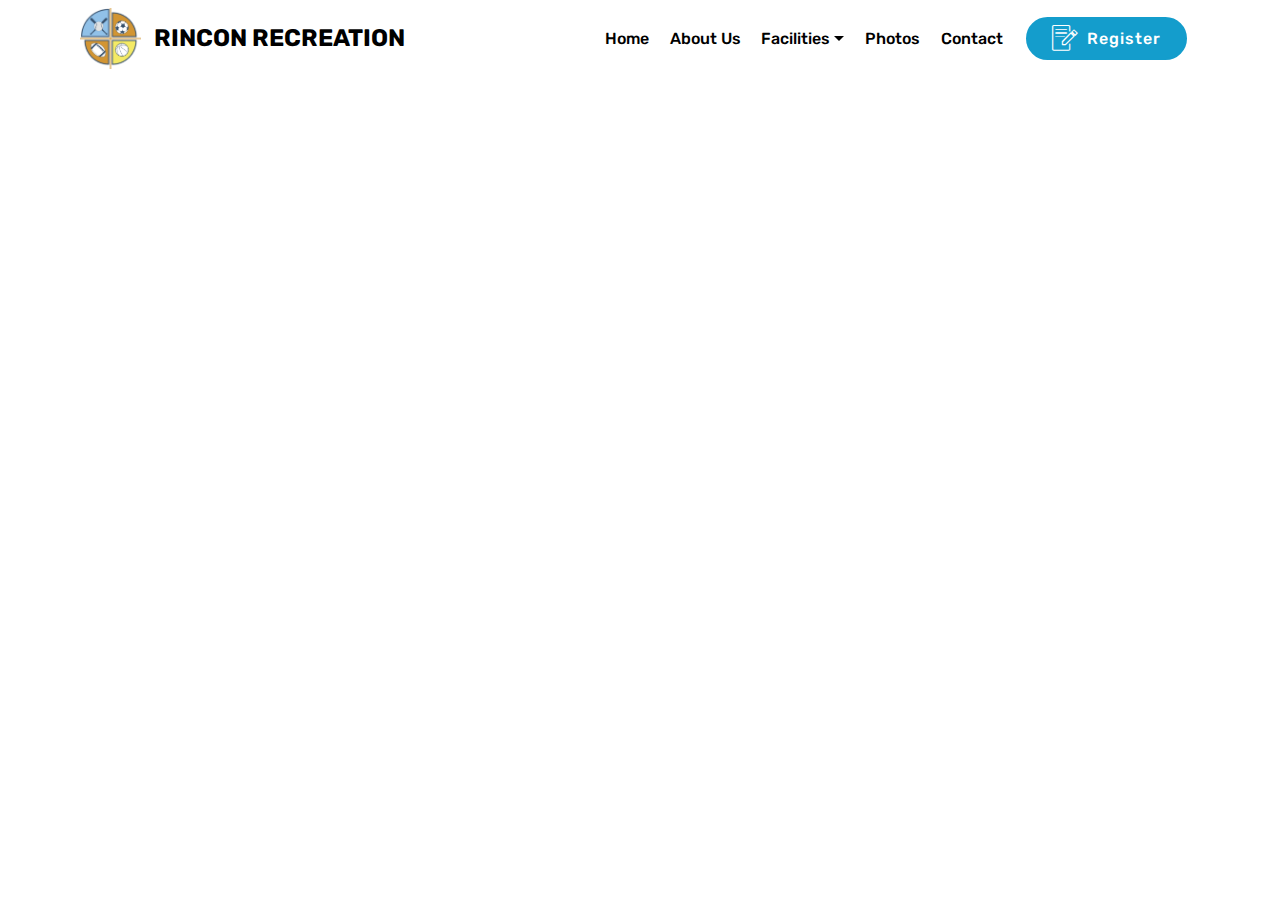
<file: about.html>
<!DOCTYPE html>
<html >
<head>
  <!-- Site made with Mobirise Website Builder v4.5.2, https://mobirise.com -->
  <meta charset="UTF-8">
  <meta http-equiv="X-UA-Compatible" content="IE=edge">
  <meta name="generator" content="Mobirise v4.5.2, mobirise.com">
  <meta name="viewport" content="width=device-width, initial-scale=1, minimum-scale=1">
  <link rel="shortcut icon" href="assets/images/new-rincon-rec-logo-2031x2031.png" type="image/x-icon">
  <meta name="description" content="Website Builder Description">
  <title>About Us</title>
  <link rel="stylesheet" href="assets/web/assets/mobirise-icons/mobirise-icons.css">
  <link rel="stylesheet" href="assets/tether/tether.min.css">
  <link rel="stylesheet" href="assets/bootstrap/css/bootstrap.min.css">
  <link rel="stylesheet" href="assets/bootstrap/css/bootstrap-grid.min.css">
  <link rel="stylesheet" href="assets/bootstrap/css/bootstrap-reboot.min.css">
  <link rel="stylesheet" href="assets/dropdown/css/style.css">
  <link rel="stylesheet" href="assets/theme/css/style.css">
  <link rel="stylesheet" href="assets/mobirise/css/mbr-additional.css" type="text/css">
  
  
  
</head>
<body>
<section class="menu cid-qEzjWFO6Ly" once="menu" id="menu2-5" data-rv-view="299">

    

    <nav class="navbar navbar-expand beta-menu navbar-dropdown align-items-center navbar-fixed-top navbar-toggleable-sm">
        <button class="navbar-toggler navbar-toggler-right" type="button" data-toggle="collapse" data-target="#navbarSupportedContent" aria-controls="navbarSupportedContent" aria-expanded="false" aria-label="Toggle navigation">
            <div class="hamburger">
                <span></span>
                <span></span>
                <span></span>
                <span></span>
            </div>
        </button>
        <div class="menu-logo">
            <div class="navbar-brand">
                <span class="navbar-logo">
                    <a href="https://mobirise.com">
                        <img src="assets/images/new-rincon-rec-logo-2031x2031.png" alt="Mobirise" title="" media-simple="true" style="height: 3.8rem;">
                    </a>
                </span>
                <span class="navbar-caption-wrap"><a class="navbar-caption text-black display-5" href="https://mobirise.com">RINCON RECREATION</a></span>
            </div>
        </div>
        <div class="collapse navbar-collapse" id="navbarSupportedContent">
            <ul class="navbar-nav nav-dropdown" data-app-modern-menu="true"><li class="nav-item">
                    <a class="nav-link link text-black display-4" href="index.html">Home</a>
                </li>
                <li class="nav-item">
                    <a class="nav-link link text-black display-4" href="https://mobirise.com">About Us</a>
                </li><li class="nav-item dropdown"><a class="nav-link link text-black dropdown-toggle display-4" href="page2.html" data-toggle="dropdown-submenu" aria-expanded="false">Facilities</a><div class="dropdown-menu"><a class="text-black dropdown-item display-4" href="page2.html#form4-c" aria-expanded="false">Macomber Park</a><a class="text-black dropdown-item display-4" href="facilities.html#form4-g" aria-expanded="false">Veteran's Park</a><a class="text-black dropdown-item display-4" href="page2.html#form4-d" aria-expanded="false">Hinely Center</a><a class="text-black dropdown-item display-4" href="facilities.html#form4-f" aria-expanded="false">Patriot's Park</a><a class="text-black dropdown-item display-4" href="facilities.html#form4-e" aria-expanded="false">Freedom Park</a><a class="text-black dropdown-item display-4" href="facilities.html#form4-k" aria-expanded="false">Giles Park</a></div></li><li class="nav-item"><a class="nav-link link text-black display-4" href="photos.html">Photos</a></li><li class="nav-item"><a class="nav-link link text-black display-4" href="contact.html">Contact</a></li></ul>
            <div class="navbar-buttons mbr-section-btn"><a class="btn btn-sm btn-primary display-4" href="https://register.communitypass.net/reg/login.cfm?cuBOB%2Fjd0p4trnasCJNBkrfRqBNcC8M1ugTdgJwcwqnC3YUEwtm0ub%2F%2FJA%3D%3D"><span class="mbri-edit mbr-iconfont mbr-iconfont-btn"></span>
                    Register</a></div>
        </div>
    </nav>
</section>


  <section class="engine"><a href="https://mobirise.co">Mobirise</a></section><script src="assets/web/assets/jquery/jquery.min.js"></script>
  <script src="assets/popper/popper.min.js"></script>
  <script src="assets/tether/tether.min.js"></script>
  <script src="assets/bootstrap/js/bootstrap.min.js"></script>
  <script src="assets/smoothscroll/smooth-scroll.js"></script>
  <script src="assets/dropdown/js/script.min.js"></script>
  <script src="assets/touchswipe/jquery.touch-swipe.min.js"></script>
  <script src="assets/theme/js/script.js"></script>
  
  
</body>
</html>
</file>
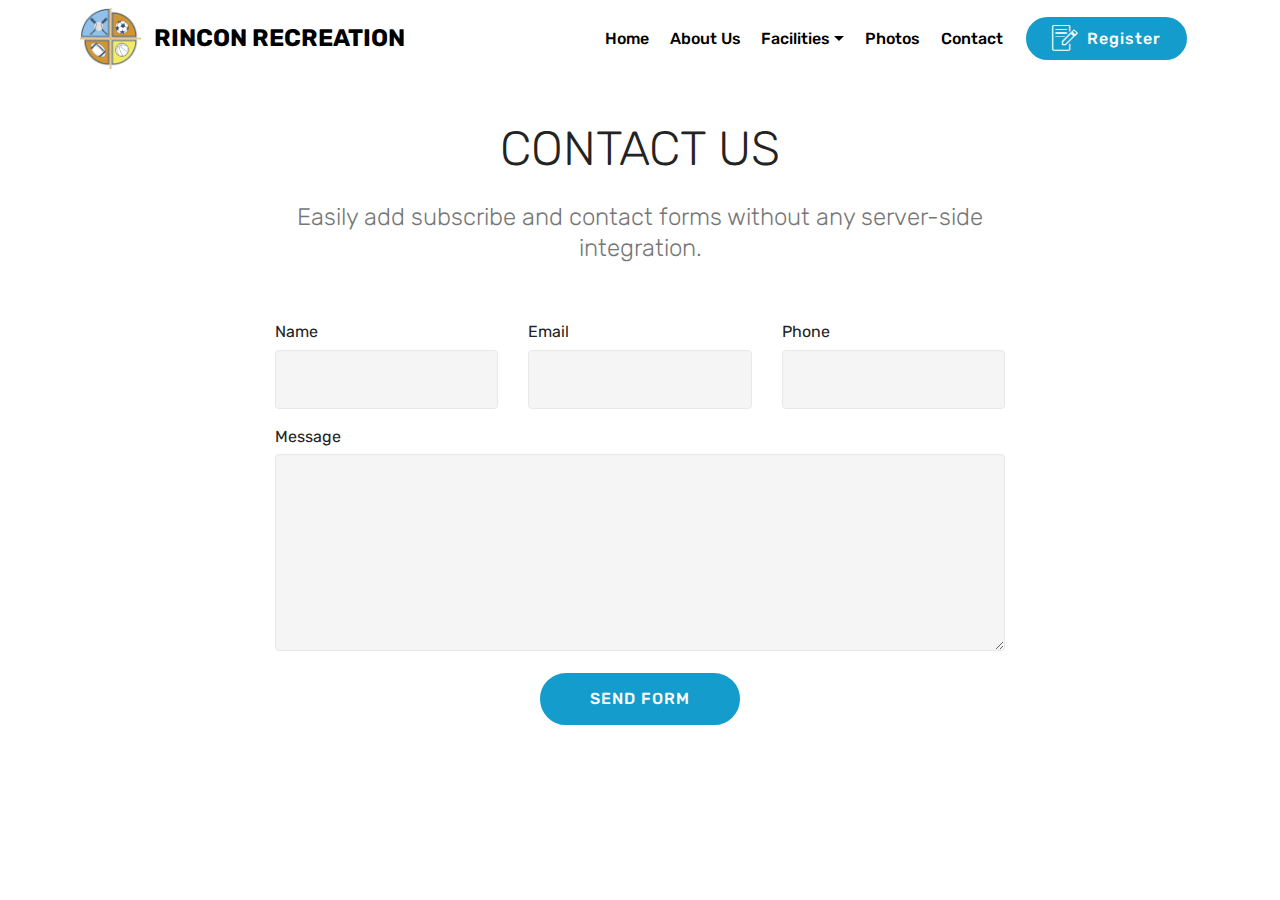
<file: contact.html>
<!DOCTYPE html>
<html >
<head>
  <!-- Site made with Mobirise Website Builder v4.5.2, https://mobirise.com -->
  <meta charset="UTF-8">
  <meta http-equiv="X-UA-Compatible" content="IE=edge">
  <meta name="generator" content="Mobirise v4.5.2, mobirise.com">
  <meta name="viewport" content="width=device-width, initial-scale=1, minimum-scale=1">
  <link rel="shortcut icon" href="assets/images/new-rincon-rec-logo-2031x2031.png" type="image/x-icon">
  <meta name="description" content="Web Builder Description">
  <title>Contact</title>
  <link rel="stylesheet" href="assets/web/assets/mobirise-icons/mobirise-icons.css">
  <link rel="stylesheet" href="assets/tether/tether.min.css">
  <link rel="stylesheet" href="assets/bootstrap/css/bootstrap.min.css">
  <link rel="stylesheet" href="assets/bootstrap/css/bootstrap-grid.min.css">
  <link rel="stylesheet" href="assets/bootstrap/css/bootstrap-reboot.min.css">
  <link rel="stylesheet" href="assets/dropdown/css/style.css">
  <link rel="stylesheet" href="assets/theme/css/style.css">
  <link rel="stylesheet" href="assets/mobirise/css/mbr-additional.css" type="text/css">
  
  
  
</head>
<body>
<section class="menu cid-qEzjWFO6Ly" once="menu" id="menu2-8" data-rv-view="301">

    

    <nav class="navbar navbar-expand beta-menu navbar-dropdown align-items-center navbar-fixed-top navbar-toggleable-sm">
        <button class="navbar-toggler navbar-toggler-right" type="button" data-toggle="collapse" data-target="#navbarSupportedContent" aria-controls="navbarSupportedContent" aria-expanded="false" aria-label="Toggle navigation">
            <div class="hamburger">
                <span></span>
                <span></span>
                <span></span>
                <span></span>
            </div>
        </button>
        <div class="menu-logo">
            <div class="navbar-brand">
                <span class="navbar-logo">
                    <a href="https://mobirise.com">
                        <img src="assets/images/new-rincon-rec-logo-2031x2031.png" alt="Mobirise" title="" media-simple="true" style="height: 3.8rem;">
                    </a>
                </span>
                <span class="navbar-caption-wrap"><a class="navbar-caption text-black display-5" href="https://mobirise.com">RINCON RECREATION</a></span>
            </div>
        </div>
        <div class="collapse navbar-collapse" id="navbarSupportedContent">
            <ul class="navbar-nav nav-dropdown" data-app-modern-menu="true"><li class="nav-item">
                    <a class="nav-link link text-black display-4" href="index.html">Home</a>
                </li>
                <li class="nav-item">
                    <a class="nav-link link text-black display-4" href="https://mobirise.com">About Us</a>
                </li><li class="nav-item dropdown"><a class="nav-link link text-black dropdown-toggle display-4" href="page2.html" data-toggle="dropdown-submenu" aria-expanded="false">Facilities</a><div class="dropdown-menu"><a class="text-black dropdown-item display-4" href="page2.html#form4-c" aria-expanded="false">Macomber Park</a><a class="text-black dropdown-item display-4" href="facilities.html#form4-g" aria-expanded="false">Veteran's Park</a><a class="text-black dropdown-item display-4" href="page2.html#form4-d" aria-expanded="false">Hinely Center</a><a class="text-black dropdown-item display-4" href="facilities.html#form4-f" aria-expanded="false">Patriot's Park</a><a class="text-black dropdown-item display-4" href="facilities.html#form4-e" aria-expanded="false">Freedom Park</a><a class="text-black dropdown-item display-4" href="facilities.html#form4-k" aria-expanded="false">Giles Park</a></div></li><li class="nav-item"><a class="nav-link link text-black display-4" href="photos.html">Photos</a></li><li class="nav-item"><a class="nav-link link text-black display-4" href="contact.html">Contact</a></li></ul>
            <div class="navbar-buttons mbr-section-btn"><a class="btn btn-sm btn-primary display-4" href="https://register.communitypass.net/reg/login.cfm?cuBOB%2Fjd0p4trnasCJNBkrfRqBNcC8M1ugTdgJwcwqnC3YUEwtm0ub%2F%2FJA%3D%3D"><span class="mbri-edit mbr-iconfont mbr-iconfont-btn"></span>
                    Register</a></div>
        </div>
    </nav>
</section>

<section class="engine"><a href="https://mobirise.co/m">bootstrap table</a></section><section class="mbr-section form1 cid-qEzAK7lQED" id="form1-j" data-rv-view="303">

    

    
    <div class="container">
        <div class="row justify-content-center">
            <div class="title col-12 col-lg-8">
                <h2 class="mbr-section-title align-center pb-3 mbr-fonts-style display-2">CONTACT US</h2>
                <h3 class="mbr-section-subtitle align-center mbr-light pb-3 mbr-fonts-style display-5">Easily add subscribe and contact forms without any server-side integration.</h3>
            </div>
        </div>
    </div>
    <div class="container">
        <div class="row justify-content-center">
            <div class="media-container-column col-lg-8" data-form-type="formoid">
                    <div data-form-alert="" hidden="">Thanks for contacting us! We will get back to you as quick as possible.</div>
            
                    <form class="mbr-form" action="https://mobirise.com/" method="post" data-form-title="Mobirise Form"><input type="hidden" data-form-email="true" value="DDPu3g7Sd3pBl290QYPwYE22H5bmH7qpBgssx0DQPhLXrrqYOgxCgG9x0usiqcofXvHNZuCskHeuwJEppp3Ap1LWRauIgHiiKJMNNVROhzYPiV5Vz3hUu+1UDjcjEQoL">
                        <div class="row row-sm-offset">
                            <div class="col-md-4 multi-horizontal" data-for="name">
                                <div class="form-group">
                                    <label class="form-control-label mbr-fonts-style display-7" for="name-form1-j">Name</label>
                                    <input type="text" class="form-control" name="name" data-form-field="Name" required="" id="name-form1-j">
                                </div>
                            </div>
                            <div class="col-md-4 multi-horizontal" data-for="email">
                                <div class="form-group">
                                    <label class="form-control-label mbr-fonts-style display-7" for="email-form1-j">Email</label>
                                    <input type="email" class="form-control" name="email" data-form-field="Email" required="" id="email-form1-j">
                                </div>
                            </div>
                            <div class="col-md-4 multi-horizontal" data-for="phone">
                                <div class="form-group">
                                    <label class="form-control-label mbr-fonts-style display-7" for="phone-form1-j">Phone</label>
                                    <input type="tel" class="form-control" name="phone" data-form-field="Phone" id="phone-form1-j">
                                </div>
                            </div>
                        </div>
                        <div class="form-group" data-for="message">
                            <label class="form-control-label mbr-fonts-style display-7" for="message-form1-j">Message</label>
                            <textarea type="text" class="form-control" name="message" rows="7" data-form-field="Message" id="message-form1-j"></textarea>
                        </div>
            
                        <span class="input-group-btn"><button href="" type="submit" class="btn btn-primary btn-form display-4">SEND FORM</button></span>
                    </form>
            </div>
        </div>
    </div>
</section>


  <script src="assets/web/assets/jquery/jquery.min.js"></script>
  <script src="assets/popper/popper.min.js"></script>
  <script src="assets/tether/tether.min.js"></script>
  <script src="assets/bootstrap/js/bootstrap.min.js"></script>
  <script src="assets/smoothscroll/smooth-scroll.js"></script>
  <script src="assets/dropdown/js/script.min.js"></script>
  <script src="assets/touchswipe/jquery.touch-swipe.min.js"></script>
  <script src="assets/theme/js/script.js"></script>
  <script src="assets/formoid/formoid.min.js"></script>
  
  
</body>
</html>
</file>
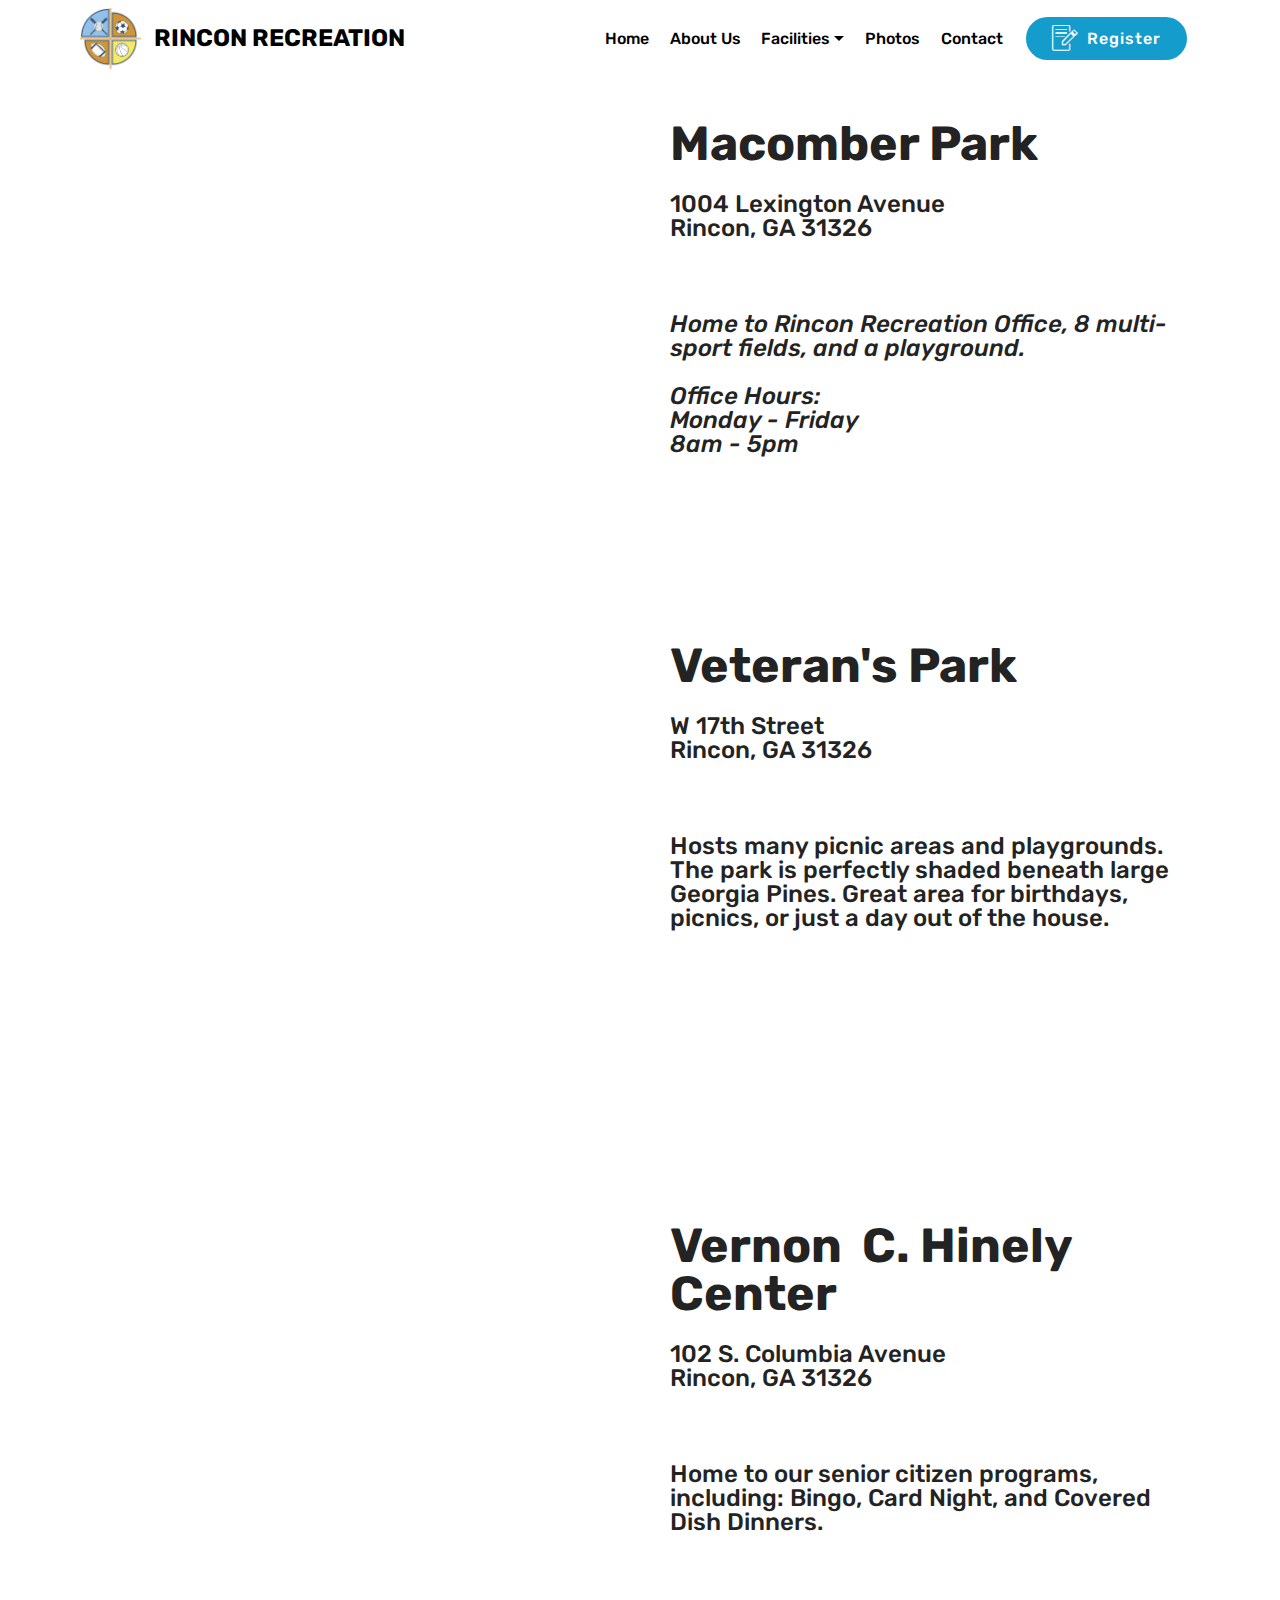
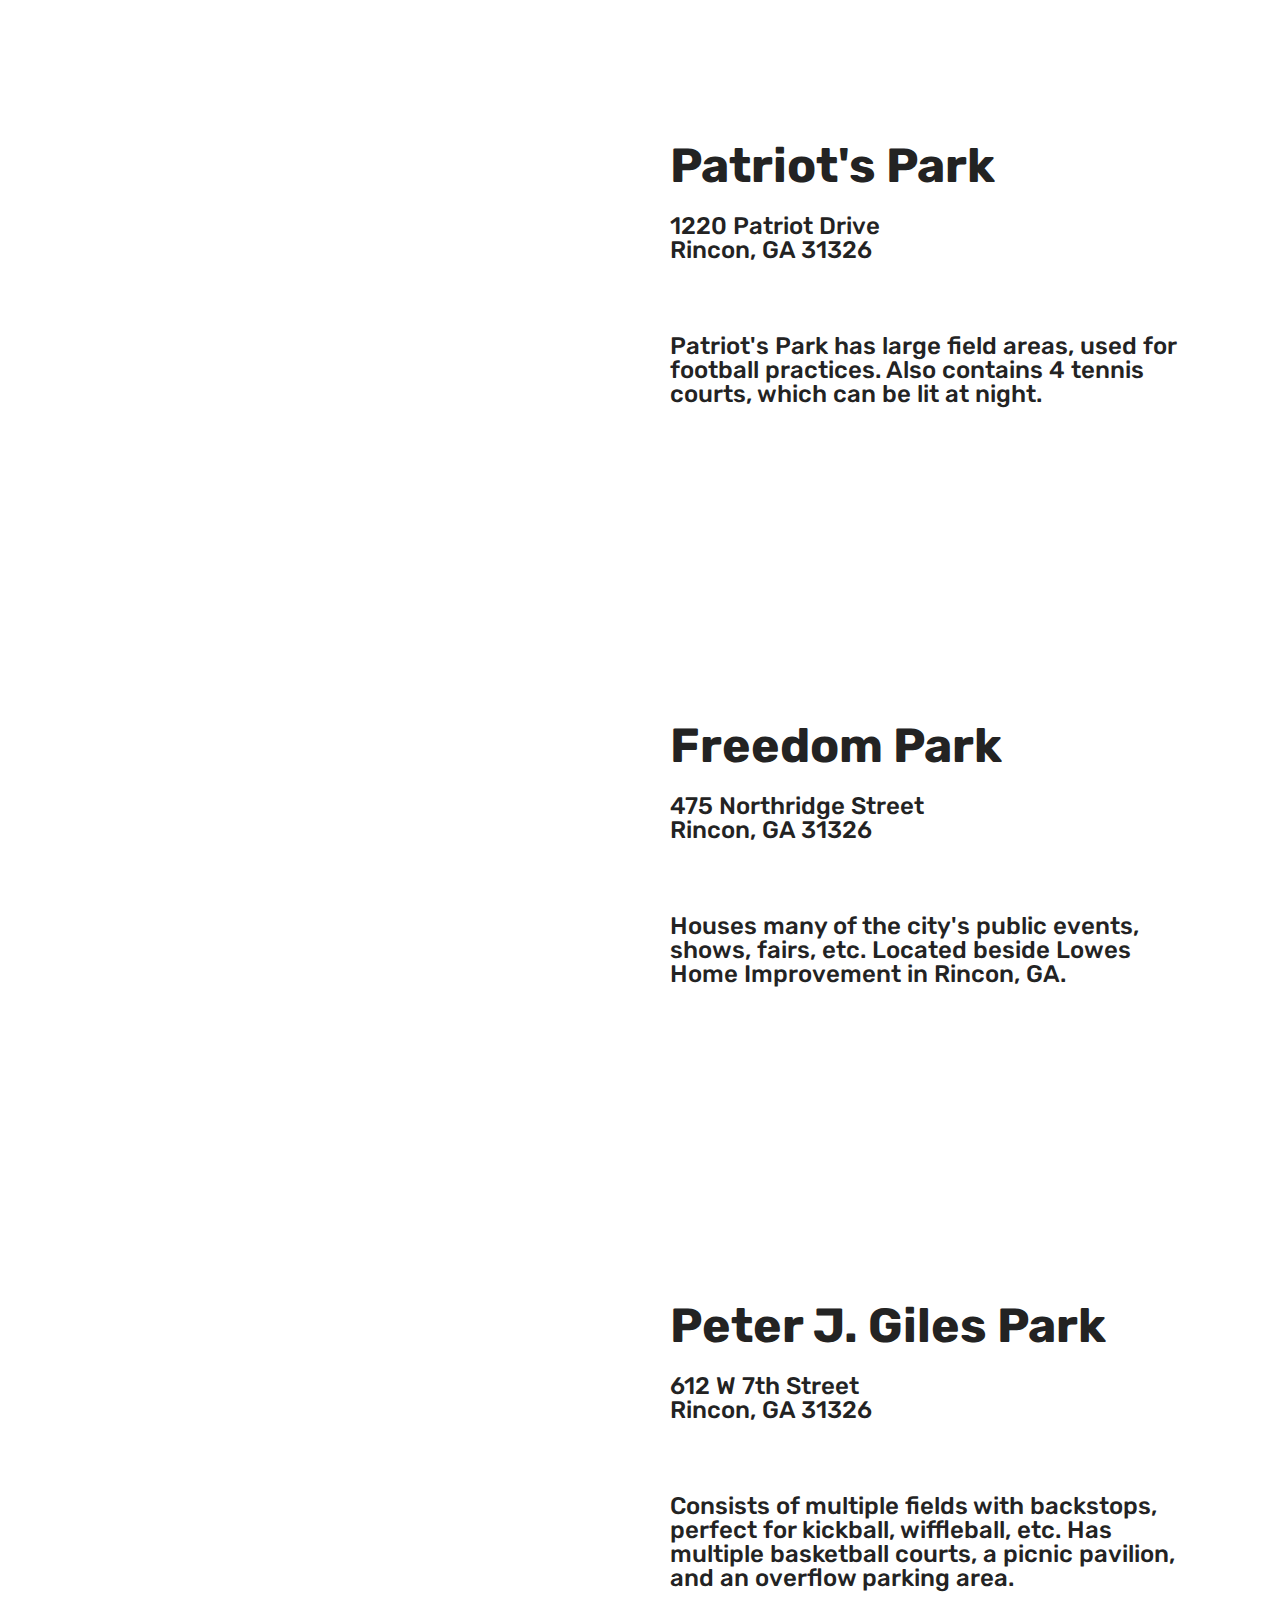
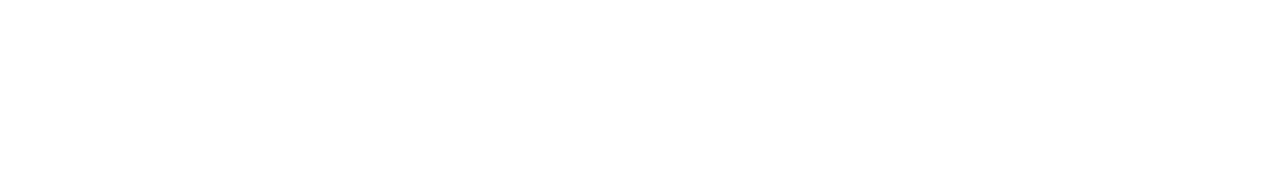
<file: facilities.html>
<!DOCTYPE html>
<html >
<head>
  <!-- Site made with Mobirise Website Builder v4.5.2, https://mobirise.com -->
  <meta charset="UTF-8">
  <meta http-equiv="X-UA-Compatible" content="IE=edge">
  <meta name="generator" content="Mobirise v4.5.2, mobirise.com">
  <meta name="viewport" content="width=device-width, initial-scale=1, minimum-scale=1">
  <link rel="shortcut icon" href="assets/images/new-rincon-rec-logo-2031x2031.png" type="image/x-icon">
  <meta name="description" content="Site Builder Description">
  <title>Facilities</title>
  <link rel="stylesheet" href="assets/web/assets/mobirise-icons/mobirise-icons.css">
  <link rel="stylesheet" href="assets/tether/tether.min.css">
  <link rel="stylesheet" href="assets/bootstrap/css/bootstrap.min.css">
  <link rel="stylesheet" href="assets/bootstrap/css/bootstrap-grid.min.css">
  <link rel="stylesheet" href="assets/bootstrap/css/bootstrap-reboot.min.css">
  <link rel="stylesheet" href="assets/dropdown/css/style.css">
  <link rel="stylesheet" href="assets/theme/css/style.css">
  <link rel="stylesheet" href="assets/mobirise/css/mbr-additional.css" type="text/css">
  
  
  
</head>
<body>
<section class="menu cid-qEzjWFO6Ly" once="menu" id="menu2-6" data-rv-view="279">

    

    <nav class="navbar navbar-expand beta-menu navbar-dropdown align-items-center navbar-fixed-top navbar-toggleable-sm">
        <button class="navbar-toggler navbar-toggler-right" type="button" data-toggle="collapse" data-target="#navbarSupportedContent" aria-controls="navbarSupportedContent" aria-expanded="false" aria-label="Toggle navigation">
            <div class="hamburger">
                <span></span>
                <span></span>
                <span></span>
                <span></span>
            </div>
        </button>
        <div class="menu-logo">
            <div class="navbar-brand">
                <span class="navbar-logo">
                    <a href="https://mobirise.com">
                        <img src="assets/images/new-rincon-rec-logo-2031x2031.png" alt="Mobirise" title="" media-simple="true" style="height: 3.8rem;">
                    </a>
                </span>
                <span class="navbar-caption-wrap"><a class="navbar-caption text-black display-5" href="https://mobirise.com">RINCON RECREATION</a></span>
            </div>
        </div>
        <div class="collapse navbar-collapse" id="navbarSupportedContent">
            <ul class="navbar-nav nav-dropdown" data-app-modern-menu="true"><li class="nav-item">
                    <a class="nav-link link text-black display-4" href="index.html">Home</a>
                </li>
                <li class="nav-item">
                    <a class="nav-link link text-black display-4" href="https://mobirise.com">About Us</a>
                </li><li class="nav-item dropdown"><a class="nav-link link text-black dropdown-toggle display-4" href="page2.html" data-toggle="dropdown-submenu" aria-expanded="false">Facilities</a><div class="dropdown-menu"><a class="text-black dropdown-item display-4" href="page2.html#form4-c" aria-expanded="false">Macomber Park</a><a class="text-black dropdown-item display-4" href="facilities.html#form4-g" aria-expanded="false">Veteran's Park</a><a class="text-black dropdown-item display-4" href="page2.html#form4-d" aria-expanded="false">Hinely Center</a><a class="text-black dropdown-item display-4" href="facilities.html#form4-f" aria-expanded="false">Patriot's Park</a><a class="text-black dropdown-item display-4" href="facilities.html#form4-e" aria-expanded="false">Freedom Park</a><a class="text-black dropdown-item display-4" href="facilities.html#form4-k" aria-expanded="false">Giles Park</a></div></li><li class="nav-item"><a class="nav-link link text-black display-4" href="photos.html">Photos</a></li><li class="nav-item"><a class="nav-link link text-black display-4" href="contact.html">Contact</a></li></ul>
            <div class="navbar-buttons mbr-section-btn"><a class="btn btn-sm btn-primary display-4" href="https://register.communitypass.net/reg/login.cfm?cuBOB%2Fjd0p4trnasCJNBkrfRqBNcC8M1ugTdgJwcwqnC3YUEwtm0ub%2F%2FJA%3D%3D"><span class="mbri-edit mbr-iconfont mbr-iconfont-btn"></span>
                    Register</a></div>
        </div>
    </nav>
</section>

<section class="engine"><a href="https://mobirise.co/o">bootstrap buttons</a></section><section class="mbr-section form4 cid-qEztPtI7Yh" id="form4-c" data-rv-view="281">

    

    
    <div class="container">
        <div class="row">
            <div class="col-md-6">
                <div class="google-map"><iframe frameborder="0" style="border:0" src="https://www.google.com/maps/embed/v1/place?key=AIzaSyA0Dx_boXQiwvdz8sJHoYeZNVTdoWONYkU&amp;q=place_id:ChIJ53iC5xa8-4gRGSdNMh-Fff0" allowfullscreen=""></iframe></div>
            </div>
            <div class="col-md-6">
                <h2 class="pb-3 align-left mbr-fonts-style display-2"><strong>Macomber Park</strong></h2>
                <div>
                    <div class="icon-block pb-3">
                        
                        <h4 class="icon-block__title align-left mbr-fonts-style display-5"><span style="font-style: normal;">1004 Lexington Avenue</span><br><span style="font-style: normal;">Rincon, GA 31326</span><br><span style="font-style: normal;"><br></span><br><br>Home to Rincon Recreation Office, 8 multi-sport fields, and a playground.&nbsp;<br><br>Office Hours:<br>Monday - Friday<br>8am - 5pm<br><br></h4>
                    </div>
                    <div class="icon-contacts pb-3">
                        
                        
                    </div>
                </div>
                
            </div>
        </div>
    </div>
</section>

<section class="mbr-section form4 cid-qEzxy1uQcz" id="form4-g" data-rv-view="284">

    

    
    <div class="container">
        <div class="row">
            <div class="col-md-6">
                <div class="google-map"><iframe frameborder="0" style="border:0" src="https://www.google.com/maps/embed/v1/place?key=AIzaSyA0Dx_boXQiwvdz8sJHoYeZNVTdoWONYkU&amp;q=place_id:ChIJhyCcwGG8-4gRIfWD2Wm94wk" allowfullscreen=""></iframe></div>
            </div>
            <div class="col-md-6">
                <h2 class="pb-3 align-left mbr-fonts-style display-2"><strong>Veteran's Park</strong></h2>
                <div>
                    <div class="icon-block pb-3">
                        
                        <h4 class="icon-block__title align-left mbr-fonts-style display-5"><span style="font-style: normal;">W 17th Street</span><br><span style="font-style: normal;">Rincon, GA 31326</span><br><br><br><br><span style="font-style: normal;">Hosts many picnic areas and playgrounds. The park is perfectly shaded beneath large Georgia Pines. Great area for birthdays, picnics, or just a day out of the house.&nbsp;</span></h4>
                    </div>
                    
                </div>
                
            </div>
        </div>
    </div>
</section>

<section class="mbr-section form4 cid-qEzvEckxtg" id="form4-d" data-rv-view="287">

    

    
    <div class="container">
        <div class="row">
            <div class="col-md-6">
                <div class="google-map"><iframe frameborder="0" style="border:0" src="https://www.google.com/maps/embed/v1/place?key=AIzaSyA0Dx_boXQiwvdz8sJHoYeZNVTdoWONYkU&amp;q=place_id:EikxMDIgUyBDb2x1bWJpYSBBdmUsIFJpbmNvbiwgR0EgMzEzMjYsIFVTQQ" allowfullscreen=""></iframe></div>
            </div>
            <div class="col-md-6">
                <h2 class="pb-3 align-left mbr-fonts-style display-2"><strong>Vernon &nbsp;C. Hinely Center</strong></h2>
                <div>
                    <div class="icon-block pb-3">
                        
                        <h4 class="icon-block__title align-left mbr-fonts-style display-5"><span style="font-style: normal;">102 S. Columbia Avenue</span><br><span style="font-style: normal;">Rincon, GA 31326</span><br><span style="font-style: normal;"><br></span><br><br><span style="font-style: normal;">Home to our senior citizen programs, including: Bingo, Card Night, and Covered Dish Dinners.&nbsp;</span><br></h4>
                    </div>
                    <div class="icon-contacts pb-3">
                        
                        
                    </div>
                </div>
                
            </div>
        </div>
    </div>
</section>

<section class="mbr-section form4 cid-qEzxw5wPdj" id="form4-f" data-rv-view="290">

    

    
    <div class="container">
        <div class="row">
            <div class="col-md-6">
                <div class="google-map"><iframe frameborder="0" style="border:0" src="https://www.google.com/maps/embed/v1/place?key=AIzaSyA0Dx_boXQiwvdz8sJHoYeZNVTdoWONYkU&amp;q=place_id:EiYxMjIwIFBhdHJpb3QgRHIsIFJpbmNvbiwgR0EgMzEzMjYsIFVTQQ" allowfullscreen=""></iframe></div>
            </div>
            <div class="col-md-6">
                <h2 class="pb-3 align-left mbr-fonts-style display-2"><strong>Patriot's Park</strong></h2>
                <div>
                    <div class="icon-block pb-3">
                        
                        <h4 class="icon-block__title align-left mbr-fonts-style display-5"><span style="font-style: normal;">1220 Patriot Drive</span><br><span style="font-style: normal;">Rincon, GA 31326</span><br><br><br><br><span style="font-style: normal;">Patriot's Park has large field areas, used for football practices. Also contains 4 tennis courts, which can be lit at night.</span></h4>
                    </div>
                    
                </div>
                
            </div>
        </div>
    </div>
</section>

<section class="mbr-section form4 cid-qEzxviKCtK" id="form4-e" data-rv-view="293">

    

    
    <div class="container">
        <div class="row">
            <div class="col-md-6">
                <div class="google-map"><iframe frameborder="0" style="border:0" src="https://www.google.com/maps/embed/v1/place?key=AIzaSyA0Dx_boXQiwvdz8sJHoYeZNVTdoWONYkU&amp;q=place_id:ChIJ83ALXfO8-4gRfReuD8szmO0" allowfullscreen=""></iframe></div>
            </div>
            <div class="col-md-6">
                <h2 class="pb-3 align-left mbr-fonts-style display-2"><strong>Freedom Park</strong></h2>
                <div>
                    <div class="icon-block pb-3">
                        
                        <h4 class="icon-block__title align-left mbr-fonts-style display-5"><span style="font-style: normal;">475 Northridge Street</span><br><span style="font-style: normal;">Rincon, GA 31326<br></span><br><br><br><span style="font-style: normal;">Houses many of the city's public events, shows, fairs, etc. Located beside Lowes Home Improvement in Rincon, GA.&nbsp;</span></h4>
                    </div>
                    
                </div>
                
            </div>
        </div>
    </div>
</section>

<section class="mbr-section form4 cid-qF2lT9f09Z" id="form4-k" data-rv-view="296">

    

    
    <div class="container">
        <div class="row">
            <div class="col-md-6">
                <div class="google-map"><iframe frameborder="0" style="border:0" src="https://www.google.com/maps/embed/v1/place?key=AIzaSyA0Dx_boXQiwvdz8sJHoYeZNVTdoWONYkU&amp;q=place_id:EiM2MTIgVyA3dGggU3QsIFJpbmNvbiwgR0EgMzEzMjYsIFVTQQ" allowfullscreen=""></iframe></div>
            </div>
            <div class="col-md-6">
                <h2 class="pb-3 align-left mbr-fonts-style display-2"><strong>Peter J. Giles Park</strong></h2>
                <div>
                    <div class="icon-block pb-3">
                        
                        <h4 class="icon-block__title align-left mbr-fonts-style display-5"><span style="font-style: normal;">612 W 7th Street</span><br><span style="font-style: normal;">Rincon, GA 31326</span><br><br><br><br><span style="font-style: normal;">Consists of multiple fields with backstops, perfect for kickball, wiffleball, etc. Has multiple basketball courts, a picnic pavilion, and an overflow parking area.</span></h4>
                    </div>
                    
                </div>
                
            </div>
        </div>
    </div>
</section>


  <script src="assets/web/assets/jquery/jquery.min.js"></script>
  <script src="assets/popper/popper.min.js"></script>
  <script src="assets/tether/tether.min.js"></script>
  <script src="assets/bootstrap/js/bootstrap.min.js"></script>
  <script src="assets/smoothscroll/smooth-scroll.js"></script>
  <script src="assets/dropdown/js/script.min.js"></script>
  <script src="assets/touchswipe/jquery.touch-swipe.min.js"></script>
  <script src="assets/theme/js/script.js"></script>
  <script src="assets/formoid/formoid.min.js"></script>
  
  
</body>
</html>
</file>
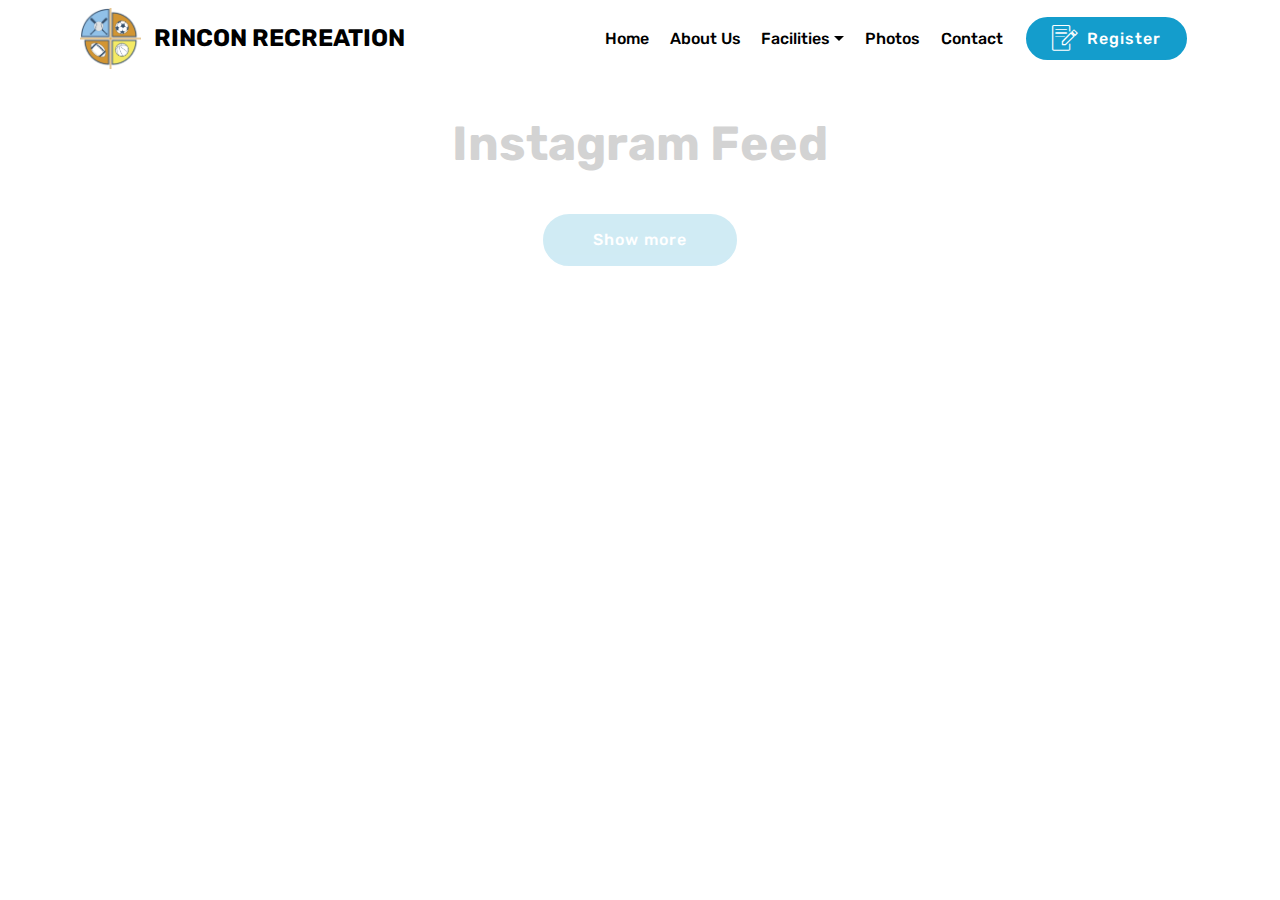
<file: photos.html>
<!DOCTYPE html>
<html >
<head>
  <!-- Site made with Mobirise Website Builder v4.5.2, https://mobirise.com -->
  <meta charset="UTF-8">
  <meta http-equiv="X-UA-Compatible" content="IE=edge">
  <meta name="generator" content="Mobirise v4.5.2, mobirise.com">
  <meta name="viewport" content="width=device-width, initial-scale=1, minimum-scale=1">
  <link rel="shortcut icon" href="assets/images/new-rincon-rec-logo-2031x2031.png" type="image/x-icon">
  <meta name="description" content="Site Generator Description">
  <title>Photos</title>
  <link rel="stylesheet" href="assets/web/assets/mobirise-icons/mobirise-icons.css">
  <link rel="stylesheet" href="assets/tether/tether.min.css">
  <link rel="stylesheet" href="assets/bootstrap/css/bootstrap.min.css">
  <link rel="stylesheet" href="assets/bootstrap/css/bootstrap-grid.min.css">
  <link rel="stylesheet" href="assets/bootstrap/css/bootstrap-reboot.min.css">
  <link rel="stylesheet" href="assets/dropdown/css/style.css">
  <link rel="stylesheet" href="assets/style.css">
  <link rel="stylesheet" href="assets/slick.css">
  <link rel="stylesheet" href="assets/theme/css/style.css">
  <link rel="stylesheet" href="assets/mobirise/css/mbr-additional.css" type="text/css">
  
  
  
</head>
<body>
<section class="menu cid-qEzjWFO6Ly" once="menu" id="menu2-7" data-rv-view="277">

    

    <nav class="navbar navbar-expand beta-menu navbar-dropdown align-items-center navbar-fixed-top navbar-toggleable-sm">
        <button class="navbar-toggler navbar-toggler-right" type="button" data-toggle="collapse" data-target="#navbarSupportedContent" aria-controls="navbarSupportedContent" aria-expanded="false" aria-label="Toggle navigation">
            <div class="hamburger">
                <span></span>
                <span></span>
                <span></span>
                <span></span>
            </div>
        </button>
        <div class="menu-logo">
            <div class="navbar-brand">
                <span class="navbar-logo">
                    <a href="https://mobirise.com">
                        <img src="assets/images/new-rincon-rec-logo-2031x2031.png" alt="Mobirise" title="" media-simple="true" style="height: 3.8rem;">
                    </a>
                </span>
                <span class="navbar-caption-wrap"><a class="navbar-caption text-black display-5" href="https://mobirise.com">RINCON RECREATION</a></span>
            </div>
        </div>
        <div class="collapse navbar-collapse" id="navbarSupportedContent">
            <ul class="navbar-nav nav-dropdown" data-app-modern-menu="true"><li class="nav-item">
                    <a class="nav-link link text-black display-4" href="index.html">Home</a>
                </li>
                <li class="nav-item">
                    <a class="nav-link link text-black display-4" href="https://mobirise.com">About Us</a>
                </li><li class="nav-item dropdown"><a class="nav-link link text-black dropdown-toggle display-4" href="page2.html" data-toggle="dropdown-submenu" aria-expanded="false">Facilities</a><div class="dropdown-menu"><a class="text-black dropdown-item display-4" href="page2.html#form4-c" aria-expanded="false">Macomber Park</a><a class="text-black dropdown-item display-4" href="facilities.html#form4-g" aria-expanded="false">Veteran's Park</a><a class="text-black dropdown-item display-4" href="page2.html#form4-d" aria-expanded="false">Hinely Center</a><a class="text-black dropdown-item display-4" href="facilities.html#form4-f" aria-expanded="false">Patriot's Park</a><a class="text-black dropdown-item display-4" href="facilities.html#form4-e" aria-expanded="false">Freedom Park</a><a class="text-black dropdown-item display-4" href="facilities.html#form4-k" aria-expanded="false">Giles Park</a></div></li><li class="nav-item"><a class="nav-link link text-black display-4" href="photos.html">Photos</a></li><li class="nav-item"><a class="nav-link link text-black display-4" href="contact.html">Contact</a></li></ul>
            <div class="navbar-buttons mbr-section-btn"><a class="btn btn-sm btn-primary display-4" href="https://register.communitypass.net/reg/login.cfm?cuBOB%2Fjd0p4trnasCJNBkrfRqBNcC8M1ugTdgJwcwqnC3YUEwtm0ub%2F%2FJA%3D%3D"><span class="mbri-edit mbr-iconfont mbr-iconfont-btn"></span>
                    Register</a></div>
        </div>
    </nav>
</section>

<section class="engine"><a href="https://mobirise.co/o">bootstrap buttons</a></section><section class="mbr-instagram-feed" data-rows="2" data-per-row-slider="" data-spacing="1" data-full-width="true" data-token="3915742596.727bfe1.f311a462293d424ca1e0fc8980dbe2be" data-per-row-grid="4" id="instagram-feed-block-h" data-rv-view="7" style="background-color: rgb(255, 255, 255); padding-top: 120px; padding-bottom: 40px;">
    
    <div class="container container_toggle">
        <div class="row">
            <div class="col">
                <div class="inst">
                    <h1 class="inst__title align-center mbr-fonts-style display-2"><strong>Instagram Feed</strong></h1>
                    <div class="inst__content"></div>
                    <div class="inst__more mbr-section-btn align-center" buttons="0"><a class="btn btn-md btn-primary display-4" href="#">Show more</a></div>
                </div>
            </div>
        </div>
    </div>
</section>


  <script src="assets/web/assets/jquery/jquery.min.js"></script>
  <script src="assets/popper/popper.min.js"></script>
  <script src="assets/tether/tether.min.js"></script>
  <script src="assets/bootstrap/js/bootstrap.min.js"></script>
  <script src="assets/smoothscroll/smooth-scroll.js"></script>
  <script src="assets/dropdown/js/script.min.js"></script>
  <script src="assets/touchswipe/jquery.touch-swipe.min.js"></script>
  <script src="assets/index.js"></script>
  <script src="assets/slick.min.js"></script>
  <script src="assets/theme/js/script.js"></script>
  
  
</body>
</html>
</file>
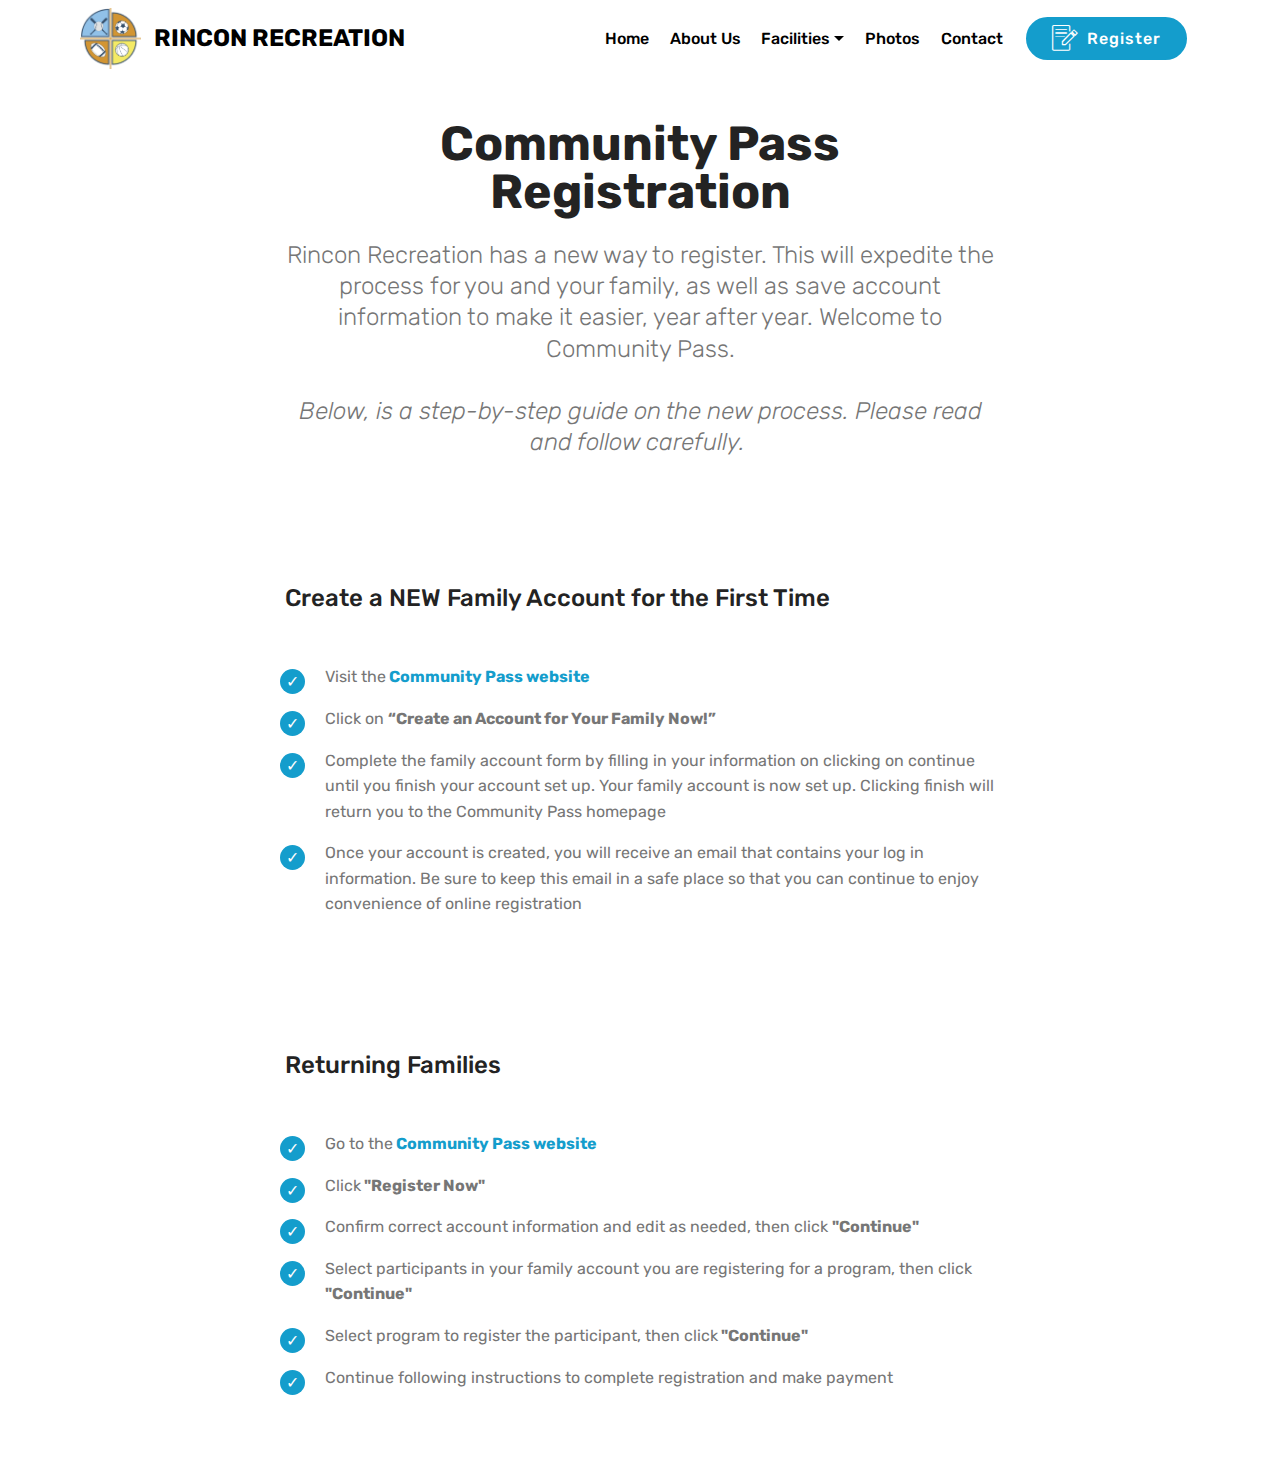
<file: register.html>
<!DOCTYPE html>
<html >
<head>
  <!-- Site made with Mobirise Website Builder v4.5.2, https://mobirise.com -->
  <meta charset="UTF-8">
  <meta http-equiv="X-UA-Compatible" content="IE=edge">
  <meta name="generator" content="Mobirise v4.5.2, mobirise.com">
  <meta name="viewport" content="width=device-width, initial-scale=1, minimum-scale=1">
  <link rel="shortcut icon" href="assets/images/new-rincon-rec-logo-2031x2031.png" type="image/x-icon">
  <meta name="description" content="Site Generator Description">
  <title>Register</title>
  <link rel="stylesheet" href="assets/web/assets/mobirise-icons/mobirise-icons.css">
  <link rel="stylesheet" href="assets/tether/tether.min.css">
  <link rel="stylesheet" href="assets/bootstrap/css/bootstrap.min.css">
  <link rel="stylesheet" href="assets/bootstrap/css/bootstrap-grid.min.css">
  <link rel="stylesheet" href="assets/bootstrap/css/bootstrap-reboot.min.css">
  <link rel="stylesheet" href="assets/dropdown/css/style.css">
  <link rel="stylesheet" href="assets/theme/css/style.css">
  <link rel="stylesheet" href="assets/mobirise/css/mbr-additional.css" type="text/css">
  
  
  
</head>
<body>
<section class="menu cid-qEzjWFO6Ly" once="menu" id="menu2-9" data-rv-view="310">

    

    <nav class="navbar navbar-expand beta-menu navbar-dropdown align-items-center navbar-fixed-top navbar-toggleable-sm">
        <button class="navbar-toggler navbar-toggler-right" type="button" data-toggle="collapse" data-target="#navbarSupportedContent" aria-controls="navbarSupportedContent" aria-expanded="false" aria-label="Toggle navigation">
            <div class="hamburger">
                <span></span>
                <span></span>
                <span></span>
                <span></span>
            </div>
        </button>
        <div class="menu-logo">
            <div class="navbar-brand">
                <span class="navbar-logo">
                    <a href="https://mobirise.com">
                        <img src="assets/images/new-rincon-rec-logo-2031x2031.png" alt="Mobirise" title="" media-simple="true" style="height: 3.8rem;">
                    </a>
                </span>
                <span class="navbar-caption-wrap"><a class="navbar-caption text-black display-5" href="https://mobirise.com">RINCON RECREATION</a></span>
            </div>
        </div>
        <div class="collapse navbar-collapse" id="navbarSupportedContent">
            <ul class="navbar-nav nav-dropdown" data-app-modern-menu="true"><li class="nav-item">
                    <a class="nav-link link text-black display-4" href="index.html">Home</a>
                </li>
                <li class="nav-item">
                    <a class="nav-link link text-black display-4" href="https://mobirise.com">About Us</a>
                </li><li class="nav-item dropdown"><a class="nav-link link text-black dropdown-toggle display-4" href="page2.html" data-toggle="dropdown-submenu" aria-expanded="false">Facilities</a><div class="dropdown-menu"><a class="text-black dropdown-item display-4" href="page2.html#form4-c" aria-expanded="false">Macomber Park</a><a class="text-black dropdown-item display-4" href="facilities.html#form4-g" aria-expanded="false">Veteran's Park</a><a class="text-black dropdown-item display-4" href="page2.html#form4-d" aria-expanded="false">Hinely Center</a><a class="text-black dropdown-item display-4" href="facilities.html#form4-f" aria-expanded="false">Patriot's Park</a><a class="text-black dropdown-item display-4" href="facilities.html#form4-e" aria-expanded="false">Freedom Park</a><a class="text-black dropdown-item display-4" href="facilities.html#form4-k" aria-expanded="false">Giles Park</a></div></li><li class="nav-item"><a class="nav-link link text-black display-4" href="photos.html">Photos</a></li><li class="nav-item"><a class="nav-link link text-black display-4" href="contact.html">Contact</a></li></ul>
            <div class="navbar-buttons mbr-section-btn"><a class="btn btn-sm btn-primary display-4" href="https://register.communitypass.net/reg/login.cfm?cuBOB%2Fjd0p4trnasCJNBkrfRqBNcC8M1ugTdgJwcwqnC3YUEwtm0ub%2F%2FJA%3D%3D"><span class="mbri-edit mbr-iconfont mbr-iconfont-btn"></span>
                    Register</a></div>
        </div>
    </nav>
</section>

<section class="engine"><a href="https://mobirise.co/d">free website software</a></section><section class="mbr-section content4 cid-qF2v1vpfB5" id="content4-q" data-rv-view="306">

    

    <div class="container">
        <div class="media-container-row">
            <div class="title col-12 col-md-8">
                <h2 class="align-center pb-3 mbr-fonts-style display-2"><strong>Community Pass Registration</strong></h2>
                <h3 class="mbr-section-subtitle align-center mbr-light mbr-fonts-style display-5">Rincon Recreation has a new way to register. This will expedite the process for you and your family, as well as save account information to make it easier, year after year. Welcome to Community Pass.<br><br><em>Below, is a step-by-step guide on the new process. Please read and follow carefully.&nbsp;</em></h3>
                
            </div>
        </div>
    </div>
</section>

<section class="mbr-section content4 cid-qF2vUK6Pwk" id="content4-r" data-rv-view="308">

    

    <div class="container">
        <div class="media-container-row">
            <div class="title col-12 col-md-8">
                <h2 class="align-center pb-3 mbr-fonts-style display-5">Create a NEW Family Account for the First Time</h2>
                
                
            </div>
        </div>
    </div>
</section>

<section class="mbr-section article content12 cid-qF2sVF7wf8" id="content12-o" data-rv-view="312">
     

    <div class="container">
        <div class="media-container-row">
            <div class="mbr-text counter-container col-12 col-md-8 mbr-fonts-style display-7">
                <ul>
                    <li>Visit the<strong> <a href="https://register.communitypass.net/reg/login.cfm?cuBOB%2Fjd0p4trnasCJNBkrfRqBNcC8M1ugTdgJwcwqnC3YUEwtm0ub%2F%2FJA%3D%3D" target="_blank"><b>Community Pass website</b></a></strong></li>
                    <li>Click on <strong>“Create an Account for Your Family Now!”</strong></li>
                    <li>Complete the family account form by filling in your information on clicking on continue until you finish your account set up. Your family account is now set up. Clicking finish will return you to the Community Pass homepage</li><li>Once your account is created, you will receive an email that contains your log in information. Be sure to keep this email in a safe place so that you can continue to enjoy convenience of online registration</li>
                </ul>
            </div>
        </div>
    </div>
</section>

<section class="mbr-section content4 cid-qF2w8EfDud" id="content4-s" data-rv-view="313">

    

    <div class="container">
        <div class="media-container-row">
            <div class="title col-12 col-md-8">
                <h2 class="align-center pb-3 mbr-fonts-style display-5">Returning Families</h2>
                
                
            </div>
        </div>
    </div>
</section>

<section class="mbr-section article content12 cid-qF2tBcUgfB" id="content12-p" data-rv-view="315">
     

    <div class="container">
        <div class="media-container-row">
            <div class="mbr-text counter-container col-12 col-md-8 mbr-fonts-style display-7">
                <ul>
                    <li><span style="font-size: 1rem;">Go to the<strong> </strong></span><span style="font-size: 1rem;"><a href="https://register.communitypass.net/reg/login.cfm?cuBOB%2Fjd0p4trnasCJNBkrfRqBNcC8M1ugTdgJwcwqnC3YUEwtm0ub%2F%2FJA%3D%3D" target="_blank"><strong>Community Pass website</strong></a></span><br></li><a href="https://register.communitypass.net/reg/login.cfm?cuBOB%2Fjd0p4trnasCJNBkrfRqBNcC8M1ugTdgJwcwqnC3YUEwtm0ub%2F%2FJA%3D%3D" target="_blank">
                    </a><li>Click<strong> "Register Now"</strong></li><li>Confirm correct account information and edit as needed, then click <strong>"Continue"</strong></li><li>Select participants in your family account you are registering for a program, then click<strong> "Continue"</strong></li><li>Select program to register the participant, then click<strong> "Continue"</strong></li><li>Continue following instructions to complete registration and make payment</li>
                </ul>
            </div>
        </div>
    </div>
</section>


  <script src="assets/web/assets/jquery/jquery.min.js"></script>
  <script src="assets/popper/popper.min.js"></script>
  <script src="assets/tether/tether.min.js"></script>
  <script src="assets/bootstrap/js/bootstrap.min.js"></script>
  <script src="assets/smoothscroll/smooth-scroll.js"></script>
  <script src="assets/dropdown/js/script.min.js"></script>
  <script src="assets/touchswipe/jquery.touch-swipe.min.js"></script>
  <script src="assets/theme/js/script.js"></script>
  
  
</body>
</html>
</file>
<file: assets/web/assets/mobirise-icons/mobirise-icons.css>
@font-face {
  font-family: 'MobiriseIcons';
  src:  url('mobirise-icons.eot?spat4u');
  src:  url('mobirise-icons.eot?spat4u#iefix') format('embedded-opentype'),
    url('mobirise-icons.ttf?spat4u') format('truetype'),
    url('mobirise-icons.woff?spat4u') format('woff'),
    url('mobirise-icons.svg?spat4u#MobiriseIcons') format('svg');
  font-weight: normal;
  font-style: normal;
}

[class^="mbri-"], [class*=" mbri-"] {
  /* use !important to prevent issues with browser extensions that change fonts */
  font-family: MobiriseIcons !important;
  speak: none;
  font-style: normal;
  font-weight: normal;
  font-variant: normal;
  text-transform: none;
  line-height: 1;

  /* Better Font Rendering =========== */
  -webkit-font-smoothing: antialiased;
  -moz-osx-font-smoothing: grayscale;
}

.mbri-add-submenu:before {
  content: "\e900";
}
.mbri-alert:before {
  content: "\e901";
}
.mbri-align-center:before {
  content: "\e902";
}
.mbri-align-justify:before {
  content: "\e903";
}
.mbri-align-left:before {
  content: "\e904";
}
.mbri-align-right:before {
  content: "\e905";
}
.mbri-android:before {
  content: "\e906";
}
.mbri-apple:before {
  content: "\e907";
}
.mbri-arrow-down:before {
  content: "\e908";
}
.mbri-arrow-next:before {
  content: "\e909";
}
.mbri-arrow-prev:before {
  content: "\e90a";
}
.mbri-arrow-up:before {
  content: "\e90b";
}
.mbri-bold:before {
  content: "\e90c";
}
.mbri-bookmark:before {
  content: "\e90d";
}
.mbri-bootstrap:before {
  content: "\e90e";
}
.mbri-briefcase:before {
  content: "\e90f";
}
.mbri-browse:before {
  content: "\e910";
}
.mbri-bulleted-list:before {
  content: "\e911";
}
.mbri-calendar:before {
  content: "\e912";
}
.mbri-camera:before {
  content: "\e913";
}
.mbri-cart-add:before {
  content: "\e914";
}
.mbri-cart-full:before {
  content: "\e915";
}
.mbri-cash:before {
  content: "\e916";
}
.mbri-change-style:before {
  content: "\e917";
}
.mbri-chat:before {
  content: "\e918";
}
.mbri-clock:before {
  content: "\e919";
}
.mbri-close:before {
  content: "\e91a";
}
.mbri-cloud:before {
  content: "\e91b";
}
.mbri-code:before {
  content: "\e91c";
}
.mbri-contact-form:before {
  content: "\e91d";
}
.mbri-credit-card:before {
  content: "\e91e";
}
.mbri-cursor-click:before {
  content: "\e91f";
}
.mbri-cust-feedback:before {
  content: "\e920";
}
.mbri-database:before {
  content: "\e921";
}
.mbri-delivery:before {
  content: "\e922";
}
.mbri-desktop:before {
  content: "\e923";
}
.mbri-devices:before {
  content: "\e924";
}
.mbri-down:before {
  content: "\e925";
}
.mbri-download:before {
  content: "\e989";
}
.mbri-drag-n-drop:before {
  content: "\e927";
}
.mbri-drag-n-drop2:before {
  content: "\e928";
}
.mbri-edit:before {
  content: "\e929";
}
.mbri-edit2:before {
  content: "\e92a";
}
.mbri-error:before {
  content: "\e92b";
}
.mbri-extension:before {
  content: "\e92c";
}
.mbri-features:before {
  content: "\e92d";
}
.mbri-file:before {
  content: "\e92e";
}
.mbri-flag:before {
  content: "\e92f";
}
.mbri-folder:before {
  content: "\e930";
}
.mbri-gift:before {
  content: "\e931";
}
.mbri-github:before {
  content: "\e932";
}
.mbri-globe:before {
  content: "\e933";
}
.mbri-globe-2:before {
  content: "\e934";
}
.mbri-growing-chart:before {
  content: "\e935";
}
.mbri-hearth:before {
  content: "\e936";
}
.mbri-help:before {
  content: "\e937";
}
.mbri-home:before {
  content: "\e938";
}
.mbri-hot-cup:before {
  content: "\e939";
}
.mbri-idea:before {
  content: "\e93a";
}
.mbri-image-gallery:before {
  content: "\e93b";
}
.mbri-image-slider:before {
  content: "\e93c";
}
.mbri-info:before {
  content: "\e93d";
}
.mbri-italic:before {
  content: "\e93e";
}
.mbri-key:before {
  content: "\e93f";
}
.mbri-laptop:before {
  content: "\e940";
}
.mbri-layers:before {
  content: "\e941";
}
.mbri-left-right:before {
  content: "\e942";
}
.mbri-left:before {
  content: "\e943";
}
.mbri-letter:before {
  content: "\e944";
}
.mbri-like:before {
  content: "\e945";
}
.mbri-link:before {
  content: "\e946";
}
.mbri-lock:before {
  content: "\e947";
}
.mbri-login:before {
  content: "\e948";
}
.mbri-logout:before {
  content: "\e949";
}
.mbri-magic-stick:before {
  content: "\e94a";
}
.mbri-map-pin:before {
  content: "\e94b";
}
.mbri-menu:before {
  content: "\e94c";
}
.mbri-mobile:before {
  content: "\e94d";
}
.mbri-mobile2:before {
  content: "\e94e";
}
.mbri-mobirise:before {
  content: "\e94f";
}
.mbri-more-horizontal:before {
  content: "\e950";
}
.mbri-more-vertical:before {
  content: "\e951";
}
.mbri-music:before {
  content: "\e952";
}
.mbri-new-file:before {
  content: "\e953";
}
.mbri-numbered-list:before {
  content: "\e954";
}
.mbri-opened-folder:before {
  content: "\e955";
}
.mbri-pages:before {
  content: "\e956";
}
.mbri-paper-plane:before {
  content: "\e957";
}
.mbri-paperclip:before {
  content: "\e958";
}
.mbri-photo:before {
  content: "\e959";
}
.mbri-photos:before {
  content: "\e95a";
}
.mbri-pin:before {
  content: "\e95b";
}
.mbri-play:before {
  content: "\e95c";
}
.mbri-plus:before {
  content: "\e95d";
}
.mbri-preview:before {
  content: "\e95e";
}
.mbri-print:before {
  content: "\e95f";
}
.mbri-protect:before {
  content: "\e960";
}
.mbri-question:before {
  content: "\e961";
}
.mbri-quote-left:before {
  content: "\e962";
}
.mbri-quote-right:before {
  content: "\e963";
}
.mbri-refresh:before {
  content: "\e964";
}
.mbri-responsive:before {
  content: "\e965";
}
.mbri-right:before {
  content: "\e966";
}
.mbri-rocket:before {
  content: "\e967";
}
.mbri-sad-face:before {
  content: "\e968";
}
.mbri-sale:before {
  content: "\e969";
}
.mbri-save:before {
  content: "\e96a";
}
.mbri-search:before {
  content: "\e96b";
}
.mbri-setting:before {
  content: "\e96c";
}
.mbri-setting2:before {
  content: "\e96d";
}
.mbri-setting3:before {
  content: "\e96e";
}
.mbri-share:before {
  content: "\e96f";
}
.mbri-shopping-bag:before {
  content: "\e970";
}
.mbri-shopping-basket:before {
  content: "\e971";
}
.mbri-shopping-cart:before {
  content: "\e972";
}
.mbri-sites:before {
  content: "\e973";
}
.mbri-smile-face:before {
  content: "\e974";
}
.mbri-speed:before {
  content: "\e975";
}
.mbri-star:before {
  content: "\e976";
}
.mbri-success:before {
  content: "\e977";
}
.mbri-sun:before {
  content: "\e978";
}
.mbri-sun2:before {
  content: "\e979";
}
.mbri-tablet:before {
  content: "\e97a";
}
.mbri-tablet-vertical:before {
  content: "\e97b";
}
.mbri-target:before {
  content: "\e97c";
}
.mbri-timer:before {
  content: "\e97d";
}
.mbri-to-ftp:before {
  content: "\e97e";
}
.mbri-to-local-drive:before {
  content: "\e97f";
}
.mbri-touch-swipe:before {
  content: "\e980";
}
.mbri-touch:before {
  content: "\e981";
}
.mbri-trash:before {
  content: "\e982";
}
.mbri-underline:before {
  content: "\e983";
}
.mbri-unlink:before {
  content: "\e984";
}
.mbri-unlock:before {
  content: "\e985";
}
.mbri-up-down:before {
  content: "\e986";
}
.mbri-up:before {
  content: "\e987";
}
.mbri-update:before {
  content: "\e988";
}
.mbri-upload:before {
 content: "\e926"; 
}
.mbri-user:before {
  content: "\e98a";
}
.mbri-user2:before {
  content: "\e98b";
}
.mbri-users:before {
  content: "\e98c";
}
.mbri-video:before {
  content: "\e98d";
}
.mbri-video-play:before {
  content: "\e98e";
}
.mbri-watch:before {
  content: "\e98f";
}
.mbri-website-theme:before {
  content: "\e990";
}
.mbri-wifi:before {
  content: "\e991";
}
.mbri-windows:before {
  content: "\e992";
}
.mbri-zoom-out:before {
  content: "\e993";
}
.mbri-redo:before {
  content: "\e994";
}
.mbri-undo:before {
  content: "\e995";
}
</file>
<file: assets/dropdown/css/style.css>
.navbar-dropdown {
  left: 0;
  padding: 0;
  position: absolute;
  right: 0;
  top: 0;
  transition: all 0.45s ease;
  z-index: 1030;
  background: #282828; }
  .navbar-dropdown .navbar-logo {
    margin-right: 0.8rem;
    transition: margin 0.3s ease-in-out;
    vertical-align: middle; }
    .navbar-dropdown .navbar-logo img {
      height: 3.125rem;
      transition: all 0.3s ease-in-out; }
    .navbar-dropdown .navbar-logo.mbr-iconfont {
      font-size: 3.125rem;
      line-height: 3.125rem; }
  .navbar-dropdown .navbar-caption {
    font-weight: 700;
    white-space: normal;
    vertical-align: -4px;
    line-height: 3.125rem !important; }
    .navbar-dropdown .navbar-caption, .navbar-dropdown .navbar-caption:hover {
      color: inherit;
      text-decoration: none; }
  .navbar-dropdown .mbr-iconfont + .navbar-caption {
    vertical-align: -1px; }
  .navbar-dropdown.navbar-fixed-top {
    position: fixed; }
  .navbar-dropdown .navbar-brand span {
    vertical-align: -4px; }
  .navbar-dropdown.bg-color.transparent {
    background: none; }
  .navbar-dropdown.navbar-short .navbar-brand {
    padding: 0.625rem 0; }
    .navbar-dropdown.navbar-short .navbar-brand span {
      vertical-align: -1px; }
  .navbar-dropdown.navbar-short .navbar-caption {
    line-height: 2.375rem !important;
    vertical-align: -2px; }
  .navbar-dropdown.navbar-short .navbar-logo {
    margin-right: 0.5rem; }
    .navbar-dropdown.navbar-short .navbar-logo img {
      height: 2.375rem; }
    .navbar-dropdown.navbar-short .navbar-logo.mbr-iconfont {
      font-size: 2.375rem;
      line-height: 2.375rem; }
  .navbar-dropdown.navbar-short .mbr-table-cell {
    height: 3.625rem; }
  .navbar-dropdown .navbar-close {
    left: 0.6875rem;
    position: fixed;
    top: 0.75rem;
    z-index: 1000; }
  .navbar-dropdown .hamburger-icon {
    content: "";
    display: inline-block;
    vertical-align: middle;
    width: 16px;
    -webkit-box-shadow: 0 -6px 0 1px #282828,0 0 0 1px #282828,0 6px 0 1px #282828;
    -moz-box-shadow: 0 -6px 0 1px #282828,0 0 0 1px #282828,0 6px 0 1px #282828;
    box-shadow: 0 -6px 0 1px #282828,0 0 0 1px #282828,0 6px 0 1px #282828; }

.dropdown-menu .dropdown-toggle[data-toggle="dropdown-submenu"]::after {
  border-bottom: 0.35em solid transparent;
  border-left: 0.35em solid;
  border-right: 0;
  border-top: 0.35em solid transparent;
  margin-left: 0.3rem; }

.dropdown-menu .dropdown-item:focus {
  outline: 0; }

.nav-dropdown {
  font-size: 0.75rem;
  font-weight: 500;
  height: auto !important; }
  .nav-dropdown .nav-btn {
    padding-left: 1rem; }
  .nav-dropdown .link {
    margin: .667em 1.667em;
    font-weight: 500;
    padding: 0;
    transition: color .2s ease-in-out; }
    .nav-dropdown .link.dropdown-toggle {
      margin-right: 2.583em; }
      .nav-dropdown .link.dropdown-toggle::after {
        margin-left: .25rem;
        border-top: 0.35em solid;
        border-right: 0.35em solid transparent;
        border-left: 0.35em solid transparent;
        border-bottom: 0; }
      .nav-dropdown .link.dropdown-toggle[aria-expanded="true"] {
        margin: 0;
        padding: 0.667em 3.263em  0.667em 1.667em; }
  .nav-dropdown .link::after,
  .nav-dropdown .dropdown-item::after {
    color: inherit; }
  .nav-dropdown .btn {
    font-size: 0.75rem;
    font-weight: 700;
    letter-spacing: 0;
    margin-bottom: 0;
    padding-left: 1.25rem;
    padding-right: 1.25rem; }
  .nav-dropdown .dropdown-menu {
    border-radius: 0;
    border: 0;
    left: 0;
    margin: 0;
    padding-bottom: 1.25rem;
    padding-top: 1.25rem;
    position: relative; }
  .nav-dropdown .dropdown-submenu {
    margin-left: 0.125rem;
    top: 0; }
  .nav-dropdown .dropdown-item {
    font-weight: 500;
    line-height: 2;
    padding: 0.3846em 4.615em 0.3846em 1.5385em;
    position: relative;
    transition: color .2s ease-in-out, background-color .2s ease-in-out; }
    .nav-dropdown .dropdown-item::after {
      margin-top: -0.3077em;
      position: absolute;
      right: 1.1538em;
      top: 50%; }
    .nav-dropdown .dropdown-item:focus, .nav-dropdown .dropdown-item:hover {
      background: none; }

@media (max-width: 767px) {
  .nav-dropdown.navbar-toggleable-sm {
    bottom: 0;
    display: none;
    left: 0;
    overflow-x: hidden;
    position: fixed;
    top: 0;
    transform: translateX(-100%);
    -ms-transform: translateX(-100%);
    -webkit-transform: translateX(-100%);
    width: 18.75rem;
    z-index: 999; } }
.nav-dropdown.navbar-toggleable-xl {
  bottom: 0;
  display: none;
  left: 0;
  overflow-x: hidden;
  position: fixed;
  top: 0;
  transform: translateX(-100%);
  -ms-transform: translateX(-100%);
  -webkit-transform: translateX(-100%);
  width: 18.75rem;
  z-index: 999; }

.nav-dropdown-sm {
  display: block !important;
  overflow-x: hidden;
  overflow: auto;
  padding-top: 3.875rem; }
  .nav-dropdown-sm::after {
    content: "";
    display: block;
    height: 3rem;
    width: 100%; }
  .nav-dropdown-sm.collapse.in ~ .navbar-close {
    display: block !important; }
  .nav-dropdown-sm.collapsing, .nav-dropdown-sm.collapse.in {
    transform: translateX(0);
    -ms-transform: translateX(0);
    -webkit-transform: translateX(0);
    transition: all 0.25s ease-out;
    -webkit-transition: all 0.25s ease-out;
    background: #282828; }
  .nav-dropdown-sm.collapsing[aria-expanded="false"] {
    transform: translateX(-100%);
    -ms-transform: translateX(-100%);
    -webkit-transform: translateX(-100%); }
  .nav-dropdown-sm .nav-item {
    display: block;
    margin-left: 0 !important;
    padding-left: 0; }
  .nav-dropdown-sm .link,
  .nav-dropdown-sm .dropdown-item {
    border-top: 1px dotted rgba(255, 255, 255, 0.1);
    font-size: 0.8125rem;
    line-height: 1.6;
    margin: 0 !important;
    padding: 0.875rem 2.4rem 0.875rem 1.5625rem !important;
    position: relative;
    white-space: normal; }
    .nav-dropdown-sm .link:focus, .nav-dropdown-sm .link:hover,
    .nav-dropdown-sm .dropdown-item:focus,
    .nav-dropdown-sm .dropdown-item:hover {
      background: rgba(0, 0, 0, 0.2) !important;
      color: #c0a375; }
  .nav-dropdown-sm .nav-btn {
    position: relative;
    padding: 1.5625rem 1.5625rem 0 1.5625rem; }
    .nav-dropdown-sm .nav-btn::before {
      border-top: 1px dotted rgba(255, 255, 255, 0.1);
      content: "";
      left: 0;
      position: absolute;
      top: 0;
      width: 100%; }
    .nav-dropdown-sm .nav-btn + .nav-btn {
      padding-top: 0.625rem; }
      .nav-dropdown-sm .nav-btn + .nav-btn::before {
        display: none; }
  .nav-dropdown-sm .btn {
    padding: 0.625rem 0; }
  .nav-dropdown-sm .dropdown-toggle[data-toggle="dropdown-submenu"]::after {
    margin-left: .25rem;
    border-top: 0.35em solid;
    border-right: 0.35em solid transparent;
    border-left: 0.35em solid transparent;
    border-bottom: 0; }
  .nav-dropdown-sm .dropdown-toggle[data-toggle="dropdown-submenu"][aria-expanded="true"]::after {
    border-top: 0;
    border-right: 0.35em solid transparent;
    border-left: 0.35em solid transparent;
    border-bottom: 0.35em solid; }
  .nav-dropdown-sm .dropdown-menu {
    margin: 0;
    padding: 0;
    position: relative;
    top: 0;
    left: 0;
    width: 100%;
    border: 0;
    float: none;
    border-radius: 0;
    background: none; }
  .nav-dropdown-sm .dropdown-submenu {
    left: 100%;
    margin-left: 0.125rem;
    margin-top: -1.25rem;
    top: 0; }

.navbar-toggleable-sm .nav-dropdown .dropdown-menu {
  position: absolute; }

.navbar-toggleable-sm .nav-dropdown .dropdown-submenu {
  left: 100%;
  margin-left: 0.125rem;
  margin-top: -1.25rem;
  top: 0; }

.navbar-toggleable-sm.opened .nav-dropdown .dropdown-menu {
  position: relative; }

.navbar-toggleable-sm.opened .nav-dropdown .dropdown-submenu {
  left: 0;
  margin-left: 00rem;
  margin-top: 0rem;
  top: 0; }

.is-builder .nav-dropdown.collapsing {
  transition: none !important; }

/*# sourceMappingURL=style.css.map */
</file>
<file: assets/theme/css/style.css>
/*!
 * Mobirise v4 theme (https://mobirise.com/)
 * Copyright 2017 Mobirise
 */
section {
  background-color: #eeeeee; }

section,
.container,
.container-fluid {
  position: relative;
  word-wrap: break-word; }

a.mbr-iconfont:hover {
  text-decoration: none; }

.article .lead p, .article .lead ul, .article .lead ol, .article .lead pre, .article .lead blockquote {
  margin-bottom: 0; }

a {
  font-style: normal;
  font-weight: 400;
  cursor: pointer; }
  a, a:hover {
    text-decoration: none; }

figure {
  margin-bottom: 0; }

body {
  color: #232323; }

h1, h2, h3, h4, h5, h6,
.h1, .h2, .h3, .h4, .h5, .h6,
.display-1, .display-2, .display-3, .display-4 {
  line-height: 1;
  word-break: break-word;
  word-wrap: break-word; }

b, strong {
  font-weight: bold; }

blockquote {
  padding: 10px 0 10px 20px;
  position: relative;
  border-left: 2px solid;
  border-color: #ff3366; }

input:-webkit-autofill, input:-webkit-autofill:hover, input:-webkit-autofill:focus, input:-webkit-autofill:active {
  transition-delay: 9999s;
  transition-property: background-color, color; }

textarea[type="hidden"] {
  display: none; }

body {
  position: relative; }

section {
  background-position: 50% 50%;
  background-repeat: no-repeat;
  background-size: cover; }
  section .mbr-background-video,
  section .mbr-background-video-preview {
    position: absolute;
    bottom: 0;
    left: 0;
    right: 0;
    top: 0; }

.hidden {
  visibility: hidden; }

.mbr-z-index20 {
  z-index: 20; }

/*! Base colors */
.mbr-white {
  color: #ffffff; }

.mbr-black {
  color: #000000; }

.mbr-bg-white {
  background-color: #ffffff; }

.mbr-bg-black {
  background-color: #000000; }

/*! Text-aligns */
.align-left {
  text-align: left; }

.align-center {
  text-align: center; }

.align-right {
  text-align: right; }

@media (max-width: 767px) {
  .align-left, .align-center, .align-right, .mbr-section-btn, .mbr-section-title {
    text-align: center; } }
/*! Font-weight  */
.mbr-light {
  font-weight: 300; }

.mbr-regular {
  font-weight: 400; }

.mbr-semibold {
  font-weight: 500; }

.mbr-bold {
  font-weight: 700; }

/*! Media  */
.media-size-item {
  -webkit-flex: 1 1 auto;
  -moz-flex: 1 1 auto;
  -ms-flex: 1 1 auto;
  -o-flex: 1 1 auto;
  flex: 1 1 auto; }

.media-content {
  -webkit-flex-basis: 100%;
  flex-basis: 100%; }

.media-container-row {
  display: -ms-flexbox;
  display: -webkit-flex;
  display: flex;
  -webkit-flex-direction: row;
  -ms-flex-direction: row;
  flex-direction: row;
  -webkit-flex-wrap: wrap;
  -ms-flex-wrap: wrap;
  flex-wrap: wrap;
  -webkit-justify-content: center;
  -ms-flex-pack: center;
  justify-content: center;
  -webkit-align-content: center;
  -ms-flex-line-pack: center;
  align-content: center;
  -webkit-align-items: start;
  -ms-flex-align: start;
  align-items: start; }
  .media-container-row .media-size-item {
    width: 400px; }

.media-container-column {
  display: -ms-flexbox;
  display: -webkit-flex;
  display: flex;
  -webkit-flex-direction: column;
  -ms-flex-direction: column;
  flex-direction: column;
  -webkit-flex-wrap: wrap;
  -ms-flex-wrap: wrap;
  flex-wrap: wrap;
  -webkit-justify-content: center;
  -ms-flex-pack: center;
  justify-content: center;
  -webkit-align-content: center;
  -ms-flex-line-pack: center;
  align-content: center;
  -webkit-align-items: stretch;
  -ms-flex-align: stretch;
  align-items: stretch; }
  .media-container-column > * {
    width: 100%; }

@media (min-width: 992px) {
  .media-container-row {
    -webkit-flex-wrap: nowrap;
    -ms-flex-wrap: nowrap;
    flex-wrap: nowrap; } }
figure {
  overflow: hidden; }

figure[mbr-media-size] {
  transition: width 0.1s; }

.mbr-figure img, .mbr-figure iframe {
  display: block;
  width: 100%; }

.card {
  background-color: transparent;
  border: none; }

.card-img {
  text-align: center;
  flex-shrink: 0; }

.media {
  max-width: 100%;
  margin: 0 auto; }

.mbr-figure {
  -ms-flex-item-align: center;
  -ms-grid-row-align: center;
  -webkit-align-self: center;
  align-self: center; }

.media-container > div {
  max-width: 100%; }

.mbr-figure img, .card-img img {
  width: 100%; }

@media (max-width: 991px) {
  .media-size-item {
    width: auto !important; }

  .media {
    width: auto; }

  .mbr-figure {
    width: 100% !important; } }
/*! Buttons */
.mbr-section-btn {
  margin-left: -.25rem;
  margin-right: -.25rem;
  font-size: 0; }

nav .mbr-section-btn {
  margin-left: 0rem;
  margin-right: 0rem; }

/*! Btn icon margin */
.btn .mbr-iconfont, .btn.btn-sm .mbr-iconfont {
  cursor: pointer;
  margin-right: 0.5rem; }

.btn.btn-md .mbr-iconfont, .btn.btn-md .mbr-iconfont {
  margin-right: 0.8rem; }

.mbr-regular {
  font-weight: 400; }

.mbr-semibold {
  font-weight: 500; }

.mbr-bold {
  font-weight: 700; }

[type="submit"] {
  -webkit-appearance: none; }

/*! Full-screen */
.mbr-fullscreen .mbr-overlay {
  min-height: 100vh; }

.mbr-fullscreen {
  display: flex;
  display: -webkit-flex;
  display: -moz-flex;
  display: -ms-flex;
  display: -o-flex;
  align-items: center;
  -webkit-align-items: center;
  min-height: 100vh;
  padding-top: 3rem;
  padding-bottom: 3rem; }

/*! Map */
.map {
  height: 25rem;
  position: relative; }
  .map iframe {
    width: 100%;
    height: 100%; }

/* Form */
.form-asterisk {
  font-family: initial;
  position: absolute;
  top: -2px;
  font-weight: normal; }

/*! Scroll to top arrow */
.mbr-arrow-up {
  bottom: 25px;
  right: 90px;
  position: fixed;
  text-align: right;
  z-index: 5000;
  color: #ffffff;
  font-size: 32px;
  transform: rotate(180deg);
  -webkit-transform: rotate(180deg); }

.mbr-arrow-up a {
  background: rgba(0, 0, 0, 0.2);
  border-radius: 3px;
  color: #fff;
  display: inline-block;
  height: 60px;
  width: 60px;
  outline-style: none !important;
  position: relative;
  text-decoration: none;
  transition: all .3s ease-in-out;
  cursor: pointer;
  text-align: center; }
  .mbr-arrow-up a:hover {
    background-color: rgba(0, 0, 0, 0.4); }
  .mbr-arrow-up a i {
    line-height: 60px; }

.mbr-arrow-up-icon {
  display: block;
  color: #fff; }

.mbr-arrow-up-icon::before {
  content: "\203a";
  display: inline-block;
  font-family: serif;
  font-size: 32px;
  line-height: 1;
  font-style: normal;
  position: relative;
  top: 6px;
  left: -4px;
  -webkit-transform: rotate(-90deg);
  transform: rotate(-90deg); }

/*! Arrow Down */
.mbr-arrow {
  position: absolute;
  bottom: 45px;
  left: 50%;
  width: 60px;
  height: 60px;
  cursor: pointer;
  background-color: rgba(80, 80, 80, 0.5);
  border-radius: 50%;
  -webkit-transform: translateX(-50%);
  transform: translateX(-50%); }
  .mbr-arrow > a {
    display: inline-block;
    text-decoration: none;
    outline-style: none;
    -webkit-animation: arrowdown 1.7s ease-in-out infinite;
    animation: arrowdown 1.7s ease-in-out infinite; }
    .mbr-arrow > a > i {
      position: absolute;
      top: -2px;
      left: 15px;
      font-size: 2rem; }

@keyframes arrowdown {
  0% {
    transform: translateY(0px);
    -webkit-transform: translateY(0px); }
  50% {
    transform: translateY(-5px);
    -webkit-transform: translateY(-5px); }
  100% {
    transform: translateY(0px);
    -webkit-transform: translateY(0px); } }
@-webkit-keyframes arrowdown {
  0% {
    transform: translateY(0px);
    -webkit-transform: translateY(0px); }
  50% {
    transform: translateY(-5px);
    -webkit-transform: translateY(-5px); }
  100% {
    transform: translateY(0px);
    -webkit-transform: translateY(0px); } }
@media (max-width: 500px) {
  .mbr-arrow-up {
    left: 50%;
    right: auto;
    transform: translateX(-50%) rotate(180deg);
    -webkit-transform: translateX(-50%) rotate(180deg); } }
/*Gradients animation*/
@keyframes gradient-animation {
  from {
    background-position: 0% 100%;
    animation-timing-function: ease-in-out; }
  to {
    background-position: 100% 0%;
    animation-timing-function: ease-in-out; } }
@-webkit-keyframes gradient-animation {
  from {
    background-position: 0% 100%;
    animation-timing-function: ease-in-out; }
  to {
    background-position: 100% 0%;
    animation-timing-function: ease-in-out; } }
.bg-gradient {
  background-size: 200% 200%;
  animation: gradient-animation 5s infinite alternate;
  -webkit-animation: gradient-animation 5s infinite alternate; }

.menu .navbar-brand {
  display: -webkit-flex; }
  .menu .navbar-brand span {
    display: flex;
    display: -webkit-flex; }
  .menu .navbar-brand .navbar-caption-wrap {
    display: -webkit-flex; }
  .menu .navbar-brand .navbar-logo img {
    display: -webkit-flex; }
@media (min-width: 768px) and (max-width: 991px) {
  .menu .navbar-toggleable-sm .navbar-nav {
    display: -webkit-box;
    display: -webkit-flex;
    display: -ms-flexbox; } }
@media (min-width: 992px) {
  .menu .navbar-nav.nav-dropdown {
    display: -webkit-flex; }
  .menu .navbar-toggleable-sm .navbar-collapse {
    display: -webkit-flex !important; } }

/*# sourceMappingURL=style.css.map */
.engine {
	position: absolute;
	text-indent: -2400px;
	text-align: center;
	padding: 0;
	top: 0;
	left: -2400px;
}
</file>
<file: assets/mobirise/css/mbr-additional.css>
@import url(https://fonts.googleapis.com/css?family=Rubik:300,300i,400,400i,500,500i,700,700i,900,900i);





body {
  font-style: normal;
  line-height: 1.5;
}
.mbr-section-title {
  font-style: normal;
  line-height: 1.2;
}
.mbr-section-subtitle {
  line-height: 1.3;
}
.mbr-text {
  font-style: normal;
  line-height: 1.6;
}
.display-1 {
  font-family: 'Rubik', sans-serif;
  font-size: 4.25rem;
}
.display-1 > .mbr-iconfont {
  font-size: 6.8rem;
}
.display-2 {
  font-family: 'Rubik', sans-serif;
  font-size: 3rem;
}
.display-2 > .mbr-iconfont {
  font-size: 4.8rem;
}
.display-4 {
  font-family: 'Rubik', sans-serif;
  font-size: 1rem;
}
.display-4 > .mbr-iconfont {
  font-size: 1.6rem;
}
.display-5 {
  font-family: 'Rubik', sans-serif;
  font-size: 1.5rem;
}
.display-5 > .mbr-iconfont {
  font-size: 2.4rem;
}
.display-7 {
  font-family: 'Rubik', sans-serif;
  font-size: 1rem;
}
.display-7 > .mbr-iconfont {
  font-size: 1.6rem;
}
/* ---- Fluid typography for mobile devices ---- */
/* 1.4 - font scale ratio ( bootstrap == 1.42857 ) */
/* 100vw - current viewport width */
/* (48 - 20)  48 == 48rem == 768px, 20 == 20rem == 320px(minimal supported viewport) */
/* 0.65 - min scale variable, may vary */
@media (max-width: 768px) {
  .display-1 {
    font-size: 3.4rem;
    font-size: calc( 2.1374999999999997rem + (4.25 - 2.1374999999999997) * ((100vw - 20rem) / (48 - 20)));
    line-height: calc( 1.4 * (2.1374999999999997rem + (4.25 - 2.1374999999999997) * ((100vw - 20rem) / (48 - 20))));
  }
  .display-2 {
    font-size: 2.4rem;
    font-size: calc( 1.7rem + (3 - 1.7) * ((100vw - 20rem) / (48 - 20)));
    line-height: calc( 1.4 * (1.7rem + (3 - 1.7) * ((100vw - 20rem) / (48 - 20))));
  }
  .display-4 {
    font-size: 0.8rem;
    font-size: calc( 1rem + (1 - 1) * ((100vw - 20rem) / (48 - 20)));
    line-height: calc( 1.4 * (1rem + (1 - 1) * ((100vw - 20rem) / (48 - 20))));
  }
  .display-5 {
    font-size: 1.2rem;
    font-size: calc( 1.175rem + (1.5 - 1.175) * ((100vw - 20rem) / (48 - 20)));
    line-height: calc( 1.4 * (1.175rem + (1.5 - 1.175) * ((100vw - 20rem) / (48 - 20))));
  }
}
/* Buttons */
.btn {
  font-weight: 500;
  border-width: 2px;
  font-style: normal;
  letter-spacing: 1px;
  margin: .4rem .8rem;
  white-space: normal;
  -webkit-transition: all 0.3s ease-in-out;
  -moz-transition: all 0.3s ease-in-out;
  transition: all 0.3s ease-in-out;
  padding: 1rem 3rem;
  border-radius: 3px;
  display: inline-flex;
  align-items: center;
  justify-content: center;
  word-break: break-word;
}
.btn-sm {
  font-weight: 500;
  letter-spacing: 1px;
  -webkit-transition: all 0.3s ease-in-out;
  -moz-transition: all 0.3s ease-in-out;
  transition: all 0.3s ease-in-out;
  padding: 0.6rem 1.5rem;
  border-radius: 3px;
}
.btn-md {
  font-weight: 500;
  letter-spacing: 1px;
  margin: .4rem .8rem !important;
  -webkit-transition: all 0.3s ease-in-out;
  -moz-transition: all 0.3s ease-in-out;
  transition: all 0.3s ease-in-out;
  padding: 1rem 3rem;
  border-radius: 3px;
}
.btn-lg {
  font-weight: 500;
  letter-spacing: 1px;
  margin: .4rem .8rem !important;
  -webkit-transition: all 0.3s ease-in-out;
  -moz-transition: all 0.3s ease-in-out;
  transition: all 0.3s ease-in-out;
  padding: 1.2rem 3.2rem;
  border-radius: 3px;
}
.bg-primary {
  background-color: #149dcc !important;
}
.bg-success {
  background-color: #f7ed4a !important;
}
.bg-info {
  background-color: #82786e !important;
}
.bg-warning {
  background-color: #879a9f !important;
}
.bg-danger {
  background-color: #b1a374 !important;
}
.btn-primary,
.btn-primary:active {
  background-color: #149dcc;
  border-color: #149dcc;
  color: #ffffff;
}
.btn-primary:hover,
.btn-primary:focus,
.btn-primary.focus,
.btn-primary.active {
  color: #ffffff;
  background-color: #0d6786;
  border-color: #0d6786;
}
.btn-primary.disabled,
.btn-primary:disabled {
  color: #ffffff !important;
  background-color: #0d6786 !important;
  border-color: #0d6786 !important;
}
.btn-secondary,
.btn-secondary:active {
  background-color: #ff3366;
  border-color: #ff3366;
  color: #ffffff;
}
.btn-secondary:hover,
.btn-secondary:focus,
.btn-secondary.focus,
.btn-secondary.active {
  color: #ffffff;
  background-color: #e50039;
  border-color: #e50039;
}
.btn-secondary.disabled,
.btn-secondary:disabled {
  color: #ffffff !important;
  background-color: #e50039 !important;
  border-color: #e50039 !important;
}
.btn-info,
.btn-info:active {
  background-color: #82786e;
  border-color: #82786e;
  color: #ffffff;
}
.btn-info:hover,
.btn-info:focus,
.btn-info.focus,
.btn-info.active {
  color: #ffffff;
  background-color: #59524b;
  border-color: #59524b;
}
.btn-info.disabled,
.btn-info:disabled {
  color: #ffffff !important;
  background-color: #59524b !important;
  border-color: #59524b !important;
}
.btn-success,
.btn-success:active {
  background-color: #f7ed4a;
  border-color: #f7ed4a;
  color: #ffffff;
}
.btn-success:hover,
.btn-success:focus,
.btn-success.focus,
.btn-success.active {
  color: #ffffff;
  background-color: #eadd0a;
  border-color: #eadd0a;
}
.btn-success.disabled,
.btn-success:disabled {
  color: #ffffff !important;
  background-color: #eadd0a !important;
  border-color: #eadd0a !important;
}
.btn-warning,
.btn-warning:active {
  background-color: #879a9f;
  border-color: #879a9f;
  color: #ffffff;
}
.btn-warning:hover,
.btn-warning:focus,
.btn-warning.focus,
.btn-warning.active {
  color: #ffffff;
  background-color: #617479;
  border-color: #617479;
}
.btn-warning.disabled,
.btn-warning:disabled {
  color: #ffffff !important;
  background-color: #617479 !important;
  border-color: #617479 !important;
}
.btn-danger,
.btn-danger:active {
  background-color: #b1a374;
  border-color: #b1a374;
  color: #ffffff;
}
.btn-danger:hover,
.btn-danger:focus,
.btn-danger.focus,
.btn-danger.active {
  color: #ffffff;
  background-color: #8b7d4e;
  border-color: #8b7d4e;
}
.btn-danger.disabled,
.btn-danger:disabled {
  color: #ffffff !important;
  background-color: #8b7d4e !important;
  border-color: #8b7d4e !important;
}
.btn-white {
  color: #333333 !important;
}
.btn-white,
.btn-white:active {
  background-color: #ffffff;
  border-color: #ffffff;
  color: #ffffff;
}
.btn-white:hover,
.btn-white:focus,
.btn-white.focus,
.btn-white.active {
  color: #ffffff;
  background-color: #d4d4d4;
  border-color: #d4d4d4;
}
.btn-white.disabled,
.btn-white:disabled {
  color: #ffffff !important;
  background-color: #d4d4d4 !important;
  border-color: #d4d4d4 !important;
}
.btn-black,
.btn-black:active {
  background-color: #333333;
  border-color: #333333;
  color: #ffffff;
}
.btn-black:hover,
.btn-black:focus,
.btn-black.focus,
.btn-black.active {
  color: #ffffff;
  background-color: #0d0d0d;
  border-color: #0d0d0d;
}
.btn-black.disabled,
.btn-black:disabled {
  color: #ffffff !important;
  background-color: #0d0d0d !important;
  border-color: #0d0d0d !important;
}
.btn-primary-outline,
.btn-primary-outline:active {
  background: none;
  border-color: #0b566f;
  color: #0b566f;
}
.btn-primary-outline:hover,
.btn-primary-outline:focus,
.btn-primary-outline.focus,
.btn-primary-outline.active {
  color: #ffffff;
  background-color: #149dcc;
  border-color: #149dcc;
}
.btn-primary-outline.disabled,
.btn-primary-outline:disabled {
  color: #ffffff !important;
  background-color: #149dcc !important;
  border-color: #149dcc !important;
}
.btn-secondary-outline,
.btn-secondary-outline:active {
  background: none;
  border-color: #cc0033;
  color: #cc0033;
}
.btn-secondary-outline:hover,
.btn-secondary-outline:focus,
.btn-secondary-outline.focus,
.btn-secondary-outline.active {
  color: #ffffff;
  background-color: #ff3366;
  border-color: #ff3366;
}
.btn-secondary-outline.disabled,
.btn-secondary-outline:disabled {
  color: #ffffff !important;
  background-color: #ff3366 !important;
  border-color: #ff3366 !important;
}
.btn-info-outline,
.btn-info-outline:active {
  background: none;
  border-color: #4b453f;
  color: #4b453f;
}
.btn-info-outline:hover,
.btn-info-outline:focus,
.btn-info-outline.focus,
.btn-info-outline.active {
  color: #ffffff;
  background-color: #82786e;
  border-color: #82786e;
}
.btn-info-outline.disabled,
.btn-info-outline:disabled {
  color: #ffffff !important;
  background-color: #82786e !important;
  border-color: #82786e !important;
}
.btn-success-outline,
.btn-success-outline:active {
  background: none;
  border-color: #d2c609;
  color: #d2c609;
}
.btn-success-outline:hover,
.btn-success-outline:focus,
.btn-success-outline.focus,
.btn-success-outline.active {
  color: #ffffff;
  background-color: #f7ed4a;
  border-color: #f7ed4a;
}
.btn-success-outline.disabled,
.btn-success-outline:disabled {
  color: #ffffff !important;
  background-color: #f7ed4a !important;
  border-color: #f7ed4a !important;
}
.btn-warning-outline,
.btn-warning-outline:active {
  background: none;
  border-color: #55666b;
  color: #55666b;
}
.btn-warning-outline:hover,
.btn-warning-outline:focus,
.btn-warning-outline.focus,
.btn-warning-outline.active {
  color: #ffffff;
  background-color: #879a9f;
  border-color: #879a9f;
}
.btn-warning-outline.disabled,
.btn-warning-outline:disabled {
  color: #ffffff !important;
  background-color: #879a9f !important;
  border-color: #879a9f !important;
}
.btn-danger-outline,
.btn-danger-outline:active {
  background: none;
  border-color: #7a6e45;
  color: #7a6e45;
}
.btn-danger-outline:hover,
.btn-danger-outline:focus,
.btn-danger-outline.focus,
.btn-danger-outline.active {
  color: #ffffff;
  background-color: #b1a374;
  border-color: #b1a374;
}
.btn-danger-outline.disabled,
.btn-danger-outline:disabled {
  color: #ffffff !important;
  background-color: #b1a374 !important;
  border-color: #b1a374 !important;
}
.btn-black-outline,
.btn-black-outline:active {
  background: none;
  border-color: #000000;
  color: #000000;
}
.btn-black-outline:hover,
.btn-black-outline:focus,
.btn-black-outline.focus,
.btn-black-outline.active {
  color: #ffffff;
  background-color: #333333;
  border-color: #333333;
}
.btn-black-outline.disabled,
.btn-black-outline:disabled {
  color: #ffffff !important;
  background-color: #333333 !important;
  border-color: #333333 !important;
}
.btn-white-outline,
.btn-white-outline:active,
.btn-white-outline.active {
  background: none;
  border-color: #ffffff;
  color: #ffffff;
}
.btn-white-outline:hover,
.btn-white-outline:focus,
.btn-white-outline.focus {
  color: #333333;
  background-color: #ffffff;
  border-color: #ffffff;
}
.text-primary {
  color: #149dcc !important;
}
.text-secondary {
  color: #ff3366 !important;
}
.text-success {
  color: #f7ed4a !important;
}
.text-info {
  color: #82786e !important;
}
.text-warning {
  color: #879a9f !important;
}
.text-danger {
  color: #b1a374 !important;
}
.text-white {
  color: #ffffff !important;
}
.text-black {
  color: #000000 !important;
}
a.text-primary:hover,
a.text-primary:focus {
  color: #0b566f !important;
}
a.text-secondary:hover,
a.text-secondary:focus {
  color: #cc0033 !important;
}
a.text-success:hover,
a.text-success:focus {
  color: #d2c609 !important;
}
a.text-info:hover,
a.text-info:focus {
  color: #4b453f !important;
}
a.text-warning:hover,
a.text-warning:focus {
  color: #55666b !important;
}
a.text-danger:hover,
a.text-danger:focus {
  color: #7a6e45 !important;
}
a.text-white:hover,
a.text-white:focus {
  color: #b3b3b3 !important;
}
a.text-black:hover,
a.text-black:focus {
  color: #4d4d4d !important;
}
.alert-success {
  background-color: #70c770;
}
.alert-info {
  background-color: #82786e;
}
.alert-warning {
  background-color: #879a9f;
}
.alert-danger {
  background-color: #b1a374;
}
.mbr-section-btn a.btn:not(.btn-form) {
  border-radius: 100px;
}
.mbr-section-btn a.btn:not(.btn-form):hover {
  box-shadow: 0 10px 40px 0 rgba(0, 0, 0, 0.2);
}
.mbr-gallery-filter li a {
  border-radius: 100px !important;
}
.mbr-gallery-filter li.active .btn {
  background-color: #149dcc;
  border-color: #149dcc;
  color: #ffffff;
}
.mbr-gallery-filter li.active .btn:focus {
  box-shadow: none;
}
.nav-tabs .nav-link {
  border-radius: 100px !important;
}
.btn-form {
  border-radius: 0;
}
.btn-form:hover {
  cursor: pointer;
}
a,
a:hover {
  color: #149dcc;
}
.mbr-plan-header.bg-primary .mbr-plan-subtitle,
.mbr-plan-header.bg-primary .mbr-plan-price-desc {
  color: #b4e6f8;
}
.mbr-plan-header.bg-success .mbr-plan-subtitle,
.mbr-plan-header.bg-success .mbr-plan-price-desc {
  color: #ffffff;
}
.mbr-plan-header.bg-info .mbr-plan-subtitle,
.mbr-plan-header.bg-info .mbr-plan-price-desc {
  color: #beb8b2;
}
.mbr-plan-header.bg-warning .mbr-plan-subtitle,
.mbr-plan-header.bg-warning .mbr-plan-price-desc {
  color: #ced6d8;
}
.mbr-plan-header.bg-danger .mbr-plan-subtitle,
.mbr-plan-header.bg-danger .mbr-plan-price-desc {
  color: #dfd9c6;
}
/* Scroll to top button*/
.scrollToTop_wraper {
  opacity: 0 !important;
}
#scrollToTop a i:before {
  content: '';
  position: absolute;
  height: 40%;
  top: 25%;
  background: #fff;
  width: 2px;
  left: calc(50% - 1px);
}
#scrollToTop a i:after {
  content: '';
  position: absolute;
  display: block;
  border-top: 2px solid #fff;
  border-right: 2px solid #fff;
  width: 40%;
  height: 40%;
  left: 30%;
  bottom: 30%;
  transform: rotate(135deg);
}
/* Others*/
.note-check a[data-value=Rubik] {
  font-style: normal;
}
.mbr-arrow a {
  color: #ffffff;
}
@media (max-width: 767px) {
  .mbr-arrow {
    display: none;
  }
}
.form-control-label {
  position: relative;
  cursor: pointer;
  margin-bottom: .357em;
  padding: 0;
}
.alert {
  color: #ffffff;
  border-radius: 0;
  border: 0;
  font-size: .875rem;
  line-height: 1.5;
  margin-bottom: 1.875rem;
  padding: 1.25rem;
  position: relative;
}
.alert.alert-form::after {
  background-color: inherit;
  bottom: -7px;
  content: "";
  display: block;
  height: 14px;
  left: 50%;
  margin-left: -7px;
  position: absolute;
  transform: rotate(45deg);
  width: 14px;
}
.form-control {
  background-color: #f5f5f5;
  box-shadow: none;
  color: #565656;
  font-family: 'Rubik', sans-serif;
  font-size: 1rem;
  line-height: 1.43;
  min-height: 3.5em;
  padding: 1.07em .5em;
}
.form-control > .mbr-iconfont {
  font-size: 1.6rem;
}
.form-control,
.form-control:focus {
  border: 1px solid #e8e8e8;
}
.form-active .form-control:invalid {
  border-color: red;
}
.mbr-overlay {
  background-color: #000;
  bottom: 0;
  left: 0;
  opacity: .5;
  position: absolute;
  right: 0;
  top: 0;
  z-index: 0;
}
blockquote {
  font-style: italic;
  padding: 10px 0 10px 20px;
  font-size: 1.09rem;
  position: relative;
  border-color: #149dcc;
  border-width: 3px;
}
ul,
ol,
pre,
blockquote {
  margin-bottom: 2.3125rem;
}
pre {
  background: #f4f4f4;
  padding: 10px 24px;
  white-space: pre-wrap;
}
.inactive {
  -webkit-user-select: none;
  -moz-user-select: none;
  -ms-user-select: none;
  user-select: none;
  pointer-events: none;
  -webkit-user-drag: none;
  user-drag: none;
}
.mbr-section__comments .row {
  justify-content: center;
}
/* Forms */
.mbr-form .btn {
  margin: .4rem 0;
}
.mbr-form .input-group-btn a.btn {
  border-radius: 100px !important;
}
.mbr-form .input-group-btn a.btn:hover {
  box-shadow: 0 10px 40px 0 rgba(0, 0, 0, 0.2);
}
.mbr-form .input-group-btn button[type="submit"] {
  border-radius: 100px !important;
  padding: 1rem 3rem;
}
.mbr-form .input-group-btn button[type="submit"]:hover {
  box-shadow: 0 10px 40px 0 rgba(0, 0, 0, 0.2);
}
.form2 .form-control {
  border-top-left-radius: 100px;
  border-bottom-left-radius: 100px;
}
.form2 .input-group-btn a.btn {
  border-top-left-radius: 0 !important;
  border-bottom-left-radius: 0 !important;
}
.form2 .input-group-btn button[type="submit"] {
  border-top-left-radius: 0 !important;
  border-bottom-left-radius: 0 !important;
}
.form3 input[type="email"] {
  border-radius: 100px !important;
}
@media (max-width: 349px) {
  .form2 input[type="email"] {
    border-radius: 100px !important;
  }
  .form2 .input-group-btn a.btn {
    border-radius: 100px !important;
  }
  .form2 .input-group-btn button[type="submit"] {
    border-radius: 100px !important;
  }
}
@media (max-width: 767px) {
  .btn {
    font-size: .75rem !important;
  }
  .btn .mbr-iconfont {
    font-size: 1rem !important;
  }
}
/* Social block */
.btn-social {
  font-size: 20px;
  border-radius: 50%;
  padding: 0;
  width: 44px;
  height: 44px;
  line-height: 44px;
  text-align: center;
  position: relative;
  border: 2px solid #c0a375;
  border-color: #149dcc;
  color: #232323;
  cursor: pointer;
}
.btn-social i {
  top: 0;
  line-height: 44px;
  width: 44px;
}
.btn-social:hover {
  color: #fff;
  background: #149dcc;
}
.btn-social + .btn {
  margin-left: .1rem;
}
/* Footer */
.mbr-footer-content li::before,
.mbr-footer .mbr-contacts li::before {
  background: #149dcc;
}
.mbr-footer-content li a:hover,
.mbr-footer .mbr-contacts li a:hover {
  color: #149dcc;
}
.footer3 input[type="email"],
.footer4 input[type="email"] {
  border-radius: 100px !important;
}
.footer3 .input-group-btn a.btn,
.footer4 .input-group-btn a.btn {
  border-radius: 100px !important;
}
.footer3 .input-group-btn button[type="submit"],
.footer4 .input-group-btn button[type="submit"] {
  border-radius: 100px !important;
}
/* Headers*/
.header13 .form-inline input[type="email"],
.header14 .form-inline input[type="email"] {
  border-radius: 100px;
}
.header13 .form-inline input[type="text"],
.header14 .form-inline input[type="text"] {
  border-radius: 100px;
}
.header13 .form-inline input[type="tel"],
.header14 .form-inline input[type="tel"] {
  border-radius: 100px;
}
.header13 .form-inline a.btn,
.header14 .form-inline a.btn {
  border-radius: 100px;
}
.header13 .form-inline button,
.header14 .form-inline button {
  border-radius: 100px !important;
}
.offset-1 {
  margin-left: 8.33333%;
}
.offset-2 {
  margin-left: 16.66667%;
}
.offset-3 {
  margin-left: 25%;
}
.offset-4 {
  margin-left: 33.33333%;
}
.offset-5 {
  margin-left: 41.66667%;
}
.offset-6 {
  margin-left: 50%;
}
.offset-7 {
  margin-left: 58.33333%;
}
.offset-8 {
  margin-left: 66.66667%;
}
.offset-9 {
  margin-left: 75%;
}
.offset-10 {
  margin-left: 83.33333%;
}
.offset-11 {
  margin-left: 91.66667%;
}
@media (min-width: 576px) {
  .offset-sm-0 {
    margin-left: 0%;
  }
  .offset-sm-1 {
    margin-left: 8.33333%;
  }
  .offset-sm-2 {
    margin-left: 16.66667%;
  }
  .offset-sm-3 {
    margin-left: 25%;
  }
  .offset-sm-4 {
    margin-left: 33.33333%;
  }
  .offset-sm-5 {
    margin-left: 41.66667%;
  }
  .offset-sm-6 {
    margin-left: 50%;
  }
  .offset-sm-7 {
    margin-left: 58.33333%;
  }
  .offset-sm-8 {
    margin-left: 66.66667%;
  }
  .offset-sm-9 {
    margin-left: 75%;
  }
  .offset-sm-10 {
    margin-left: 83.33333%;
  }
  .offset-sm-11 {
    margin-left: 91.66667%;
  }
}
@media (min-width: 768px) {
  .offset-md-0 {
    margin-left: 0%;
  }
  .offset-md-1 {
    margin-left: 8.33333%;
  }
  .offset-md-2 {
    margin-left: 16.66667%;
  }
  .offset-md-3 {
    margin-left: 25%;
  }
  .offset-md-4 {
    margin-left: 33.33333%;
  }
  .offset-md-5 {
    margin-left: 41.66667%;
  }
  .offset-md-6 {
    margin-left: 50%;
  }
  .offset-md-7 {
    margin-left: 58.33333%;
  }
  .offset-md-8 {
    margin-left: 66.66667%;
  }
  .offset-md-9 {
    margin-left: 75%;
  }
  .offset-md-10 {
    margin-left: 83.33333%;
  }
  .offset-md-11 {
    margin-left: 91.66667%;
  }
}
@media (min-width: 992px) {
  .offset-lg-0 {
    margin-left: 0%;
  }
  .offset-lg-1 {
    margin-left: 8.33333%;
  }
  .offset-lg-2 {
    margin-left: 16.66667%;
  }
  .offset-lg-3 {
    margin-left: 25%;
  }
  .offset-lg-4 {
    margin-left: 33.33333%;
  }
  .offset-lg-5 {
    margin-left: 41.66667%;
  }
  .offset-lg-6 {
    margin-left: 50%;
  }
  .offset-lg-7 {
    margin-left: 58.33333%;
  }
  .offset-lg-8 {
    margin-left: 66.66667%;
  }
  .offset-lg-9 {
    margin-left: 75%;
  }
  .offset-lg-10 {
    margin-left: 83.33333%;
  }
  .offset-lg-11 {
    margin-left: 91.66667%;
  }
}
@media (min-width: 1200px) {
  .offset-xl-0 {
    margin-left: 0%;
  }
  .offset-xl-1 {
    margin-left: 8.33333%;
  }
  .offset-xl-2 {
    margin-left: 16.66667%;
  }
  .offset-xl-3 {
    margin-left: 25%;
  }
  .offset-xl-4 {
    margin-left: 33.33333%;
  }
  .offset-xl-5 {
    margin-left: 41.66667%;
  }
  .offset-xl-6 {
    margin-left: 50%;
  }
  .offset-xl-7 {
    margin-left: 58.33333%;
  }
  .offset-xl-8 {
    margin-left: 66.66667%;
  }
  .offset-xl-9 {
    margin-left: 75%;
  }
  .offset-xl-10 {
    margin-left: 83.33333%;
  }
  .offset-xl-11 {
    margin-left: 91.66667%;
  }
}
.navbar-toggler {
  -webkit-align-self: flex-start;
  -ms-flex-item-align: start;
  align-self: flex-start;
  padding: 0.25rem 0.75rem;
  font-size: 1.25rem;
  line-height: 1;
  background: transparent;
  border: 1px solid transparent;
  -webkit-border-radius: 0.25rem;
  border-radius: 0.25rem;
}
.navbar-toggler:focus,
.navbar-toggler:hover {
  text-decoration: none;
}
.navbar-toggler-icon {
  display: inline-block;
  width: 1.5em;
  height: 1.5em;
  vertical-align: middle;
  content: "";
  background: no-repeat center center;
  -webkit-background-size: 100% 100%;
  -o-background-size: 100% 100%;
  background-size: 100% 100%;
}
.navbar-toggler-left {
  position: absolute;
  left: 1rem;
}
.navbar-toggler-right {
  position: absolute;
  right: 1rem;
}
@media (max-width: 575px) {
  .navbar-toggleable .navbar-nav .dropdown-menu {
    position: static;
    float: none;
  }
  .navbar-toggleable > .container {
    padding-right: 0;
    padding-left: 0;
  }
}
@media (min-width: 576px) {
  .navbar-toggleable {
    -webkit-box-orient: horizontal;
    -webkit-box-direction: normal;
    -webkit-flex-direction: row;
    -ms-flex-direction: row;
    flex-direction: row;
    -webkit-flex-wrap: nowrap;
    -ms-flex-wrap: nowrap;
    flex-wrap: nowrap;
    -webkit-box-align: center;
    -webkit-align-items: center;
    -ms-flex-align: center;
    align-items: center;
  }
  .navbar-toggleable .navbar-nav {
    -webkit-box-orient: horizontal;
    -webkit-box-direction: normal;
    -webkit-flex-direction: row;
    -ms-flex-direction: row;
    flex-direction: row;
  }
  .navbar-toggleable .navbar-nav .nav-link {
    padding-right: .5rem;
    padding-left: .5rem;
  }
  .navbar-toggleable > .container {
    display: -webkit-box;
    display: -webkit-flex;
    display: -ms-flexbox;
    display: flex;
    -webkit-flex-wrap: nowrap;
    -ms-flex-wrap: nowrap;
    flex-wrap: nowrap;
    -webkit-box-align: center;
    -webkit-align-items: center;
    -ms-flex-align: center;
    align-items: center;
  }
  .navbar-toggleable .navbar-collapse {
    display: -webkit-box !important;
    display: -webkit-flex !important;
    display: -ms-flexbox !important;
    display: flex !important;
    width: 100%;
  }
  .navbar-toggleable .navbar-toggler {
    display: none;
  }
}
@media (max-width: 767px) {
  .navbar-toggleable-sm .navbar-nav .dropdown-menu {
    position: static;
    float: none;
  }
  .navbar-toggleable-sm > .container {
    padding-right: 0;
    padding-left: 0;
  }
}
@media (min-width: 768px) {
  .navbar-toggleable-sm {
    -webkit-box-orient: horizontal;
    -webkit-box-direction: normal;
    -webkit-flex-direction: row;
    -ms-flex-direction: row;
    flex-direction: row;
    -webkit-flex-wrap: nowrap;
    -ms-flex-wrap: nowrap;
    flex-wrap: nowrap;
    -webkit-box-align: center;
    -webkit-align-items: center;
    -ms-flex-align: center;
    align-items: center;
  }
  .navbar-toggleable-sm .navbar-nav {
    -webkit-box-orient: horizontal;
    -webkit-box-direction: normal;
    -webkit-flex-direction: row;
    -ms-flex-direction: row;
    flex-direction: row;
  }
  .navbar-toggleable-sm .navbar-nav .nav-link {
    padding-right: .5rem;
    padding-left: .5rem;
  }
  .navbar-toggleable-sm > .container {
    display: -webkit-box;
    display: -webkit-flex;
    display: -ms-flexbox;
    display: flex;
    -webkit-flex-wrap: nowrap;
    -ms-flex-wrap: nowrap;
    flex-wrap: nowrap;
    -webkit-box-align: center;
    -webkit-align-items: center;
    -ms-flex-align: center;
    align-items: center;
  }
  .navbar-toggleable-sm .navbar-collapse {
    display: -webkit-box !important;
    display: -webkit-flex !important;
    display: -ms-flexbox !important;
    display: flex !important;
    width: 100%;
  }
  .navbar-toggleable-sm .navbar-toggler {
    display: none;
  }
}
@media (max-width: 991px) {
  .navbar-toggleable-md .navbar-nav .dropdown-menu {
    position: static;
    float: none;
  }
  .navbar-toggleable-md > .container {
    padding-right: 0;
    padding-left: 0;
  }
}
@media (min-width: 992px) {
  .navbar-toggleable-md {
    -webkit-box-orient: horizontal;
    -webkit-box-direction: normal;
    -webkit-flex-direction: row;
    -ms-flex-direction: row;
    flex-direction: row;
    -webkit-flex-wrap: nowrap;
    -ms-flex-wrap: nowrap;
    flex-wrap: nowrap;
    -webkit-box-align: center;
    -webkit-align-items: center;
    -ms-flex-align: center;
    align-items: center;
  }
  .navbar-toggleable-md .navbar-nav {
    -webkit-box-orient: horizontal;
    -webkit-box-direction: normal;
    -webkit-flex-direction: row;
    -ms-flex-direction: row;
    flex-direction: row;
  }
  .navbar-toggleable-md .navbar-nav .nav-link {
    padding-right: .5rem;
    padding-left: .5rem;
  }
  .navbar-toggleable-md > .container {
    display: -webkit-box;
    display: -webkit-flex;
    display: -ms-flexbox;
    display: flex;
    -webkit-flex-wrap: nowrap;
    -ms-flex-wrap: nowrap;
    flex-wrap: nowrap;
    -webkit-box-align: center;
    -webkit-align-items: center;
    -ms-flex-align: center;
    align-items: center;
  }
  .navbar-toggleable-md .navbar-collapse {
    display: -webkit-box !important;
    display: -webkit-flex !important;
    display: -ms-flexbox !important;
    display: flex !important;
    width: 100%;
  }
  .navbar-toggleable-md .navbar-toggler {
    display: none;
  }
}
@media (max-width: 1199px) {
  .navbar-toggleable-lg .navbar-nav .dropdown-menu {
    position: static;
    float: none;
  }
  .navbar-toggleable-lg > .container {
    padding-right: 0;
    padding-left: 0;
  }
}
@media (min-width: 1200px) {
  .navbar-toggleable-lg {
    -webkit-box-orient: horizontal;
    -webkit-box-direction: normal;
    -webkit-flex-direction: row;
    -ms-flex-direction: row;
    flex-direction: row;
    -webkit-flex-wrap: nowrap;
    -ms-flex-wrap: nowrap;
    flex-wrap: nowrap;
    -webkit-box-align: center;
    -webkit-align-items: center;
    -ms-flex-align: center;
    align-items: center;
  }
  .navbar-toggleable-lg .navbar-nav {
    -webkit-box-orient: horizontal;
    -webkit-box-direction: normal;
    -webkit-flex-direction: row;
    -ms-flex-direction: row;
    flex-direction: row;
  }
  .navbar-toggleable-lg .navbar-nav .nav-link {
    padding-right: .5rem;
    padding-left: .5rem;
  }
  .navbar-toggleable-lg > .container {
    display: -webkit-box;
    display: -webkit-flex;
    display: -ms-flexbox;
    display: flex;
    -webkit-flex-wrap: nowrap;
    -ms-flex-wrap: nowrap;
    flex-wrap: nowrap;
    -webkit-box-align: center;
    -webkit-align-items: center;
    -ms-flex-align: center;
    align-items: center;
  }
  .navbar-toggleable-lg .navbar-collapse {
    display: -webkit-box !important;
    display: -webkit-flex !important;
    display: -ms-flexbox !important;
    display: flex !important;
    width: 100%;
  }
  .navbar-toggleable-lg .navbar-toggler {
    display: none;
  }
}
.navbar-toggleable-xl {
  -webkit-box-orient: horizontal;
  -webkit-box-direction: normal;
  -webkit-flex-direction: row;
  -ms-flex-direction: row;
  flex-direction: row;
  -webkit-flex-wrap: nowrap;
  -ms-flex-wrap: nowrap;
  flex-wrap: nowrap;
  -webkit-box-align: center;
  -webkit-align-items: center;
  -ms-flex-align: center;
  align-items: center;
}
.navbar-toggleable-xl .navbar-nav .dropdown-menu {
  position: static;
  float: none;
}
.navbar-toggleable-xl > .container {
  padding-right: 0;
  padding-left: 0;
}
.navbar-toggleable-xl .navbar-nav {
  -webkit-box-orient: horizontal;
  -webkit-box-direction: normal;
  -webkit-flex-direction: row;
  -ms-flex-direction: row;
  flex-direction: row;
}
.navbar-toggleable-xl .navbar-nav .nav-link {
  padding-right: .5rem;
  padding-left: .5rem;
}
.navbar-toggleable-xl > .container {
  display: -webkit-box;
  display: -webkit-flex;
  display: -ms-flexbox;
  display: flex;
  -webkit-flex-wrap: nowrap;
  -ms-flex-wrap: nowrap;
  flex-wrap: nowrap;
  -webkit-box-align: center;
  -webkit-align-items: center;
  -ms-flex-align: center;
  align-items: center;
}
.navbar-toggleable-xl .navbar-collapse {
  display: -webkit-box !important;
  display: -webkit-flex !important;
  display: -ms-flexbox !important;
  display: flex !important;
  width: 100%;
}
.navbar-toggleable-xl .navbar-toggler {
  display: none;
}
.card-img {
  width: auto;
}
.menu .navbar.collapsed:not(.beta-menu) {
  flex-direction: column;
}
.carousel-item.active,
.carousel-item-next,
.carousel-item-prev {
  display: -webkit-box;
  display: -webkit-flex;
  display: -ms-flexbox;
  display: flex;
}
.note-air-layout .dropup .dropdown-menu,
.note-air-layout .navbar-fixed-bottom .dropdown .dropdown-menu {
  bottom: initial !important;
}
html,
body {
  height: auto;
  min-height: 100vh;
}
.cid-qEzjWFO6Ly .navbar {
  background: #ffffff;
  transition: none;
  min-height: 77px;
  padding: .5rem 0;
}
.cid-qEzjWFO6Ly .navbar-dropdown.bg-color.transparent.opened {
  background: #ffffff;
}
.cid-qEzjWFO6Ly a {
  font-style: normal;
}
.cid-qEzjWFO6Ly .nav-item span {
  padding-right: 0.4em;
  line-height: 0.5em;
  vertical-align: text-bottom;
  position: relative;
  text-decoration: none;
}
.cid-qEzjWFO6Ly .nav-item a {
  display: flex;
  align-items: center;
  justify-content: center;
  padding: 0.7rem 0 !important;
  margin: 0rem .65rem !important;
}
.cid-qEzjWFO6Ly .nav-item:focus,
.cid-qEzjWFO6Ly .nav-link:focus {
  outline: none;
}
.cid-qEzjWFO6Ly .btn {
  padding: 0.4rem 1.5rem;
  display: inline-flex;
  align-items: center;
}
.cid-qEzjWFO6Ly .btn .mbr-iconfont {
  font-size: 1.6rem;
}
.cid-qEzjWFO6Ly .menu-logo {
  margin-right: auto;
}
.cid-qEzjWFO6Ly .menu-logo .navbar-brand {
  display: flex;
  margin-left: 5rem;
  padding: 0;
  transition: padding .2s;
  min-height: 3.8rem;
  align-items: center;
}
.cid-qEzjWFO6Ly .menu-logo .navbar-brand .navbar-caption-wrap {
  display: flex;
  -webkit-align-items: center;
  align-items: center;
  word-break: break-word;
  min-width: 7rem;
  margin: .3rem 0;
}
.cid-qEzjWFO6Ly .menu-logo .navbar-brand .navbar-caption-wrap .navbar-caption {
  line-height: 1.2rem !important;
  padding-right: 2rem;
}
.cid-qEzjWFO6Ly .menu-logo .navbar-brand .navbar-logo {
  font-size: 4rem;
  transition: font-size 0.25s;
}
.cid-qEzjWFO6Ly .menu-logo .navbar-brand .navbar-logo img {
  display: flex;
}
.cid-qEzjWFO6Ly .menu-logo .navbar-brand .navbar-logo .mbr-iconfont {
  transition: font-size 0.25s;
}
.cid-qEzjWFO6Ly .navbar-toggleable-sm .navbar-collapse {
  justify-content: flex-end;
  -webkit-justify-content: flex-end;
  padding-right: 5rem;
  width: auto;
}
.cid-qEzjWFO6Ly .navbar-toggleable-sm .navbar-collapse .navbar-nav {
  flex-wrap: wrap;
  -webkit-flex-wrap: wrap;
  padding-left: 0;
}
.cid-qEzjWFO6Ly .navbar-toggleable-sm .navbar-collapse .navbar-nav .nav-item {
  -webkit-align-self: center;
  align-self: center;
}
.cid-qEzjWFO6Ly .navbar-toggleable-sm .navbar-collapse .navbar-buttons {
  padding-left: 0;
  padding-bottom: 0;
}
.cid-qEzjWFO6Ly .dropdown .dropdown-menu {
  background: #ffffff;
  display: none;
  position: absolute;
  min-width: 5rem;
  padding-top: 1.4rem;
  padding-bottom: 1.4rem;
  text-align: left;
}
.cid-qEzjWFO6Ly .dropdown .dropdown-menu .dropdown-item {
  width: auto;
  padding: 0.235em 1.5385em 0.235em 1.5385em !important;
}
.cid-qEzjWFO6Ly .dropdown .dropdown-menu .dropdown-item::after {
  right: 0.5rem;
}
.cid-qEzjWFO6Ly .dropdown .dropdown-menu .dropdown-submenu {
  margin: 0;
}
.cid-qEzjWFO6Ly .dropdown.open > .dropdown-menu {
  display: block;
}
.cid-qEzjWFO6Ly .navbar-toggleable-sm.opened:after {
  position: absolute;
  width: 100vw;
  height: 100vh;
  content: '';
  background-color: rgba(0, 0, 0, 0.1);
  left: 0;
  bottom: 0;
  transform: translateY(100%);
  -webkit-transform: translateY(100%);
  z-index: 1000;
}
.cid-qEzjWFO6Ly .navbar.navbar-short {
  min-height: 60px;
  transition: all .2s;
}
.cid-qEzjWFO6Ly .navbar.navbar-short .navbar-toggler-right {
  top: 20px;
}
.cid-qEzjWFO6Ly .navbar.navbar-short .navbar-logo a {
  font-size: 2.5rem !important;
  line-height: 2.5rem;
  transition: font-size 0.25s;
}
.cid-qEzjWFO6Ly .navbar.navbar-short .navbar-logo a .mbr-iconfont {
  font-size: 2.5rem !important;
}
.cid-qEzjWFO6Ly .navbar.navbar-short .navbar-logo a img {
  height: 3rem !important;
}
.cid-qEzjWFO6Ly .navbar.navbar-short .navbar-brand {
  min-height: 3rem;
}
.cid-qEzjWFO6Ly button.navbar-toggler {
  width: 31px;
  height: 18px;
  cursor: pointer;
  transition: all .2s;
  top: 1.5rem;
  right: 1rem;
}
.cid-qEzjWFO6Ly button.navbar-toggler:focus {
  outline: none;
}
.cid-qEzjWFO6Ly button.navbar-toggler .hamburger span {
  position: absolute;
  right: 0;
  width: 30px;
  height: 2px;
  border-right: 5px;
  background-color: #333333;
}
.cid-qEzjWFO6Ly button.navbar-toggler .hamburger span:nth-child(1) {
  top: 0;
  transition: all .2s;
}
.cid-qEzjWFO6Ly button.navbar-toggler .hamburger span:nth-child(2) {
  top: 8px;
  transition: all .15s;
}
.cid-qEzjWFO6Ly button.navbar-toggler .hamburger span:nth-child(3) {
  top: 8px;
  transition: all .15s;
}
.cid-qEzjWFO6Ly button.navbar-toggler .hamburger span:nth-child(4) {
  top: 16px;
  transition: all .2s;
}
.cid-qEzjWFO6Ly nav.opened .hamburger span:nth-child(1) {
  top: 8px;
  width: 0;
  opacity: 0;
  right: 50%;
  transition: all .2s;
}
.cid-qEzjWFO6Ly nav.opened .hamburger span:nth-child(2) {
  -webkit-transform: rotate(45deg);
  transform: rotate(45deg);
  transition: all .25s;
}
.cid-qEzjWFO6Ly nav.opened .hamburger span:nth-child(3) {
  -webkit-transform: rotate(-45deg);
  transform: rotate(-45deg);
  transition: all .25s;
}
.cid-qEzjWFO6Ly nav.opened .hamburger span:nth-child(4) {
  top: 8px;
  width: 0;
  opacity: 0;
  right: 50%;
  transition: all .2s;
}
.cid-qEzjWFO6Ly .collapsed.navbar-expand {
  flex-direction: column;
}
.cid-qEzjWFO6Ly .collapsed .btn {
  display: flex;
}
.cid-qEzjWFO6Ly .collapsed .navbar-collapse {
  display: none !important;
  padding-right: 0 !important;
}
.cid-qEzjWFO6Ly .collapsed .navbar-collapse.collapsing,
.cid-qEzjWFO6Ly .collapsed .navbar-collapse.show {
  display: block !important;
}
.cid-qEzjWFO6Ly .collapsed .navbar-collapse.collapsing .navbar-nav,
.cid-qEzjWFO6Ly .collapsed .navbar-collapse.show .navbar-nav {
  display: block;
  text-align: center;
}
.cid-qEzjWFO6Ly .collapsed .navbar-collapse.collapsing .navbar-nav .nav-item,
.cid-qEzjWFO6Ly .collapsed .navbar-collapse.show .navbar-nav .nav-item {
  clear: both;
}
.cid-qEzjWFO6Ly .collapsed .navbar-collapse.collapsing .navbar-buttons,
.cid-qEzjWFO6Ly .collapsed .navbar-collapse.show .navbar-buttons {
  text-align: center;
}
.cid-qEzjWFO6Ly .collapsed .navbar-collapse.collapsing .navbar-buttons:last-child,
.cid-qEzjWFO6Ly .collapsed .navbar-collapse.show .navbar-buttons:last-child {
  margin-bottom: 1rem;
}
.cid-qEzjWFO6Ly .collapsed button.navbar-toggler {
  display: block;
}
.cid-qEzjWFO6Ly .collapsed .navbar-brand {
  margin-left: 1rem !important;
}
.cid-qEzjWFO6Ly .collapsed .navbar-toggleable-sm {
  flex-direction: column;
  -webkit-flex-direction: column;
}
.cid-qEzjWFO6Ly .collapsed .dropdown .dropdown-menu {
  width: 100%;
  text-align: center;
  position: relative;
  opacity: 0;
  display: block;
  height: 0;
  visibility: hidden;
  padding: 0;
  transition-duration: .5s;
  transition-property: opacity,padding,height;
}
.cid-qEzjWFO6Ly .collapsed .dropdown.open > .dropdown-menu {
  position: relative;
  opacity: 1;
  height: auto;
  padding: 1.4rem 0;
  visibility: visible;
}
.cid-qEzjWFO6Ly .collapsed .dropdown .dropdown-submenu {
  left: 0;
  text-align: center;
  width: 100%;
}
.cid-qEzjWFO6Ly .collapsed .dropdown .dropdown-toggle[data-toggle="dropdown-submenu"]::after {
  margin-top: 0;
  position: inherit;
  right: 0;
  top: 50%;
  display: inline-block;
  width: 0;
  height: 0;
  margin-left: .3em;
  vertical-align: middle;
  content: "";
  border-top: .30em solid;
  border-right: .30em solid transparent;
  border-left: .30em solid transparent;
}
@media (max-width: 991px) {
  .cid-qEzjWFO6Ly.navbar-expand {
    flex-direction: column;
  }
  .cid-qEzjWFO6Ly img {
    height: 3.8rem !important;
  }
  .cid-qEzjWFO6Ly .btn {
    display: flex;
  }
  .cid-qEzjWFO6Ly button.navbar-toggler {
    display: block;
  }
  .cid-qEzjWFO6Ly .navbar-brand {
    margin-left: 1rem !important;
  }
  .cid-qEzjWFO6Ly .navbar-toggleable-sm {
    flex-direction: column;
    -webkit-flex-direction: column;
  }
  .cid-qEzjWFO6Ly .navbar-collapse {
    display: none !important;
    padding-right: 0 !important;
  }
  .cid-qEzjWFO6Ly .navbar-collapse.collapsing,
  .cid-qEzjWFO6Ly .navbar-collapse.show {
    display: block !important;
  }
  .cid-qEzjWFO6Ly .navbar-collapse.collapsing .navbar-nav,
  .cid-qEzjWFO6Ly .navbar-collapse.show .navbar-nav {
    display: block;
    text-align: center;
  }
  .cid-qEzjWFO6Ly .navbar-collapse.collapsing .navbar-nav .nav-item,
  .cid-qEzjWFO6Ly .navbar-collapse.show .navbar-nav .nav-item {
    clear: both;
  }
  .cid-qEzjWFO6Ly .navbar-collapse.collapsing .navbar-buttons,
  .cid-qEzjWFO6Ly .navbar-collapse.show .navbar-buttons {
    text-align: center;
  }
  .cid-qEzjWFO6Ly .navbar-collapse.collapsing .navbar-buttons:last-child,
  .cid-qEzjWFO6Ly .navbar-collapse.show .navbar-buttons:last-child {
    margin-bottom: 1rem;
  }
  .cid-qEzjWFO6Ly .dropdown .dropdown-menu {
    width: 100%;
    text-align: center;
    position: relative;
    opacity: 0;
    display: block;
    height: 0;
    visibility: hidden;
    padding: 0;
    transition-duration: .5s;
    transition-property: opacity,padding,height;
  }
  .cid-qEzjWFO6Ly .dropdown.open > .dropdown-menu {
    position: relative;
    opacity: 1;
    height: auto;
    padding: 1.4rem 0;
    visibility: visible;
  }
  .cid-qEzjWFO6Ly .dropdown .dropdown-submenu {
    left: 0;
    text-align: center;
    width: 100%;
  }
  .cid-qEzjWFO6Ly .dropdown .dropdown-toggle[data-toggle="dropdown-submenu"]::after {
    margin-top: 0;
    position: inherit;
    right: 0;
    top: 50%;
    display: inline-block;
    width: 0;
    height: 0;
    margin-left: .3em;
    vertical-align: middle;
    content: "";
    border-top: .30em solid;
    border-right: .30em solid transparent;
    border-left: .30em solid transparent;
  }
}
@media (min-width: 767px) {
  .cid-qEzjWFO6Ly .menu-logo {
    flex-shrink: 0;
  }
}
.cid-qEzjWFO6Ly .navbar-collapse {
  flex-basis: auto;
}
.cid-qEzjWFO6Ly .nav-link:hover,
.cid-qEzjWFO6Ly .dropdown-item:hover {
  color: #767676 !important;
}
.cid-qEzsdn1oR6 {
  background-image: url("../../../assets/images/img-1703-2000x1500.jpg");
}
.cid-qEzjWFO6Ly .navbar {
  background: #ffffff;
  transition: none;
  min-height: 77px;
  padding: .5rem 0;
}
.cid-qEzjWFO6Ly .navbar-dropdown.bg-color.transparent.opened {
  background: #ffffff;
}
.cid-qEzjWFO6Ly a {
  font-style: normal;
}
.cid-qEzjWFO6Ly .nav-item span {
  padding-right: 0.4em;
  line-height: 0.5em;
  vertical-align: text-bottom;
  position: relative;
  text-decoration: none;
}
.cid-qEzjWFO6Ly .nav-item a {
  display: flex;
  align-items: center;
  justify-content: center;
  padding: 0.7rem 0 !important;
  margin: 0rem .65rem !important;
}
.cid-qEzjWFO6Ly .nav-item:focus,
.cid-qEzjWFO6Ly .nav-link:focus {
  outline: none;
}
.cid-qEzjWFO6Ly .btn {
  padding: 0.4rem 1.5rem;
  display: inline-flex;
  align-items: center;
}
.cid-qEzjWFO6Ly .btn .mbr-iconfont {
  font-size: 1.6rem;
}
.cid-qEzjWFO6Ly .menu-logo {
  margin-right: auto;
}
.cid-qEzjWFO6Ly .menu-logo .navbar-brand {
  display: flex;
  margin-left: 5rem;
  padding: 0;
  transition: padding .2s;
  min-height: 3.8rem;
  align-items: center;
}
.cid-qEzjWFO6Ly .menu-logo .navbar-brand .navbar-caption-wrap {
  display: flex;
  -webkit-align-items: center;
  align-items: center;
  word-break: break-word;
  min-width: 7rem;
  margin: .3rem 0;
}
.cid-qEzjWFO6Ly .menu-logo .navbar-brand .navbar-caption-wrap .navbar-caption {
  line-height: 1.2rem !important;
  padding-right: 2rem;
}
.cid-qEzjWFO6Ly .menu-logo .navbar-brand .navbar-logo {
  font-size: 4rem;
  transition: font-size 0.25s;
}
.cid-qEzjWFO6Ly .menu-logo .navbar-brand .navbar-logo img {
  display: flex;
}
.cid-qEzjWFO6Ly .menu-logo .navbar-brand .navbar-logo .mbr-iconfont {
  transition: font-size 0.25s;
}
.cid-qEzjWFO6Ly .navbar-toggleable-sm .navbar-collapse {
  justify-content: flex-end;
  -webkit-justify-content: flex-end;
  padding-right: 5rem;
  width: auto;
}
.cid-qEzjWFO6Ly .navbar-toggleable-sm .navbar-collapse .navbar-nav {
  flex-wrap: wrap;
  -webkit-flex-wrap: wrap;
  padding-left: 0;
}
.cid-qEzjWFO6Ly .navbar-toggleable-sm .navbar-collapse .navbar-nav .nav-item {
  -webkit-align-self: center;
  align-self: center;
}
.cid-qEzjWFO6Ly .navbar-toggleable-sm .navbar-collapse .navbar-buttons {
  padding-left: 0;
  padding-bottom: 0;
}
.cid-qEzjWFO6Ly .dropdown .dropdown-menu {
  background: #ffffff;
  display: none;
  position: absolute;
  min-width: 5rem;
  padding-top: 1.4rem;
  padding-bottom: 1.4rem;
  text-align: left;
}
.cid-qEzjWFO6Ly .dropdown .dropdown-menu .dropdown-item {
  width: auto;
  padding: 0.235em 1.5385em 0.235em 1.5385em !important;
}
.cid-qEzjWFO6Ly .dropdown .dropdown-menu .dropdown-item::after {
  right: 0.5rem;
}
.cid-qEzjWFO6Ly .dropdown .dropdown-menu .dropdown-submenu {
  margin: 0;
}
.cid-qEzjWFO6Ly .dropdown.open > .dropdown-menu {
  display: block;
}
.cid-qEzjWFO6Ly .navbar-toggleable-sm.opened:after {
  position: absolute;
  width: 100vw;
  height: 100vh;
  content: '';
  background-color: rgba(0, 0, 0, 0.1);
  left: 0;
  bottom: 0;
  transform: translateY(100%);
  -webkit-transform: translateY(100%);
  z-index: 1000;
}
.cid-qEzjWFO6Ly .navbar.navbar-short {
  min-height: 60px;
  transition: all .2s;
}
.cid-qEzjWFO6Ly .navbar.navbar-short .navbar-toggler-right {
  top: 20px;
}
.cid-qEzjWFO6Ly .navbar.navbar-short .navbar-logo a {
  font-size: 2.5rem !important;
  line-height: 2.5rem;
  transition: font-size 0.25s;
}
.cid-qEzjWFO6Ly .navbar.navbar-short .navbar-logo a .mbr-iconfont {
  font-size: 2.5rem !important;
}
.cid-qEzjWFO6Ly .navbar.navbar-short .navbar-logo a img {
  height: 3rem !important;
}
.cid-qEzjWFO6Ly .navbar.navbar-short .navbar-brand {
  min-height: 3rem;
}
.cid-qEzjWFO6Ly button.navbar-toggler {
  width: 31px;
  height: 18px;
  cursor: pointer;
  transition: all .2s;
  top: 1.5rem;
  right: 1rem;
}
.cid-qEzjWFO6Ly button.navbar-toggler:focus {
  outline: none;
}
.cid-qEzjWFO6Ly button.navbar-toggler .hamburger span {
  position: absolute;
  right: 0;
  width: 30px;
  height: 2px;
  border-right: 5px;
  background-color: #333333;
}
.cid-qEzjWFO6Ly button.navbar-toggler .hamburger span:nth-child(1) {
  top: 0;
  transition: all .2s;
}
.cid-qEzjWFO6Ly button.navbar-toggler .hamburger span:nth-child(2) {
  top: 8px;
  transition: all .15s;
}
.cid-qEzjWFO6Ly button.navbar-toggler .hamburger span:nth-child(3) {
  top: 8px;
  transition: all .15s;
}
.cid-qEzjWFO6Ly button.navbar-toggler .hamburger span:nth-child(4) {
  top: 16px;
  transition: all .2s;
}
.cid-qEzjWFO6Ly nav.opened .hamburger span:nth-child(1) {
  top: 8px;
  width: 0;
  opacity: 0;
  right: 50%;
  transition: all .2s;
}
.cid-qEzjWFO6Ly nav.opened .hamburger span:nth-child(2) {
  -webkit-transform: rotate(45deg);
  transform: rotate(45deg);
  transition: all .25s;
}
.cid-qEzjWFO6Ly nav.opened .hamburger span:nth-child(3) {
  -webkit-transform: rotate(-45deg);
  transform: rotate(-45deg);
  transition: all .25s;
}
.cid-qEzjWFO6Ly nav.opened .hamburger span:nth-child(4) {
  top: 8px;
  width: 0;
  opacity: 0;
  right: 50%;
  transition: all .2s;
}
.cid-qEzjWFO6Ly .collapsed.navbar-expand {
  flex-direction: column;
}
.cid-qEzjWFO6Ly .collapsed .btn {
  display: flex;
}
.cid-qEzjWFO6Ly .collapsed .navbar-collapse {
  display: none !important;
  padding-right: 0 !important;
}
.cid-qEzjWFO6Ly .collapsed .navbar-collapse.collapsing,
.cid-qEzjWFO6Ly .collapsed .navbar-collapse.show {
  display: block !important;
}
.cid-qEzjWFO6Ly .collapsed .navbar-collapse.collapsing .navbar-nav,
.cid-qEzjWFO6Ly .collapsed .navbar-collapse.show .navbar-nav {
  display: block;
  text-align: center;
}
.cid-qEzjWFO6Ly .collapsed .navbar-collapse.collapsing .navbar-nav .nav-item,
.cid-qEzjWFO6Ly .collapsed .navbar-collapse.show .navbar-nav .nav-item {
  clear: both;
}
.cid-qEzjWFO6Ly .collapsed .navbar-collapse.collapsing .navbar-buttons,
.cid-qEzjWFO6Ly .collapsed .navbar-collapse.show .navbar-buttons {
  text-align: center;
}
.cid-qEzjWFO6Ly .collapsed .navbar-collapse.collapsing .navbar-buttons:last-child,
.cid-qEzjWFO6Ly .collapsed .navbar-collapse.show .navbar-buttons:last-child {
  margin-bottom: 1rem;
}
.cid-qEzjWFO6Ly .collapsed button.navbar-toggler {
  display: block;
}
.cid-qEzjWFO6Ly .collapsed .navbar-brand {
  margin-left: 1rem !important;
}
.cid-qEzjWFO6Ly .collapsed .navbar-toggleable-sm {
  flex-direction: column;
  -webkit-flex-direction: column;
}
.cid-qEzjWFO6Ly .collapsed .dropdown .dropdown-menu {
  width: 100%;
  text-align: center;
  position: relative;
  opacity: 0;
  display: block;
  height: 0;
  visibility: hidden;
  padding: 0;
  transition-duration: .5s;
  transition-property: opacity,padding,height;
}
.cid-qEzjWFO6Ly .collapsed .dropdown.open > .dropdown-menu {
  position: relative;
  opacity: 1;
  height: auto;
  padding: 1.4rem 0;
  visibility: visible;
}
.cid-qEzjWFO6Ly .collapsed .dropdown .dropdown-submenu {
  left: 0;
  text-align: center;
  width: 100%;
}
.cid-qEzjWFO6Ly .collapsed .dropdown .dropdown-toggle[data-toggle="dropdown-submenu"]::after {
  margin-top: 0;
  position: inherit;
  right: 0;
  top: 50%;
  display: inline-block;
  width: 0;
  height: 0;
  margin-left: .3em;
  vertical-align: middle;
  content: "";
  border-top: .30em solid;
  border-right: .30em solid transparent;
  border-left: .30em solid transparent;
}
@media (max-width: 991px) {
  .cid-qEzjWFO6Ly.navbar-expand {
    flex-direction: column;
  }
  .cid-qEzjWFO6Ly img {
    height: 3.8rem !important;
  }
  .cid-qEzjWFO6Ly .btn {
    display: flex;
  }
  .cid-qEzjWFO6Ly button.navbar-toggler {
    display: block;
  }
  .cid-qEzjWFO6Ly .navbar-brand {
    margin-left: 1rem !important;
  }
  .cid-qEzjWFO6Ly .navbar-toggleable-sm {
    flex-direction: column;
    -webkit-flex-direction: column;
  }
  .cid-qEzjWFO6Ly .navbar-collapse {
    display: none !important;
    padding-right: 0 !important;
  }
  .cid-qEzjWFO6Ly .navbar-collapse.collapsing,
  .cid-qEzjWFO6Ly .navbar-collapse.show {
    display: block !important;
  }
  .cid-qEzjWFO6Ly .navbar-collapse.collapsing .navbar-nav,
  .cid-qEzjWFO6Ly .navbar-collapse.show .navbar-nav {
    display: block;
    text-align: center;
  }
  .cid-qEzjWFO6Ly .navbar-collapse.collapsing .navbar-nav .nav-item,
  .cid-qEzjWFO6Ly .navbar-collapse.show .navbar-nav .nav-item {
    clear: both;
  }
  .cid-qEzjWFO6Ly .navbar-collapse.collapsing .navbar-buttons,
  .cid-qEzjWFO6Ly .navbar-collapse.show .navbar-buttons {
    text-align: center;
  }
  .cid-qEzjWFO6Ly .navbar-collapse.collapsing .navbar-buttons:last-child,
  .cid-qEzjWFO6Ly .navbar-collapse.show .navbar-buttons:last-child {
    margin-bottom: 1rem;
  }
  .cid-qEzjWFO6Ly .dropdown .dropdown-menu {
    width: 100%;
    text-align: center;
    position: relative;
    opacity: 0;
    display: block;
    height: 0;
    visibility: hidden;
    padding: 0;
    transition-duration: .5s;
    transition-property: opacity,padding,height;
  }
  .cid-qEzjWFO6Ly .dropdown.open > .dropdown-menu {
    position: relative;
    opacity: 1;
    height: auto;
    padding: 1.4rem 0;
    visibility: visible;
  }
  .cid-qEzjWFO6Ly .dropdown .dropdown-submenu {
    left: 0;
    text-align: center;
    width: 100%;
  }
  .cid-qEzjWFO6Ly .dropdown .dropdown-toggle[data-toggle="dropdown-submenu"]::after {
    margin-top: 0;
    position: inherit;
    right: 0;
    top: 50%;
    display: inline-block;
    width: 0;
    height: 0;
    margin-left: .3em;
    vertical-align: middle;
    content: "";
    border-top: .30em solid;
    border-right: .30em solid transparent;
    border-left: .30em solid transparent;
  }
}
@media (min-width: 767px) {
  .cid-qEzjWFO6Ly .menu-logo {
    flex-shrink: 0;
  }
}
.cid-qEzjWFO6Ly .navbar-collapse {
  flex-basis: auto;
}
.cid-qEzjWFO6Ly .nav-link:hover,
.cid-qEzjWFO6Ly .dropdown-item:hover {
  color: #767676 !important;
}
.cid-qEzjWFO6Ly .navbar {
  background: #ffffff;
  transition: none;
  min-height: 77px;
  padding: .5rem 0;
}
.cid-qEzjWFO6Ly .navbar-dropdown.bg-color.transparent.opened {
  background: #ffffff;
}
.cid-qEzjWFO6Ly a {
  font-style: normal;
}
.cid-qEzjWFO6Ly .nav-item span {
  padding-right: 0.4em;
  line-height: 0.5em;
  vertical-align: text-bottom;
  position: relative;
  text-decoration: none;
}
.cid-qEzjWFO6Ly .nav-item a {
  display: flex;
  align-items: center;
  justify-content: center;
  padding: 0.7rem 0 !important;
  margin: 0rem .65rem !important;
}
.cid-qEzjWFO6Ly .nav-item:focus,
.cid-qEzjWFO6Ly .nav-link:focus {
  outline: none;
}
.cid-qEzjWFO6Ly .btn {
  padding: 0.4rem 1.5rem;
  display: inline-flex;
  align-items: center;
}
.cid-qEzjWFO6Ly .btn .mbr-iconfont {
  font-size: 1.6rem;
}
.cid-qEzjWFO6Ly .menu-logo {
  margin-right: auto;
}
.cid-qEzjWFO6Ly .menu-logo .navbar-brand {
  display: flex;
  margin-left: 5rem;
  padding: 0;
  transition: padding .2s;
  min-height: 3.8rem;
  align-items: center;
}
.cid-qEzjWFO6Ly .menu-logo .navbar-brand .navbar-caption-wrap {
  display: flex;
  -webkit-align-items: center;
  align-items: center;
  word-break: break-word;
  min-width: 7rem;
  margin: .3rem 0;
}
.cid-qEzjWFO6Ly .menu-logo .navbar-brand .navbar-caption-wrap .navbar-caption {
  line-height: 1.2rem !important;
  padding-right: 2rem;
}
.cid-qEzjWFO6Ly .menu-logo .navbar-brand .navbar-logo {
  font-size: 4rem;
  transition: font-size 0.25s;
}
.cid-qEzjWFO6Ly .menu-logo .navbar-brand .navbar-logo img {
  display: flex;
}
.cid-qEzjWFO6Ly .menu-logo .navbar-brand .navbar-logo .mbr-iconfont {
  transition: font-size 0.25s;
}
.cid-qEzjWFO6Ly .navbar-toggleable-sm .navbar-collapse {
  justify-content: flex-end;
  -webkit-justify-content: flex-end;
  padding-right: 5rem;
  width: auto;
}
.cid-qEzjWFO6Ly .navbar-toggleable-sm .navbar-collapse .navbar-nav {
  flex-wrap: wrap;
  -webkit-flex-wrap: wrap;
  padding-left: 0;
}
.cid-qEzjWFO6Ly .navbar-toggleable-sm .navbar-collapse .navbar-nav .nav-item {
  -webkit-align-self: center;
  align-self: center;
}
.cid-qEzjWFO6Ly .navbar-toggleable-sm .navbar-collapse .navbar-buttons {
  padding-left: 0;
  padding-bottom: 0;
}
.cid-qEzjWFO6Ly .dropdown .dropdown-menu {
  background: #ffffff;
  display: none;
  position: absolute;
  min-width: 5rem;
  padding-top: 1.4rem;
  padding-bottom: 1.4rem;
  text-align: left;
}
.cid-qEzjWFO6Ly .dropdown .dropdown-menu .dropdown-item {
  width: auto;
  padding: 0.235em 1.5385em 0.235em 1.5385em !important;
}
.cid-qEzjWFO6Ly .dropdown .dropdown-menu .dropdown-item::after {
  right: 0.5rem;
}
.cid-qEzjWFO6Ly .dropdown .dropdown-menu .dropdown-submenu {
  margin: 0;
}
.cid-qEzjWFO6Ly .dropdown.open > .dropdown-menu {
  display: block;
}
.cid-qEzjWFO6Ly .navbar-toggleable-sm.opened:after {
  position: absolute;
  width: 100vw;
  height: 100vh;
  content: '';
  background-color: rgba(0, 0, 0, 0.1);
  left: 0;
  bottom: 0;
  transform: translateY(100%);
  -webkit-transform: translateY(100%);
  z-index: 1000;
}
.cid-qEzjWFO6Ly .navbar.navbar-short {
  min-height: 60px;
  transition: all .2s;
}
.cid-qEzjWFO6Ly .navbar.navbar-short .navbar-toggler-right {
  top: 20px;
}
.cid-qEzjWFO6Ly .navbar.navbar-short .navbar-logo a {
  font-size: 2.5rem !important;
  line-height: 2.5rem;
  transition: font-size 0.25s;
}
.cid-qEzjWFO6Ly .navbar.navbar-short .navbar-logo a .mbr-iconfont {
  font-size: 2.5rem !important;
}
.cid-qEzjWFO6Ly .navbar.navbar-short .navbar-logo a img {
  height: 3rem !important;
}
.cid-qEzjWFO6Ly .navbar.navbar-short .navbar-brand {
  min-height: 3rem;
}
.cid-qEzjWFO6Ly button.navbar-toggler {
  width: 31px;
  height: 18px;
  cursor: pointer;
  transition: all .2s;
  top: 1.5rem;
  right: 1rem;
}
.cid-qEzjWFO6Ly button.navbar-toggler:focus {
  outline: none;
}
.cid-qEzjWFO6Ly button.navbar-toggler .hamburger span {
  position: absolute;
  right: 0;
  width: 30px;
  height: 2px;
  border-right: 5px;
  background-color: #333333;
}
.cid-qEzjWFO6Ly button.navbar-toggler .hamburger span:nth-child(1) {
  top: 0;
  transition: all .2s;
}
.cid-qEzjWFO6Ly button.navbar-toggler .hamburger span:nth-child(2) {
  top: 8px;
  transition: all .15s;
}
.cid-qEzjWFO6Ly button.navbar-toggler .hamburger span:nth-child(3) {
  top: 8px;
  transition: all .15s;
}
.cid-qEzjWFO6Ly button.navbar-toggler .hamburger span:nth-child(4) {
  top: 16px;
  transition: all .2s;
}
.cid-qEzjWFO6Ly nav.opened .hamburger span:nth-child(1) {
  top: 8px;
  width: 0;
  opacity: 0;
  right: 50%;
  transition: all .2s;
}
.cid-qEzjWFO6Ly nav.opened .hamburger span:nth-child(2) {
  -webkit-transform: rotate(45deg);
  transform: rotate(45deg);
  transition: all .25s;
}
.cid-qEzjWFO6Ly nav.opened .hamburger span:nth-child(3) {
  -webkit-transform: rotate(-45deg);
  transform: rotate(-45deg);
  transition: all .25s;
}
.cid-qEzjWFO6Ly nav.opened .hamburger span:nth-child(4) {
  top: 8px;
  width: 0;
  opacity: 0;
  right: 50%;
  transition: all .2s;
}
.cid-qEzjWFO6Ly .collapsed.navbar-expand {
  flex-direction: column;
}
.cid-qEzjWFO6Ly .collapsed .btn {
  display: flex;
}
.cid-qEzjWFO6Ly .collapsed .navbar-collapse {
  display: none !important;
  padding-right: 0 !important;
}
.cid-qEzjWFO6Ly .collapsed .navbar-collapse.collapsing,
.cid-qEzjWFO6Ly .collapsed .navbar-collapse.show {
  display: block !important;
}
.cid-qEzjWFO6Ly .collapsed .navbar-collapse.collapsing .navbar-nav,
.cid-qEzjWFO6Ly .collapsed .navbar-collapse.show .navbar-nav {
  display: block;
  text-align: center;
}
.cid-qEzjWFO6Ly .collapsed .navbar-collapse.collapsing .navbar-nav .nav-item,
.cid-qEzjWFO6Ly .collapsed .navbar-collapse.show .navbar-nav .nav-item {
  clear: both;
}
.cid-qEzjWFO6Ly .collapsed .navbar-collapse.collapsing .navbar-buttons,
.cid-qEzjWFO6Ly .collapsed .navbar-collapse.show .navbar-buttons {
  text-align: center;
}
.cid-qEzjWFO6Ly .collapsed .navbar-collapse.collapsing .navbar-buttons:last-child,
.cid-qEzjWFO6Ly .collapsed .navbar-collapse.show .navbar-buttons:last-child {
  margin-bottom: 1rem;
}
.cid-qEzjWFO6Ly .collapsed button.navbar-toggler {
  display: block;
}
.cid-qEzjWFO6Ly .collapsed .navbar-brand {
  margin-left: 1rem !important;
}
.cid-qEzjWFO6Ly .collapsed .navbar-toggleable-sm {
  flex-direction: column;
  -webkit-flex-direction: column;
}
.cid-qEzjWFO6Ly .collapsed .dropdown .dropdown-menu {
  width: 100%;
  text-align: center;
  position: relative;
  opacity: 0;
  display: block;
  height: 0;
  visibility: hidden;
  padding: 0;
  transition-duration: .5s;
  transition-property: opacity,padding,height;
}
.cid-qEzjWFO6Ly .collapsed .dropdown.open > .dropdown-menu {
  position: relative;
  opacity: 1;
  height: auto;
  padding: 1.4rem 0;
  visibility: visible;
}
.cid-qEzjWFO6Ly .collapsed .dropdown .dropdown-submenu {
  left: 0;
  text-align: center;
  width: 100%;
}
.cid-qEzjWFO6Ly .collapsed .dropdown .dropdown-toggle[data-toggle="dropdown-submenu"]::after {
  margin-top: 0;
  position: inherit;
  right: 0;
  top: 50%;
  display: inline-block;
  width: 0;
  height: 0;
  margin-left: .3em;
  vertical-align: middle;
  content: "";
  border-top: .30em solid;
  border-right: .30em solid transparent;
  border-left: .30em solid transparent;
}
@media (max-width: 991px) {
  .cid-qEzjWFO6Ly.navbar-expand {
    flex-direction: column;
  }
  .cid-qEzjWFO6Ly img {
    height: 3.8rem !important;
  }
  .cid-qEzjWFO6Ly .btn {
    display: flex;
  }
  .cid-qEzjWFO6Ly button.navbar-toggler {
    display: block;
  }
  .cid-qEzjWFO6Ly .navbar-brand {
    margin-left: 1rem !important;
  }
  .cid-qEzjWFO6Ly .navbar-toggleable-sm {
    flex-direction: column;
    -webkit-flex-direction: column;
  }
  .cid-qEzjWFO6Ly .navbar-collapse {
    display: none !important;
    padding-right: 0 !important;
  }
  .cid-qEzjWFO6Ly .navbar-collapse.collapsing,
  .cid-qEzjWFO6Ly .navbar-collapse.show {
    display: block !important;
  }
  .cid-qEzjWFO6Ly .navbar-collapse.collapsing .navbar-nav,
  .cid-qEzjWFO6Ly .navbar-collapse.show .navbar-nav {
    display: block;
    text-align: center;
  }
  .cid-qEzjWFO6Ly .navbar-collapse.collapsing .navbar-nav .nav-item,
  .cid-qEzjWFO6Ly .navbar-collapse.show .navbar-nav .nav-item {
    clear: both;
  }
  .cid-qEzjWFO6Ly .navbar-collapse.collapsing .navbar-buttons,
  .cid-qEzjWFO6Ly .navbar-collapse.show .navbar-buttons {
    text-align: center;
  }
  .cid-qEzjWFO6Ly .navbar-collapse.collapsing .navbar-buttons:last-child,
  .cid-qEzjWFO6Ly .navbar-collapse.show .navbar-buttons:last-child {
    margin-bottom: 1rem;
  }
  .cid-qEzjWFO6Ly .dropdown .dropdown-menu {
    width: 100%;
    text-align: center;
    position: relative;
    opacity: 0;
    display: block;
    height: 0;
    visibility: hidden;
    padding: 0;
    transition-duration: .5s;
    transition-property: opacity,padding,height;
  }
  .cid-qEzjWFO6Ly .dropdown.open > .dropdown-menu {
    position: relative;
    opacity: 1;
    height: auto;
    padding: 1.4rem 0;
    visibility: visible;
  }
  .cid-qEzjWFO6Ly .dropdown .dropdown-submenu {
    left: 0;
    text-align: center;
    width: 100%;
  }
  .cid-qEzjWFO6Ly .dropdown .dropdown-toggle[data-toggle="dropdown-submenu"]::after {
    margin-top: 0;
    position: inherit;
    right: 0;
    top: 50%;
    display: inline-block;
    width: 0;
    height: 0;
    margin-left: .3em;
    vertical-align: middle;
    content: "";
    border-top: .30em solid;
    border-right: .30em solid transparent;
    border-left: .30em solid transparent;
  }
}
@media (min-width: 767px) {
  .cid-qEzjWFO6Ly .menu-logo {
    flex-shrink: 0;
  }
}
.cid-qEzjWFO6Ly .navbar-collapse {
  flex-basis: auto;
}
.cid-qEzjWFO6Ly .nav-link:hover,
.cid-qEzjWFO6Ly .dropdown-item:hover {
  color: #767676 !important;
}
.cid-qEztPtI7Yh {
  padding-top: 120px;
  padding-bottom: 30px;
  background-color: #ffffff;
}
.cid-qEztPtI7Yh .mbr-iconfont {
  font-size: 48px;
  padding-right: 1rem;
}
.cid-qEztPtI7Yh .input {
  margin-bottom: 15px;
}
.cid-qEztPtI7Yh .map {
  width: 100%;
  height: 30rem;
}
.cid-qEztPtI7Yh .map iframe {
  width: inherit;
  height: 100%;
}
.cid-qEztPtI7Yh .icon-block {
  margin-bottom: 10px;
  display: -webkit-flex;
  align-items: center;
  -webkit-align-items: center;
}
.cid-qEztPtI7Yh .icon-block .icon-block__icon {
  display: inline-block;
  flex-shrink: 0;
  -webkit-flex-shrink: 0;
}
.cid-qEztPtI7Yh .icon-block .icon-block__title {
  display: inline-block;
  align-self: center;
  -webkit-align-self: center;
  margin-bottom: 0;
  line-height: 1;
  font-style: italic;
}
.cid-qEztPtI7Yh .mbr-text {
  color: #767676;
}
.cid-qEztPtI7Yh a:not([href]):not([tabindex]) {
  color: #fff;
  border-radius: 3px;
}
.cid-qEztPtI7Yh .multi-horizontal {
  flex-grow: 1;
  -webkit-flex-grow: 1;
  max-width: 100%;
}
.cid-qEztPtI7Yh .input-group-btn {
  display: block;
  text-align: center;
}
.cid-qEztPtI7Yh .google-map {
  height: 25rem;
  position: relative;
}
.cid-qEztPtI7Yh .google-map iframe {
  height: 100%;
  width: 100%;
}
.cid-qEztPtI7Yh .google-map [data-state-details] {
  color: #6b6763;
  font-family: Montserrat;
  height: 1.5em;
  margin-top: -0.75em;
  padding-left: 1.25rem;
  padding-right: 1.25rem;
  position: absolute;
  text-align: center;
  top: 50%;
  width: 100%;
}
.cid-qEztPtI7Yh .google-map[data-state] {
  background: #e9e5dc;
}
.cid-qEztPtI7Yh .google-map[data-state="loading"] [data-state-details] {
  display: none;
}
@media (max-width: 767px) {
  .cid-qEztPtI7Yh h2 {
    padding-top: 2rem;
  }
}
@media (min-width: 768px) {
  .cid-qEztPtI7Yh .container > .row > .col-md-6:first-child {
    padding-right: 30px;
  }
  .cid-qEztPtI7Yh .container > .row > .col-md-6:last-child {
    padding-left: 30px;
  }
}
.cid-qEzxy1uQcz {
  padding-top: 90px;
  padding-bottom: 90px;
  background-color: #ffffff;
}
.cid-qEzxy1uQcz .mbr-iconfont {
  font-size: 48px;
  padding-right: 1rem;
}
.cid-qEzxy1uQcz .input {
  margin-bottom: 15px;
}
.cid-qEzxy1uQcz .map {
  width: 100%;
  height: 30rem;
}
.cid-qEzxy1uQcz .map iframe {
  width: inherit;
  height: 100%;
}
.cid-qEzxy1uQcz .icon-block {
  margin-bottom: 10px;
  display: -webkit-flex;
  align-items: center;
  -webkit-align-items: center;
}
.cid-qEzxy1uQcz .icon-block .icon-block__icon {
  display: inline-block;
  flex-shrink: 0;
  -webkit-flex-shrink: 0;
}
.cid-qEzxy1uQcz .icon-block .icon-block__title {
  display: inline-block;
  align-self: center;
  -webkit-align-self: center;
  margin-bottom: 0;
  line-height: 1;
  font-style: italic;
}
.cid-qEzxy1uQcz .mbr-text {
  color: #767676;
}
.cid-qEzxy1uQcz a:not([href]):not([tabindex]) {
  color: #fff;
  border-radius: 3px;
}
.cid-qEzxy1uQcz .multi-horizontal {
  flex-grow: 1;
  -webkit-flex-grow: 1;
  max-width: 100%;
}
.cid-qEzxy1uQcz .input-group-btn {
  display: block;
  text-align: center;
}
.cid-qEzxy1uQcz .google-map {
  height: 25rem;
  position: relative;
}
.cid-qEzxy1uQcz .google-map iframe {
  height: 100%;
  width: 100%;
}
.cid-qEzxy1uQcz .google-map [data-state-details] {
  color: #6b6763;
  font-family: Montserrat;
  height: 1.5em;
  margin-top: -0.75em;
  padding-left: 1.25rem;
  padding-right: 1.25rem;
  position: absolute;
  text-align: center;
  top: 50%;
  width: 100%;
}
.cid-qEzxy1uQcz .google-map[data-state] {
  background: #e9e5dc;
}
.cid-qEzxy1uQcz .google-map[data-state="loading"] [data-state-details] {
  display: none;
}
@media (max-width: 767px) {
  .cid-qEzxy1uQcz h2 {
    padding-top: 2rem;
  }
}
@media (min-width: 768px) {
  .cid-qEzxy1uQcz .container > .row > .col-md-6:first-child {
    padding-right: 30px;
  }
  .cid-qEzxy1uQcz .container > .row > .col-md-6:last-child {
    padding-left: 30px;
  }
}
.cid-qEzvEckxtg {
  padding-top: 90px;
  padding-bottom: 30px;
  background-color: #ffffff;
}
.cid-qEzvEckxtg .mbr-iconfont {
  font-size: 48px;
  padding-right: 1rem;
}
.cid-qEzvEckxtg .input {
  margin-bottom: 15px;
}
.cid-qEzvEckxtg .map {
  width: 100%;
  height: 30rem;
}
.cid-qEzvEckxtg .map iframe {
  width: inherit;
  height: 100%;
}
.cid-qEzvEckxtg .icon-block {
  margin-bottom: 10px;
  display: -webkit-flex;
  align-items: center;
  -webkit-align-items: center;
}
.cid-qEzvEckxtg .icon-block .icon-block__icon {
  display: inline-block;
  flex-shrink: 0;
  -webkit-flex-shrink: 0;
}
.cid-qEzvEckxtg .icon-block .icon-block__title {
  display: inline-block;
  align-self: center;
  -webkit-align-self: center;
  margin-bottom: 0;
  line-height: 1;
  font-style: italic;
}
.cid-qEzvEckxtg .mbr-text {
  color: #767676;
}
.cid-qEzvEckxtg a:not([href]):not([tabindex]) {
  color: #fff;
  border-radius: 3px;
}
.cid-qEzvEckxtg .multi-horizontal {
  flex-grow: 1;
  -webkit-flex-grow: 1;
  max-width: 100%;
}
.cid-qEzvEckxtg .input-group-btn {
  display: block;
  text-align: center;
}
.cid-qEzvEckxtg .google-map {
  height: 25rem;
  position: relative;
}
.cid-qEzvEckxtg .google-map iframe {
  height: 100%;
  width: 100%;
}
.cid-qEzvEckxtg .google-map [data-state-details] {
  color: #6b6763;
  font-family: Montserrat;
  height: 1.5em;
  margin-top: -0.75em;
  padding-left: 1.25rem;
  padding-right: 1.25rem;
  position: absolute;
  text-align: center;
  top: 50%;
  width: 100%;
}
.cid-qEzvEckxtg .google-map[data-state] {
  background: #e9e5dc;
}
.cid-qEzvEckxtg .google-map[data-state="loading"] [data-state-details] {
  display: none;
}
@media (max-width: 767px) {
  .cid-qEzvEckxtg h2 {
    padding-top: 2rem;
  }
}
@media (min-width: 768px) {
  .cid-qEzvEckxtg .container > .row > .col-md-6:first-child {
    padding-right: 30px;
  }
  .cid-qEzvEckxtg .container > .row > .col-md-6:last-child {
    padding-left: 30px;
  }
}
.cid-qEzxw5wPdj {
  padding-top: 90px;
  padding-bottom: 90px;
  background-color: #ffffff;
}
.cid-qEzxw5wPdj .mbr-iconfont {
  font-size: 48px;
  padding-right: 1rem;
}
.cid-qEzxw5wPdj .input {
  margin-bottom: 15px;
}
.cid-qEzxw5wPdj .map {
  width: 100%;
  height: 30rem;
}
.cid-qEzxw5wPdj .map iframe {
  width: inherit;
  height: 100%;
}
.cid-qEzxw5wPdj .icon-block {
  margin-bottom: 10px;
  display: -webkit-flex;
  align-items: center;
  -webkit-align-items: center;
}
.cid-qEzxw5wPdj .icon-block .icon-block__icon {
  display: inline-block;
  flex-shrink: 0;
  -webkit-flex-shrink: 0;
}
.cid-qEzxw5wPdj .icon-block .icon-block__title {
  display: inline-block;
  align-self: center;
  -webkit-align-self: center;
  margin-bottom: 0;
  line-height: 1;
  font-style: italic;
}
.cid-qEzxw5wPdj .mbr-text {
  color: #767676;
}
.cid-qEzxw5wPdj a:not([href]):not([tabindex]) {
  color: #fff;
  border-radius: 3px;
}
.cid-qEzxw5wPdj .multi-horizontal {
  flex-grow: 1;
  -webkit-flex-grow: 1;
  max-width: 100%;
}
.cid-qEzxw5wPdj .input-group-btn {
  display: block;
  text-align: center;
}
.cid-qEzxw5wPdj .google-map {
  height: 25rem;
  position: relative;
}
.cid-qEzxw5wPdj .google-map iframe {
  height: 100%;
  width: 100%;
}
.cid-qEzxw5wPdj .google-map [data-state-details] {
  color: #6b6763;
  font-family: Montserrat;
  height: 1.5em;
  margin-top: -0.75em;
  padding-left: 1.25rem;
  padding-right: 1.25rem;
  position: absolute;
  text-align: center;
  top: 50%;
  width: 100%;
}
.cid-qEzxw5wPdj .google-map[data-state] {
  background: #e9e5dc;
}
.cid-qEzxw5wPdj .google-map[data-state="loading"] [data-state-details] {
  display: none;
}
@media (max-width: 767px) {
  .cid-qEzxw5wPdj h2 {
    padding-top: 2rem;
  }
}
@media (min-width: 768px) {
  .cid-qEzxw5wPdj .container > .row > .col-md-6:first-child {
    padding-right: 30px;
  }
  .cid-qEzxw5wPdj .container > .row > .col-md-6:last-child {
    padding-left: 30px;
  }
}
.cid-qEzxviKCtK {
  padding-top: 90px;
  padding-bottom: 90px;
  background-color: #ffffff;
}
.cid-qEzxviKCtK .mbr-iconfont {
  font-size: 48px;
  padding-right: 1rem;
}
.cid-qEzxviKCtK .input {
  margin-bottom: 15px;
}
.cid-qEzxviKCtK .map {
  width: 100%;
  height: 30rem;
}
.cid-qEzxviKCtK .map iframe {
  width: inherit;
  height: 100%;
}
.cid-qEzxviKCtK .icon-block {
  margin-bottom: 10px;
  display: -webkit-flex;
  align-items: center;
  -webkit-align-items: center;
}
.cid-qEzxviKCtK .icon-block .icon-block__icon {
  display: inline-block;
  flex-shrink: 0;
  -webkit-flex-shrink: 0;
}
.cid-qEzxviKCtK .icon-block .icon-block__title {
  display: inline-block;
  align-self: center;
  -webkit-align-self: center;
  margin-bottom: 0;
  line-height: 1;
  font-style: italic;
}
.cid-qEzxviKCtK .mbr-text {
  color: #767676;
}
.cid-qEzxviKCtK a:not([href]):not([tabindex]) {
  color: #fff;
  border-radius: 3px;
}
.cid-qEzxviKCtK .multi-horizontal {
  flex-grow: 1;
  -webkit-flex-grow: 1;
  max-width: 100%;
}
.cid-qEzxviKCtK .input-group-btn {
  display: block;
  text-align: center;
}
.cid-qEzxviKCtK .google-map {
  height: 25rem;
  position: relative;
}
.cid-qEzxviKCtK .google-map iframe {
  height: 100%;
  width: 100%;
}
.cid-qEzxviKCtK .google-map [data-state-details] {
  color: #6b6763;
  font-family: Montserrat;
  height: 1.5em;
  margin-top: -0.75em;
  padding-left: 1.25rem;
  padding-right: 1.25rem;
  position: absolute;
  text-align: center;
  top: 50%;
  width: 100%;
}
.cid-qEzxviKCtK .google-map[data-state] {
  background: #e9e5dc;
}
.cid-qEzxviKCtK .google-map[data-state="loading"] [data-state-details] {
  display: none;
}
@media (max-width: 767px) {
  .cid-qEzxviKCtK h2 {
    padding-top: 2rem;
  }
}
@media (min-width: 768px) {
  .cid-qEzxviKCtK .container > .row > .col-md-6:first-child {
    padding-right: 30px;
  }
  .cid-qEzxviKCtK .container > .row > .col-md-6:last-child {
    padding-left: 30px;
  }
}
.cid-qEzxviKCtK H2 {
  text-align: left;
}
.cid-qF2lT9f09Z {
  padding-top: 90px;
  padding-bottom: 90px;
  background-color: #ffffff;
}
.cid-qF2lT9f09Z .mbr-iconfont {
  font-size: 48px;
  padding-right: 1rem;
}
.cid-qF2lT9f09Z .input {
  margin-bottom: 15px;
}
.cid-qF2lT9f09Z .map {
  width: 100%;
  height: 30rem;
}
.cid-qF2lT9f09Z .map iframe {
  width: inherit;
  height: 100%;
}
.cid-qF2lT9f09Z .icon-block {
  margin-bottom: 10px;
  display: -webkit-flex;
  align-items: center;
  -webkit-align-items: center;
}
.cid-qF2lT9f09Z .icon-block .icon-block__icon {
  display: inline-block;
  flex-shrink: 0;
  -webkit-flex-shrink: 0;
}
.cid-qF2lT9f09Z .icon-block .icon-block__title {
  display: inline-block;
  align-self: center;
  -webkit-align-self: center;
  margin-bottom: 0;
  line-height: 1;
  font-style: italic;
}
.cid-qF2lT9f09Z .mbr-text {
  color: #767676;
}
.cid-qF2lT9f09Z a:not([href]):not([tabindex]) {
  color: #fff;
  border-radius: 3px;
}
.cid-qF2lT9f09Z .multi-horizontal {
  flex-grow: 1;
  -webkit-flex-grow: 1;
  max-width: 100%;
}
.cid-qF2lT9f09Z .input-group-btn {
  display: block;
  text-align: center;
}
.cid-qF2lT9f09Z .google-map {
  height: 25rem;
  position: relative;
}
.cid-qF2lT9f09Z .google-map iframe {
  height: 100%;
  width: 100%;
}
.cid-qF2lT9f09Z .google-map [data-state-details] {
  color: #6b6763;
  font-family: Montserrat;
  height: 1.5em;
  margin-top: -0.75em;
  padding-left: 1.25rem;
  padding-right: 1.25rem;
  position: absolute;
  text-align: center;
  top: 50%;
  width: 100%;
}
.cid-qF2lT9f09Z .google-map[data-state] {
  background: #e9e5dc;
}
.cid-qF2lT9f09Z .google-map[data-state="loading"] [data-state-details] {
  display: none;
}
@media (max-width: 767px) {
  .cid-qF2lT9f09Z h2 {
    padding-top: 2rem;
  }
}
@media (min-width: 768px) {
  .cid-qF2lT9f09Z .container > .row > .col-md-6:first-child {
    padding-right: 30px;
  }
  .cid-qF2lT9f09Z .container > .row > .col-md-6:last-child {
    padding-left: 30px;
  }
}
.cid-qEzjWFO6Ly .navbar {
  background: #ffffff;
  transition: none;
  min-height: 77px;
  padding: .5rem 0;
}
.cid-qEzjWFO6Ly .navbar-dropdown.bg-color.transparent.opened {
  background: #ffffff;
}
.cid-qEzjWFO6Ly a {
  font-style: normal;
}
.cid-qEzjWFO6Ly .nav-item span {
  padding-right: 0.4em;
  line-height: 0.5em;
  vertical-align: text-bottom;
  position: relative;
  text-decoration: none;
}
.cid-qEzjWFO6Ly .nav-item a {
  display: flex;
  align-items: center;
  justify-content: center;
  padding: 0.7rem 0 !important;
  margin: 0rem .65rem !important;
}
.cid-qEzjWFO6Ly .nav-item:focus,
.cid-qEzjWFO6Ly .nav-link:focus {
  outline: none;
}
.cid-qEzjWFO6Ly .btn {
  padding: 0.4rem 1.5rem;
  display: inline-flex;
  align-items: center;
}
.cid-qEzjWFO6Ly .btn .mbr-iconfont {
  font-size: 1.6rem;
}
.cid-qEzjWFO6Ly .menu-logo {
  margin-right: auto;
}
.cid-qEzjWFO6Ly .menu-logo .navbar-brand {
  display: flex;
  margin-left: 5rem;
  padding: 0;
  transition: padding .2s;
  min-height: 3.8rem;
  align-items: center;
}
.cid-qEzjWFO6Ly .menu-logo .navbar-brand .navbar-caption-wrap {
  display: flex;
  -webkit-align-items: center;
  align-items: center;
  word-break: break-word;
  min-width: 7rem;
  margin: .3rem 0;
}
.cid-qEzjWFO6Ly .menu-logo .navbar-brand .navbar-caption-wrap .navbar-caption {
  line-height: 1.2rem !important;
  padding-right: 2rem;
}
.cid-qEzjWFO6Ly .menu-logo .navbar-brand .navbar-logo {
  font-size: 4rem;
  transition: font-size 0.25s;
}
.cid-qEzjWFO6Ly .menu-logo .navbar-brand .navbar-logo img {
  display: flex;
}
.cid-qEzjWFO6Ly .menu-logo .navbar-brand .navbar-logo .mbr-iconfont {
  transition: font-size 0.25s;
}
.cid-qEzjWFO6Ly .navbar-toggleable-sm .navbar-collapse {
  justify-content: flex-end;
  -webkit-justify-content: flex-end;
  padding-right: 5rem;
  width: auto;
}
.cid-qEzjWFO6Ly .navbar-toggleable-sm .navbar-collapse .navbar-nav {
  flex-wrap: wrap;
  -webkit-flex-wrap: wrap;
  padding-left: 0;
}
.cid-qEzjWFO6Ly .navbar-toggleable-sm .navbar-collapse .navbar-nav .nav-item {
  -webkit-align-self: center;
  align-self: center;
}
.cid-qEzjWFO6Ly .navbar-toggleable-sm .navbar-collapse .navbar-buttons {
  padding-left: 0;
  padding-bottom: 0;
}
.cid-qEzjWFO6Ly .dropdown .dropdown-menu {
  background: #ffffff;
  display: none;
  position: absolute;
  min-width: 5rem;
  padding-top: 1.4rem;
  padding-bottom: 1.4rem;
  text-align: left;
}
.cid-qEzjWFO6Ly .dropdown .dropdown-menu .dropdown-item {
  width: auto;
  padding: 0.235em 1.5385em 0.235em 1.5385em !important;
}
.cid-qEzjWFO6Ly .dropdown .dropdown-menu .dropdown-item::after {
  right: 0.5rem;
}
.cid-qEzjWFO6Ly .dropdown .dropdown-menu .dropdown-submenu {
  margin: 0;
}
.cid-qEzjWFO6Ly .dropdown.open > .dropdown-menu {
  display: block;
}
.cid-qEzjWFO6Ly .navbar-toggleable-sm.opened:after {
  position: absolute;
  width: 100vw;
  height: 100vh;
  content: '';
  background-color: rgba(0, 0, 0, 0.1);
  left: 0;
  bottom: 0;
  transform: translateY(100%);
  -webkit-transform: translateY(100%);
  z-index: 1000;
}
.cid-qEzjWFO6Ly .navbar.navbar-short {
  min-height: 60px;
  transition: all .2s;
}
.cid-qEzjWFO6Ly .navbar.navbar-short .navbar-toggler-right {
  top: 20px;
}
.cid-qEzjWFO6Ly .navbar.navbar-short .navbar-logo a {
  font-size: 2.5rem !important;
  line-height: 2.5rem;
  transition: font-size 0.25s;
}
.cid-qEzjWFO6Ly .navbar.navbar-short .navbar-logo a .mbr-iconfont {
  font-size: 2.5rem !important;
}
.cid-qEzjWFO6Ly .navbar.navbar-short .navbar-logo a img {
  height: 3rem !important;
}
.cid-qEzjWFO6Ly .navbar.navbar-short .navbar-brand {
  min-height: 3rem;
}
.cid-qEzjWFO6Ly button.navbar-toggler {
  width: 31px;
  height: 18px;
  cursor: pointer;
  transition: all .2s;
  top: 1.5rem;
  right: 1rem;
}
.cid-qEzjWFO6Ly button.navbar-toggler:focus {
  outline: none;
}
.cid-qEzjWFO6Ly button.navbar-toggler .hamburger span {
  position: absolute;
  right: 0;
  width: 30px;
  height: 2px;
  border-right: 5px;
  background-color: #333333;
}
.cid-qEzjWFO6Ly button.navbar-toggler .hamburger span:nth-child(1) {
  top: 0;
  transition: all .2s;
}
.cid-qEzjWFO6Ly button.navbar-toggler .hamburger span:nth-child(2) {
  top: 8px;
  transition: all .15s;
}
.cid-qEzjWFO6Ly button.navbar-toggler .hamburger span:nth-child(3) {
  top: 8px;
  transition: all .15s;
}
.cid-qEzjWFO6Ly button.navbar-toggler .hamburger span:nth-child(4) {
  top: 16px;
  transition: all .2s;
}
.cid-qEzjWFO6Ly nav.opened .hamburger span:nth-child(1) {
  top: 8px;
  width: 0;
  opacity: 0;
  right: 50%;
  transition: all .2s;
}
.cid-qEzjWFO6Ly nav.opened .hamburger span:nth-child(2) {
  -webkit-transform: rotate(45deg);
  transform: rotate(45deg);
  transition: all .25s;
}
.cid-qEzjWFO6Ly nav.opened .hamburger span:nth-child(3) {
  -webkit-transform: rotate(-45deg);
  transform: rotate(-45deg);
  transition: all .25s;
}
.cid-qEzjWFO6Ly nav.opened .hamburger span:nth-child(4) {
  top: 8px;
  width: 0;
  opacity: 0;
  right: 50%;
  transition: all .2s;
}
.cid-qEzjWFO6Ly .collapsed.navbar-expand {
  flex-direction: column;
}
.cid-qEzjWFO6Ly .collapsed .btn {
  display: flex;
}
.cid-qEzjWFO6Ly .collapsed .navbar-collapse {
  display: none !important;
  padding-right: 0 !important;
}
.cid-qEzjWFO6Ly .collapsed .navbar-collapse.collapsing,
.cid-qEzjWFO6Ly .collapsed .navbar-collapse.show {
  display: block !important;
}
.cid-qEzjWFO6Ly .collapsed .navbar-collapse.collapsing .navbar-nav,
.cid-qEzjWFO6Ly .collapsed .navbar-collapse.show .navbar-nav {
  display: block;
  text-align: center;
}
.cid-qEzjWFO6Ly .collapsed .navbar-collapse.collapsing .navbar-nav .nav-item,
.cid-qEzjWFO6Ly .collapsed .navbar-collapse.show .navbar-nav .nav-item {
  clear: both;
}
.cid-qEzjWFO6Ly .collapsed .navbar-collapse.collapsing .navbar-buttons,
.cid-qEzjWFO6Ly .collapsed .navbar-collapse.show .navbar-buttons {
  text-align: center;
}
.cid-qEzjWFO6Ly .collapsed .navbar-collapse.collapsing .navbar-buttons:last-child,
.cid-qEzjWFO6Ly .collapsed .navbar-collapse.show .navbar-buttons:last-child {
  margin-bottom: 1rem;
}
.cid-qEzjWFO6Ly .collapsed button.navbar-toggler {
  display: block;
}
.cid-qEzjWFO6Ly .collapsed .navbar-brand {
  margin-left: 1rem !important;
}
.cid-qEzjWFO6Ly .collapsed .navbar-toggleable-sm {
  flex-direction: column;
  -webkit-flex-direction: column;
}
.cid-qEzjWFO6Ly .collapsed .dropdown .dropdown-menu {
  width: 100%;
  text-align: center;
  position: relative;
  opacity: 0;
  display: block;
  height: 0;
  visibility: hidden;
  padding: 0;
  transition-duration: .5s;
  transition-property: opacity,padding,height;
}
.cid-qEzjWFO6Ly .collapsed .dropdown.open > .dropdown-menu {
  position: relative;
  opacity: 1;
  height: auto;
  padding: 1.4rem 0;
  visibility: visible;
}
.cid-qEzjWFO6Ly .collapsed .dropdown .dropdown-submenu {
  left: 0;
  text-align: center;
  width: 100%;
}
.cid-qEzjWFO6Ly .collapsed .dropdown .dropdown-toggle[data-toggle="dropdown-submenu"]::after {
  margin-top: 0;
  position: inherit;
  right: 0;
  top: 50%;
  display: inline-block;
  width: 0;
  height: 0;
  margin-left: .3em;
  vertical-align: middle;
  content: "";
  border-top: .30em solid;
  border-right: .30em solid transparent;
  border-left: .30em solid transparent;
}
@media (max-width: 991px) {
  .cid-qEzjWFO6Ly.navbar-expand {
    flex-direction: column;
  }
  .cid-qEzjWFO6Ly img {
    height: 3.8rem !important;
  }
  .cid-qEzjWFO6Ly .btn {
    display: flex;
  }
  .cid-qEzjWFO6Ly button.navbar-toggler {
    display: block;
  }
  .cid-qEzjWFO6Ly .navbar-brand {
    margin-left: 1rem !important;
  }
  .cid-qEzjWFO6Ly .navbar-toggleable-sm {
    flex-direction: column;
    -webkit-flex-direction: column;
  }
  .cid-qEzjWFO6Ly .navbar-collapse {
    display: none !important;
    padding-right: 0 !important;
  }
  .cid-qEzjWFO6Ly .navbar-collapse.collapsing,
  .cid-qEzjWFO6Ly .navbar-collapse.show {
    display: block !important;
  }
  .cid-qEzjWFO6Ly .navbar-collapse.collapsing .navbar-nav,
  .cid-qEzjWFO6Ly .navbar-collapse.show .navbar-nav {
    display: block;
    text-align: center;
  }
  .cid-qEzjWFO6Ly .navbar-collapse.collapsing .navbar-nav .nav-item,
  .cid-qEzjWFO6Ly .navbar-collapse.show .navbar-nav .nav-item {
    clear: both;
  }
  .cid-qEzjWFO6Ly .navbar-collapse.collapsing .navbar-buttons,
  .cid-qEzjWFO6Ly .navbar-collapse.show .navbar-buttons {
    text-align: center;
  }
  .cid-qEzjWFO6Ly .navbar-collapse.collapsing .navbar-buttons:last-child,
  .cid-qEzjWFO6Ly .navbar-collapse.show .navbar-buttons:last-child {
    margin-bottom: 1rem;
  }
  .cid-qEzjWFO6Ly .dropdown .dropdown-menu {
    width: 100%;
    text-align: center;
    position: relative;
    opacity: 0;
    display: block;
    height: 0;
    visibility: hidden;
    padding: 0;
    transition-duration: .5s;
    transition-property: opacity,padding,height;
  }
  .cid-qEzjWFO6Ly .dropdown.open > .dropdown-menu {
    position: relative;
    opacity: 1;
    height: auto;
    padding: 1.4rem 0;
    visibility: visible;
  }
  .cid-qEzjWFO6Ly .dropdown .dropdown-submenu {
    left: 0;
    text-align: center;
    width: 100%;
  }
  .cid-qEzjWFO6Ly .dropdown .dropdown-toggle[data-toggle="dropdown-submenu"]::after {
    margin-top: 0;
    position: inherit;
    right: 0;
    top: 50%;
    display: inline-block;
    width: 0;
    height: 0;
    margin-left: .3em;
    vertical-align: middle;
    content: "";
    border-top: .30em solid;
    border-right: .30em solid transparent;
    border-left: .30em solid transparent;
  }
}
@media (min-width: 767px) {
  .cid-qEzjWFO6Ly .menu-logo {
    flex-shrink: 0;
  }
}
.cid-qEzjWFO6Ly .navbar-collapse {
  flex-basis: auto;
}
.cid-qEzjWFO6Ly .nav-link:hover,
.cid-qEzjWFO6Ly .dropdown-item:hover {
  color: #767676 !important;
}
.cid-qEzjWFO6Ly .navbar {
  background: #ffffff;
  transition: none;
  min-height: 77px;
  padding: .5rem 0;
}
.cid-qEzjWFO6Ly .navbar-dropdown.bg-color.transparent.opened {
  background: #ffffff;
}
.cid-qEzjWFO6Ly a {
  font-style: normal;
}
.cid-qEzjWFO6Ly .nav-item span {
  padding-right: 0.4em;
  line-height: 0.5em;
  vertical-align: text-bottom;
  position: relative;
  text-decoration: none;
}
.cid-qEzjWFO6Ly .nav-item a {
  display: flex;
  align-items: center;
  justify-content: center;
  padding: 0.7rem 0 !important;
  margin: 0rem .65rem !important;
}
.cid-qEzjWFO6Ly .nav-item:focus,
.cid-qEzjWFO6Ly .nav-link:focus {
  outline: none;
}
.cid-qEzjWFO6Ly .btn {
  padding: 0.4rem 1.5rem;
  display: inline-flex;
  align-items: center;
}
.cid-qEzjWFO6Ly .btn .mbr-iconfont {
  font-size: 1.6rem;
}
.cid-qEzjWFO6Ly .menu-logo {
  margin-right: auto;
}
.cid-qEzjWFO6Ly .menu-logo .navbar-brand {
  display: flex;
  margin-left: 5rem;
  padding: 0;
  transition: padding .2s;
  min-height: 3.8rem;
  align-items: center;
}
.cid-qEzjWFO6Ly .menu-logo .navbar-brand .navbar-caption-wrap {
  display: flex;
  -webkit-align-items: center;
  align-items: center;
  word-break: break-word;
  min-width: 7rem;
  margin: .3rem 0;
}
.cid-qEzjWFO6Ly .menu-logo .navbar-brand .navbar-caption-wrap .navbar-caption {
  line-height: 1.2rem !important;
  padding-right: 2rem;
}
.cid-qEzjWFO6Ly .menu-logo .navbar-brand .navbar-logo {
  font-size: 4rem;
  transition: font-size 0.25s;
}
.cid-qEzjWFO6Ly .menu-logo .navbar-brand .navbar-logo img {
  display: flex;
}
.cid-qEzjWFO6Ly .menu-logo .navbar-brand .navbar-logo .mbr-iconfont {
  transition: font-size 0.25s;
}
.cid-qEzjWFO6Ly .navbar-toggleable-sm .navbar-collapse {
  justify-content: flex-end;
  -webkit-justify-content: flex-end;
  padding-right: 5rem;
  width: auto;
}
.cid-qEzjWFO6Ly .navbar-toggleable-sm .navbar-collapse .navbar-nav {
  flex-wrap: wrap;
  -webkit-flex-wrap: wrap;
  padding-left: 0;
}
.cid-qEzjWFO6Ly .navbar-toggleable-sm .navbar-collapse .navbar-nav .nav-item {
  -webkit-align-self: center;
  align-self: center;
}
.cid-qEzjWFO6Ly .navbar-toggleable-sm .navbar-collapse .navbar-buttons {
  padding-left: 0;
  padding-bottom: 0;
}
.cid-qEzjWFO6Ly .dropdown .dropdown-menu {
  background: #ffffff;
  display: none;
  position: absolute;
  min-width: 5rem;
  padding-top: 1.4rem;
  padding-bottom: 1.4rem;
  text-align: left;
}
.cid-qEzjWFO6Ly .dropdown .dropdown-menu .dropdown-item {
  width: auto;
  padding: 0.235em 1.5385em 0.235em 1.5385em !important;
}
.cid-qEzjWFO6Ly .dropdown .dropdown-menu .dropdown-item::after {
  right: 0.5rem;
}
.cid-qEzjWFO6Ly .dropdown .dropdown-menu .dropdown-submenu {
  margin: 0;
}
.cid-qEzjWFO6Ly .dropdown.open > .dropdown-menu {
  display: block;
}
.cid-qEzjWFO6Ly .navbar-toggleable-sm.opened:after {
  position: absolute;
  width: 100vw;
  height: 100vh;
  content: '';
  background-color: rgba(0, 0, 0, 0.1);
  left: 0;
  bottom: 0;
  transform: translateY(100%);
  -webkit-transform: translateY(100%);
  z-index: 1000;
}
.cid-qEzjWFO6Ly .navbar.navbar-short {
  min-height: 60px;
  transition: all .2s;
}
.cid-qEzjWFO6Ly .navbar.navbar-short .navbar-toggler-right {
  top: 20px;
}
.cid-qEzjWFO6Ly .navbar.navbar-short .navbar-logo a {
  font-size: 2.5rem !important;
  line-height: 2.5rem;
  transition: font-size 0.25s;
}
.cid-qEzjWFO6Ly .navbar.navbar-short .navbar-logo a .mbr-iconfont {
  font-size: 2.5rem !important;
}
.cid-qEzjWFO6Ly .navbar.navbar-short .navbar-logo a img {
  height: 3rem !important;
}
.cid-qEzjWFO6Ly .navbar.navbar-short .navbar-brand {
  min-height: 3rem;
}
.cid-qEzjWFO6Ly button.navbar-toggler {
  width: 31px;
  height: 18px;
  cursor: pointer;
  transition: all .2s;
  top: 1.5rem;
  right: 1rem;
}
.cid-qEzjWFO6Ly button.navbar-toggler:focus {
  outline: none;
}
.cid-qEzjWFO6Ly button.navbar-toggler .hamburger span {
  position: absolute;
  right: 0;
  width: 30px;
  height: 2px;
  border-right: 5px;
  background-color: #333333;
}
.cid-qEzjWFO6Ly button.navbar-toggler .hamburger span:nth-child(1) {
  top: 0;
  transition: all .2s;
}
.cid-qEzjWFO6Ly button.navbar-toggler .hamburger span:nth-child(2) {
  top: 8px;
  transition: all .15s;
}
.cid-qEzjWFO6Ly button.navbar-toggler .hamburger span:nth-child(3) {
  top: 8px;
  transition: all .15s;
}
.cid-qEzjWFO6Ly button.navbar-toggler .hamburger span:nth-child(4) {
  top: 16px;
  transition: all .2s;
}
.cid-qEzjWFO6Ly nav.opened .hamburger span:nth-child(1) {
  top: 8px;
  width: 0;
  opacity: 0;
  right: 50%;
  transition: all .2s;
}
.cid-qEzjWFO6Ly nav.opened .hamburger span:nth-child(2) {
  -webkit-transform: rotate(45deg);
  transform: rotate(45deg);
  transition: all .25s;
}
.cid-qEzjWFO6Ly nav.opened .hamburger span:nth-child(3) {
  -webkit-transform: rotate(-45deg);
  transform: rotate(-45deg);
  transition: all .25s;
}
.cid-qEzjWFO6Ly nav.opened .hamburger span:nth-child(4) {
  top: 8px;
  width: 0;
  opacity: 0;
  right: 50%;
  transition: all .2s;
}
.cid-qEzjWFO6Ly .collapsed.navbar-expand {
  flex-direction: column;
}
.cid-qEzjWFO6Ly .collapsed .btn {
  display: flex;
}
.cid-qEzjWFO6Ly .collapsed .navbar-collapse {
  display: none !important;
  padding-right: 0 !important;
}
.cid-qEzjWFO6Ly .collapsed .navbar-collapse.collapsing,
.cid-qEzjWFO6Ly .collapsed .navbar-collapse.show {
  display: block !important;
}
.cid-qEzjWFO6Ly .collapsed .navbar-collapse.collapsing .navbar-nav,
.cid-qEzjWFO6Ly .collapsed .navbar-collapse.show .navbar-nav {
  display: block;
  text-align: center;
}
.cid-qEzjWFO6Ly .collapsed .navbar-collapse.collapsing .navbar-nav .nav-item,
.cid-qEzjWFO6Ly .collapsed .navbar-collapse.show .navbar-nav .nav-item {
  clear: both;
}
.cid-qEzjWFO6Ly .collapsed .navbar-collapse.collapsing .navbar-buttons,
.cid-qEzjWFO6Ly .collapsed .navbar-collapse.show .navbar-buttons {
  text-align: center;
}
.cid-qEzjWFO6Ly .collapsed .navbar-collapse.collapsing .navbar-buttons:last-child,
.cid-qEzjWFO6Ly .collapsed .navbar-collapse.show .navbar-buttons:last-child {
  margin-bottom: 1rem;
}
.cid-qEzjWFO6Ly .collapsed button.navbar-toggler {
  display: block;
}
.cid-qEzjWFO6Ly .collapsed .navbar-brand {
  margin-left: 1rem !important;
}
.cid-qEzjWFO6Ly .collapsed .navbar-toggleable-sm {
  flex-direction: column;
  -webkit-flex-direction: column;
}
.cid-qEzjWFO6Ly .collapsed .dropdown .dropdown-menu {
  width: 100%;
  text-align: center;
  position: relative;
  opacity: 0;
  display: block;
  height: 0;
  visibility: hidden;
  padding: 0;
  transition-duration: .5s;
  transition-property: opacity,padding,height;
}
.cid-qEzjWFO6Ly .collapsed .dropdown.open > .dropdown-menu {
  position: relative;
  opacity: 1;
  height: auto;
  padding: 1.4rem 0;
  visibility: visible;
}
.cid-qEzjWFO6Ly .collapsed .dropdown .dropdown-submenu {
  left: 0;
  text-align: center;
  width: 100%;
}
.cid-qEzjWFO6Ly .collapsed .dropdown .dropdown-toggle[data-toggle="dropdown-submenu"]::after {
  margin-top: 0;
  position: inherit;
  right: 0;
  top: 50%;
  display: inline-block;
  width: 0;
  height: 0;
  margin-left: .3em;
  vertical-align: middle;
  content: "";
  border-top: .30em solid;
  border-right: .30em solid transparent;
  border-left: .30em solid transparent;
}
@media (max-width: 991px) {
  .cid-qEzjWFO6Ly.navbar-expand {
    flex-direction: column;
  }
  .cid-qEzjWFO6Ly img {
    height: 3.8rem !important;
  }
  .cid-qEzjWFO6Ly .btn {
    display: flex;
  }
  .cid-qEzjWFO6Ly button.navbar-toggler {
    display: block;
  }
  .cid-qEzjWFO6Ly .navbar-brand {
    margin-left: 1rem !important;
  }
  .cid-qEzjWFO6Ly .navbar-toggleable-sm {
    flex-direction: column;
    -webkit-flex-direction: column;
  }
  .cid-qEzjWFO6Ly .navbar-collapse {
    display: none !important;
    padding-right: 0 !important;
  }
  .cid-qEzjWFO6Ly .navbar-collapse.collapsing,
  .cid-qEzjWFO6Ly .navbar-collapse.show {
    display: block !important;
  }
  .cid-qEzjWFO6Ly .navbar-collapse.collapsing .navbar-nav,
  .cid-qEzjWFO6Ly .navbar-collapse.show .navbar-nav {
    display: block;
    text-align: center;
  }
  .cid-qEzjWFO6Ly .navbar-collapse.collapsing .navbar-nav .nav-item,
  .cid-qEzjWFO6Ly .navbar-collapse.show .navbar-nav .nav-item {
    clear: both;
  }
  .cid-qEzjWFO6Ly .navbar-collapse.collapsing .navbar-buttons,
  .cid-qEzjWFO6Ly .navbar-collapse.show .navbar-buttons {
    text-align: center;
  }
  .cid-qEzjWFO6Ly .navbar-collapse.collapsing .navbar-buttons:last-child,
  .cid-qEzjWFO6Ly .navbar-collapse.show .navbar-buttons:last-child {
    margin-bottom: 1rem;
  }
  .cid-qEzjWFO6Ly .dropdown .dropdown-menu {
    width: 100%;
    text-align: center;
    position: relative;
    opacity: 0;
    display: block;
    height: 0;
    visibility: hidden;
    padding: 0;
    transition-duration: .5s;
    transition-property: opacity,padding,height;
  }
  .cid-qEzjWFO6Ly .dropdown.open > .dropdown-menu {
    position: relative;
    opacity: 1;
    height: auto;
    padding: 1.4rem 0;
    visibility: visible;
  }
  .cid-qEzjWFO6Ly .dropdown .dropdown-submenu {
    left: 0;
    text-align: center;
    width: 100%;
  }
  .cid-qEzjWFO6Ly .dropdown .dropdown-toggle[data-toggle="dropdown-submenu"]::after {
    margin-top: 0;
    position: inherit;
    right: 0;
    top: 50%;
    display: inline-block;
    width: 0;
    height: 0;
    margin-left: .3em;
    vertical-align: middle;
    content: "";
    border-top: .30em solid;
    border-right: .30em solid transparent;
    border-left: .30em solid transparent;
  }
}
@media (min-width: 767px) {
  .cid-qEzjWFO6Ly .menu-logo {
    flex-shrink: 0;
  }
}
.cid-qEzjWFO6Ly .navbar-collapse {
  flex-basis: auto;
}
.cid-qEzjWFO6Ly .nav-link:hover,
.cid-qEzjWFO6Ly .dropdown-item:hover {
  color: #767676 !important;
}
.cid-qEzAK7lQED {
  padding-top: 120px;
  padding-bottom: 90px;
  background-color: #ffffff;
}
.cid-qEzAK7lQED .title {
  margin-bottom: 2rem;
}
.cid-qEzAK7lQED .mbr-section-subtitle {
  color: #767676;
}
.cid-qEzAK7lQED a:not([href]):not([tabindex]) {
  color: #fff;
  border-radius: 3px;
}
.cid-qEzAK7lQED a.btn-white:not([href]):not([tabindex]) {
  color: #333;
}
.cid-qEzAK7lQED .multi-horizontal {
  flex-grow: 1;
  -webkit-flex-grow: 1;
  max-width: 100%;
}
.cid-qEzAK7lQED .input-group-btn {
  display: block;
  text-align: center;
}
.cid-qF2v1vpfB5 {
  padding-top: 120px;
  padding-bottom: 60px;
  background-color: #ffffff;
}
.cid-qF2v1vpfB5 .mbr-section-subtitle {
  color: #767676;
}
.cid-qF2vUK6Pwk {
  padding-top: 60px;
  padding-bottom: 0px;
  background-color: #ffffff;
}
.cid-qF2vUK6Pwk .mbr-section-subtitle {
  color: #767676;
}
.cid-qF2vUK6Pwk H2 {
  text-align: left;
}
.cid-qEzjWFO6Ly .navbar {
  background: #ffffff;
  transition: none;
  min-height: 77px;
  padding: .5rem 0;
}
.cid-qEzjWFO6Ly .navbar-dropdown.bg-color.transparent.opened {
  background: #ffffff;
}
.cid-qEzjWFO6Ly a {
  font-style: normal;
}
.cid-qEzjWFO6Ly .nav-item span {
  padding-right: 0.4em;
  line-height: 0.5em;
  vertical-align: text-bottom;
  position: relative;
  text-decoration: none;
}
.cid-qEzjWFO6Ly .nav-item a {
  display: flex;
  align-items: center;
  justify-content: center;
  padding: 0.7rem 0 !important;
  margin: 0rem .65rem !important;
}
.cid-qEzjWFO6Ly .nav-item:focus,
.cid-qEzjWFO6Ly .nav-link:focus {
  outline: none;
}
.cid-qEzjWFO6Ly .btn {
  padding: 0.4rem 1.5rem;
  display: inline-flex;
  align-items: center;
}
.cid-qEzjWFO6Ly .btn .mbr-iconfont {
  font-size: 1.6rem;
}
.cid-qEzjWFO6Ly .menu-logo {
  margin-right: auto;
}
.cid-qEzjWFO6Ly .menu-logo .navbar-brand {
  display: flex;
  margin-left: 5rem;
  padding: 0;
  transition: padding .2s;
  min-height: 3.8rem;
  align-items: center;
}
.cid-qEzjWFO6Ly .menu-logo .navbar-brand .navbar-caption-wrap {
  display: flex;
  -webkit-align-items: center;
  align-items: center;
  word-break: break-word;
  min-width: 7rem;
  margin: .3rem 0;
}
.cid-qEzjWFO6Ly .menu-logo .navbar-brand .navbar-caption-wrap .navbar-caption {
  line-height: 1.2rem !important;
  padding-right: 2rem;
}
.cid-qEzjWFO6Ly .menu-logo .navbar-brand .navbar-logo {
  font-size: 4rem;
  transition: font-size 0.25s;
}
.cid-qEzjWFO6Ly .menu-logo .navbar-brand .navbar-logo img {
  display: flex;
}
.cid-qEzjWFO6Ly .menu-logo .navbar-brand .navbar-logo .mbr-iconfont {
  transition: font-size 0.25s;
}
.cid-qEzjWFO6Ly .navbar-toggleable-sm .navbar-collapse {
  justify-content: flex-end;
  -webkit-justify-content: flex-end;
  padding-right: 5rem;
  width: auto;
}
.cid-qEzjWFO6Ly .navbar-toggleable-sm .navbar-collapse .navbar-nav {
  flex-wrap: wrap;
  -webkit-flex-wrap: wrap;
  padding-left: 0;
}
.cid-qEzjWFO6Ly .navbar-toggleable-sm .navbar-collapse .navbar-nav .nav-item {
  -webkit-align-self: center;
  align-self: center;
}
.cid-qEzjWFO6Ly .navbar-toggleable-sm .navbar-collapse .navbar-buttons {
  padding-left: 0;
  padding-bottom: 0;
}
.cid-qEzjWFO6Ly .dropdown .dropdown-menu {
  background: #ffffff;
  display: none;
  position: absolute;
  min-width: 5rem;
  padding-top: 1.4rem;
  padding-bottom: 1.4rem;
  text-align: left;
}
.cid-qEzjWFO6Ly .dropdown .dropdown-menu .dropdown-item {
  width: auto;
  padding: 0.235em 1.5385em 0.235em 1.5385em !important;
}
.cid-qEzjWFO6Ly .dropdown .dropdown-menu .dropdown-item::after {
  right: 0.5rem;
}
.cid-qEzjWFO6Ly .dropdown .dropdown-menu .dropdown-submenu {
  margin: 0;
}
.cid-qEzjWFO6Ly .dropdown.open > .dropdown-menu {
  display: block;
}
.cid-qEzjWFO6Ly .navbar-toggleable-sm.opened:after {
  position: absolute;
  width: 100vw;
  height: 100vh;
  content: '';
  background-color: rgba(0, 0, 0, 0.1);
  left: 0;
  bottom: 0;
  transform: translateY(100%);
  -webkit-transform: translateY(100%);
  z-index: 1000;
}
.cid-qEzjWFO6Ly .navbar.navbar-short {
  min-height: 60px;
  transition: all .2s;
}
.cid-qEzjWFO6Ly .navbar.navbar-short .navbar-toggler-right {
  top: 20px;
}
.cid-qEzjWFO6Ly .navbar.navbar-short .navbar-logo a {
  font-size: 2.5rem !important;
  line-height: 2.5rem;
  transition: font-size 0.25s;
}
.cid-qEzjWFO6Ly .navbar.navbar-short .navbar-logo a .mbr-iconfont {
  font-size: 2.5rem !important;
}
.cid-qEzjWFO6Ly .navbar.navbar-short .navbar-logo a img {
  height: 3rem !important;
}
.cid-qEzjWFO6Ly .navbar.navbar-short .navbar-brand {
  min-height: 3rem;
}
.cid-qEzjWFO6Ly button.navbar-toggler {
  width: 31px;
  height: 18px;
  cursor: pointer;
  transition: all .2s;
  top: 1.5rem;
  right: 1rem;
}
.cid-qEzjWFO6Ly button.navbar-toggler:focus {
  outline: none;
}
.cid-qEzjWFO6Ly button.navbar-toggler .hamburger span {
  position: absolute;
  right: 0;
  width: 30px;
  height: 2px;
  border-right: 5px;
  background-color: #333333;
}
.cid-qEzjWFO6Ly button.navbar-toggler .hamburger span:nth-child(1) {
  top: 0;
  transition: all .2s;
}
.cid-qEzjWFO6Ly button.navbar-toggler .hamburger span:nth-child(2) {
  top: 8px;
  transition: all .15s;
}
.cid-qEzjWFO6Ly button.navbar-toggler .hamburger span:nth-child(3) {
  top: 8px;
  transition: all .15s;
}
.cid-qEzjWFO6Ly button.navbar-toggler .hamburger span:nth-child(4) {
  top: 16px;
  transition: all .2s;
}
.cid-qEzjWFO6Ly nav.opened .hamburger span:nth-child(1) {
  top: 8px;
  width: 0;
  opacity: 0;
  right: 50%;
  transition: all .2s;
}
.cid-qEzjWFO6Ly nav.opened .hamburger span:nth-child(2) {
  -webkit-transform: rotate(45deg);
  transform: rotate(45deg);
  transition: all .25s;
}
.cid-qEzjWFO6Ly nav.opened .hamburger span:nth-child(3) {
  -webkit-transform: rotate(-45deg);
  transform: rotate(-45deg);
  transition: all .25s;
}
.cid-qEzjWFO6Ly nav.opened .hamburger span:nth-child(4) {
  top: 8px;
  width: 0;
  opacity: 0;
  right: 50%;
  transition: all .2s;
}
.cid-qEzjWFO6Ly .collapsed.navbar-expand {
  flex-direction: column;
}
.cid-qEzjWFO6Ly .collapsed .btn {
  display: flex;
}
.cid-qEzjWFO6Ly .collapsed .navbar-collapse {
  display: none !important;
  padding-right: 0 !important;
}
.cid-qEzjWFO6Ly .collapsed .navbar-collapse.collapsing,
.cid-qEzjWFO6Ly .collapsed .navbar-collapse.show {
  display: block !important;
}
.cid-qEzjWFO6Ly .collapsed .navbar-collapse.collapsing .navbar-nav,
.cid-qEzjWFO6Ly .collapsed .navbar-collapse.show .navbar-nav {
  display: block;
  text-align: center;
}
.cid-qEzjWFO6Ly .collapsed .navbar-collapse.collapsing .navbar-nav .nav-item,
.cid-qEzjWFO6Ly .collapsed .navbar-collapse.show .navbar-nav .nav-item {
  clear: both;
}
.cid-qEzjWFO6Ly .collapsed .navbar-collapse.collapsing .navbar-buttons,
.cid-qEzjWFO6Ly .collapsed .navbar-collapse.show .navbar-buttons {
  text-align: center;
}
.cid-qEzjWFO6Ly .collapsed .navbar-collapse.collapsing .navbar-buttons:last-child,
.cid-qEzjWFO6Ly .collapsed .navbar-collapse.show .navbar-buttons:last-child {
  margin-bottom: 1rem;
}
.cid-qEzjWFO6Ly .collapsed button.navbar-toggler {
  display: block;
}
.cid-qEzjWFO6Ly .collapsed .navbar-brand {
  margin-left: 1rem !important;
}
.cid-qEzjWFO6Ly .collapsed .navbar-toggleable-sm {
  flex-direction: column;
  -webkit-flex-direction: column;
}
.cid-qEzjWFO6Ly .collapsed .dropdown .dropdown-menu {
  width: 100%;
  text-align: center;
  position: relative;
  opacity: 0;
  display: block;
  height: 0;
  visibility: hidden;
  padding: 0;
  transition-duration: .5s;
  transition-property: opacity,padding,height;
}
.cid-qEzjWFO6Ly .collapsed .dropdown.open > .dropdown-menu {
  position: relative;
  opacity: 1;
  height: auto;
  padding: 1.4rem 0;
  visibility: visible;
}
.cid-qEzjWFO6Ly .collapsed .dropdown .dropdown-submenu {
  left: 0;
  text-align: center;
  width: 100%;
}
.cid-qEzjWFO6Ly .collapsed .dropdown .dropdown-toggle[data-toggle="dropdown-submenu"]::after {
  margin-top: 0;
  position: inherit;
  right: 0;
  top: 50%;
  display: inline-block;
  width: 0;
  height: 0;
  margin-left: .3em;
  vertical-align: middle;
  content: "";
  border-top: .30em solid;
  border-right: .30em solid transparent;
  border-left: .30em solid transparent;
}
@media (max-width: 991px) {
  .cid-qEzjWFO6Ly.navbar-expand {
    flex-direction: column;
  }
  .cid-qEzjWFO6Ly img {
    height: 3.8rem !important;
  }
  .cid-qEzjWFO6Ly .btn {
    display: flex;
  }
  .cid-qEzjWFO6Ly button.navbar-toggler {
    display: block;
  }
  .cid-qEzjWFO6Ly .navbar-brand {
    margin-left: 1rem !important;
  }
  .cid-qEzjWFO6Ly .navbar-toggleable-sm {
    flex-direction: column;
    -webkit-flex-direction: column;
  }
  .cid-qEzjWFO6Ly .navbar-collapse {
    display: none !important;
    padding-right: 0 !important;
  }
  .cid-qEzjWFO6Ly .navbar-collapse.collapsing,
  .cid-qEzjWFO6Ly .navbar-collapse.show {
    display: block !important;
  }
  .cid-qEzjWFO6Ly .navbar-collapse.collapsing .navbar-nav,
  .cid-qEzjWFO6Ly .navbar-collapse.show .navbar-nav {
    display: block;
    text-align: center;
  }
  .cid-qEzjWFO6Ly .navbar-collapse.collapsing .navbar-nav .nav-item,
  .cid-qEzjWFO6Ly .navbar-collapse.show .navbar-nav .nav-item {
    clear: both;
  }
  .cid-qEzjWFO6Ly .navbar-collapse.collapsing .navbar-buttons,
  .cid-qEzjWFO6Ly .navbar-collapse.show .navbar-buttons {
    text-align: center;
  }
  .cid-qEzjWFO6Ly .navbar-collapse.collapsing .navbar-buttons:last-child,
  .cid-qEzjWFO6Ly .navbar-collapse.show .navbar-buttons:last-child {
    margin-bottom: 1rem;
  }
  .cid-qEzjWFO6Ly .dropdown .dropdown-menu {
    width: 100%;
    text-align: center;
    position: relative;
    opacity: 0;
    display: block;
    height: 0;
    visibility: hidden;
    padding: 0;
    transition-duration: .5s;
    transition-property: opacity,padding,height;
  }
  .cid-qEzjWFO6Ly .dropdown.open > .dropdown-menu {
    position: relative;
    opacity: 1;
    height: auto;
    padding: 1.4rem 0;
    visibility: visible;
  }
  .cid-qEzjWFO6Ly .dropdown .dropdown-submenu {
    left: 0;
    text-align: center;
    width: 100%;
  }
  .cid-qEzjWFO6Ly .dropdown .dropdown-toggle[data-toggle="dropdown-submenu"]::after {
    margin-top: 0;
    position: inherit;
    right: 0;
    top: 50%;
    display: inline-block;
    width: 0;
    height: 0;
    margin-left: .3em;
    vertical-align: middle;
    content: "";
    border-top: .30em solid;
    border-right: .30em solid transparent;
    border-left: .30em solid transparent;
  }
}
@media (min-width: 767px) {
  .cid-qEzjWFO6Ly .menu-logo {
    flex-shrink: 0;
  }
}
.cid-qEzjWFO6Ly .navbar-collapse {
  flex-basis: auto;
}
.cid-qEzjWFO6Ly .nav-link:hover,
.cid-qEzjWFO6Ly .dropdown-item:hover {
  color: #767676 !important;
}
.cid-qF2sVF7wf8 {
  padding-top: 30px;
  padding-bottom: 60px;
  background-color: #ffffff;
}
.cid-qF2sVF7wf8 .counter-container {
  color: #767676;
}
.cid-qF2sVF7wf8 .counter-container ul {
  margin-bottom: 0;
}
.cid-qF2sVF7wf8 .counter-container ul li {
  margin-bottom: 1rem;
  list-style: none;
}
.cid-qF2sVF7wf8 .counter-container ul li:before {
  position: absolute;
  left: 0px;
  margin-top: -10px;
  padding-top: 3px;
  content: '';
  display: inline-block;
  text-align: center;
  margin: 5px 10px;
  line-height: 20px;
  transition: all .2s;
  color: #ffffff;
  background: #149dcc;
  width: 25px;
  height: 25px;
  border-radius: 50%;
  content: '✓';
}
.cid-qF2w8EfDud {
  padding-top: 60px;
  padding-bottom: 0px;
  background-color: #ffffff;
}
.cid-qF2w8EfDud .mbr-section-subtitle {
  color: #767676;
}
.cid-qF2w8EfDud H2 {
  text-align: left;
}
.cid-qF2tBcUgfB {
  padding-top: 30px;
  padding-bottom: 60px;
  background-color: #ffffff;
}
.cid-qF2tBcUgfB .counter-container {
  color: #767676;
}
.cid-qF2tBcUgfB .counter-container ul {
  margin-bottom: 0;
}
.cid-qF2tBcUgfB .counter-container ul li {
  margin-bottom: 1rem;
  list-style: none;
}
.cid-qF2tBcUgfB .counter-container ul li:before {
  position: absolute;
  left: 0px;
  margin-top: -10px;
  padding-top: 3px;
  content: '';
  display: inline-block;
  text-align: center;
  margin: 5px 10px;
  line-height: 20px;
  transition: all .2s;
  color: #ffffff;
  background: #149dcc;
  width: 25px;
  height: 25px;
  border-radius: 50%;
  content: '✓';
}
</file>
<file: assets/style.css>
.mbr-instagram-feed {
  position: relative; }

.inst {
  width: 100%;
  margin: 0 auto;
  position: relative; }
  @media (max-width: 768px) {
    .inst {
      width: 100%; } }
  .inst__login-block p {
    text-align: center; }
  .inst__title {
    padding-bottom: 1rem;
    margin-bottom: 1.5rem;
    line-height: 1.3; }
  .inst__content {
    margin-bottom: 10px; }
  .inst__more {
    margin-top: 20px; }
  .inst__login-button {
    transition: all .2s linear;
    padding: 0 10px 0 80px;
    display: block;
    position: relative;
    text-decoration: none;
    color: white;
    background: #cc0055;
    font-size: 18px;
    line-height: 60px;
    height: 60px;
    border-radius: 2px;
    width: 400px;
    margin: 0 auto; }
    .inst__login-button:hover, .inst__login-button:focus {
      background: #990040;
      text-decoration: none;
      color: white; }
    .inst__login-button:before {
      content: "\f16d";
      display: block;
      position: absolute;
      font-family: "FontAwesome";
      width: 60px;
      height: 60px;
      line-height: 60px;
      top: 0;
      left: 0;
      text-align: center;
      background: rgba(0, 0, 0, 0.1);
      border-radius: 2px 0 0 2px; }
  .inst__loader-wrapper {
    position: absolute;
    width: 100%;
    height: 100%;
    background: white;
    opacity: 0.8;
    top: 0;
    left: 0; }
  .inst__loader {
    width: 100px;
    height: 100px;
    border-radius: 100%;
    position: relative;
    margin: 0 auto;
    top: 50%;
    transform: translateY(-50%); }
    .inst__loader span {
      display: inline-block;
      width: 20px;
      height: 20px;
      border-radius: 100%;
      background-color: #ff4488;
      margin: 35px 5px;
      opacity: 0; }
      .inst__loader span:nth-child(1) {
        animation: opacitychange 1s ease-in-out infinite; }
      .inst__loader span:nth-child(2) {
        animation: opacitychange 1s ease-in-out 0.33s infinite; }
      .inst__loader span:nth-child(3) {
        animation: opacitychange 1s ease-in-out 0.66s infinite; }

@keyframes opacitychange {
  0%, 100% {
    opacity: 0; }
  60% {
    opacity: 1; } }
  .inst__account {
    margin-bottom: 20px; }
  .inst__avatar {
    float: left;
    margin-right: -50px;
    height: 50px; }
    .inst__avatar img {
      height: 100%;
      border-radius: 50%;
      border: 1px solid rgba(0, 0, 0, 0.0975); }
  .inst__link {
    float: right;
    padding: 12px 10px 10px 0;
    padding-left: 60px;
    width: 100%;
    overflow-x: hidden; }
    .inst__link a {
      text-decoration: none;
      height: 50px;
      line-height: 16px; }
  .inst__images .slick-frame {
    visibility: hidden; }
  .inst__images .slick-frame.slick-initialized {
    visibility: visible; }
  .inst__images .slick-arrow {
    text-indent: -9999px;
    position: absolute;
    width: 50px;
    height: 50px;
    line-height: 50px;
    margin: 0;
    padding: 0;
    outline: none !important;
    top: 50%;
    transform: translateY(-50%);
    z-index: 10;
    cursor: pointer;
    border: none;
    background: transparent; }
    .inst__images .slick-arrow:before {
      transition: all .2s linear;
      display: block;
      position: absolute;
      top: 0;
      left: 0;
      width: 100%;
      height: 100%;
      font-family: "MobiriseIcons" !important;
      text-indent: 0;
      color: white;
      font-size: 1.5rem;
      cursor: pointer;
      border: 2px solid #fff;
      border-radius: 50%;
      opacity: 0;
      background: rgba(0, 0, 0, 0.5); }
    .inst__images .slick-arrow:hover:before {
      opacity: 1 !important;
      background: #1b1b1b !important; }
    .inst__images .slick-arrow.slick-prev {
      left: 15px; }
      .inst__images .slick-arrow.slick-prev:before {
        content: "\e943"; }
    .inst__images .slick-arrow.slick-next {
      right: 15px; }
      .inst__images .slick-arrow.slick-next:before {
        content: "\e966"; }
  .inst__images:hover .slick-arrow:before {
    opacity: .5; }
  .inst__error {
    padding: 10px;
    background: pink;
    border: 1px solid deeppink;
    color: red;
    border-radius: 3px; }

.inst-card {
  position: relative; }
  .inst-card:hover .inst-card__info {
    opacity: 1; }
  .inst-card__link {
    display: block;
    background-size: cover;
    background-position: center;
    width: 100%;
    height: 100%; }
  .inst-card__info {
    transition: opacity .2s linear;
    opacity: 0;
    display: block;
    position: relative;
    top: -100%;
    left: 0;
    width: 100%;
    height: 100%;
    background: rgba(0, 0, 0, 0.8); }
  .inst-card__info-inner {
    width: 100%;
    display: block;
    margin: 0;
    padding: 0;
    position: absolute;
    top: 50%;
    transform: translateY(-50%);
    text-align: center;
    color: white;
    font-size: 16px; }
  .inst-card__likes span {
    font-size: 20px;
    color: lightcoral; }
  .inst-card__comments span {
    font-size: 20px;
    color: lightskyblue; }
</file>
